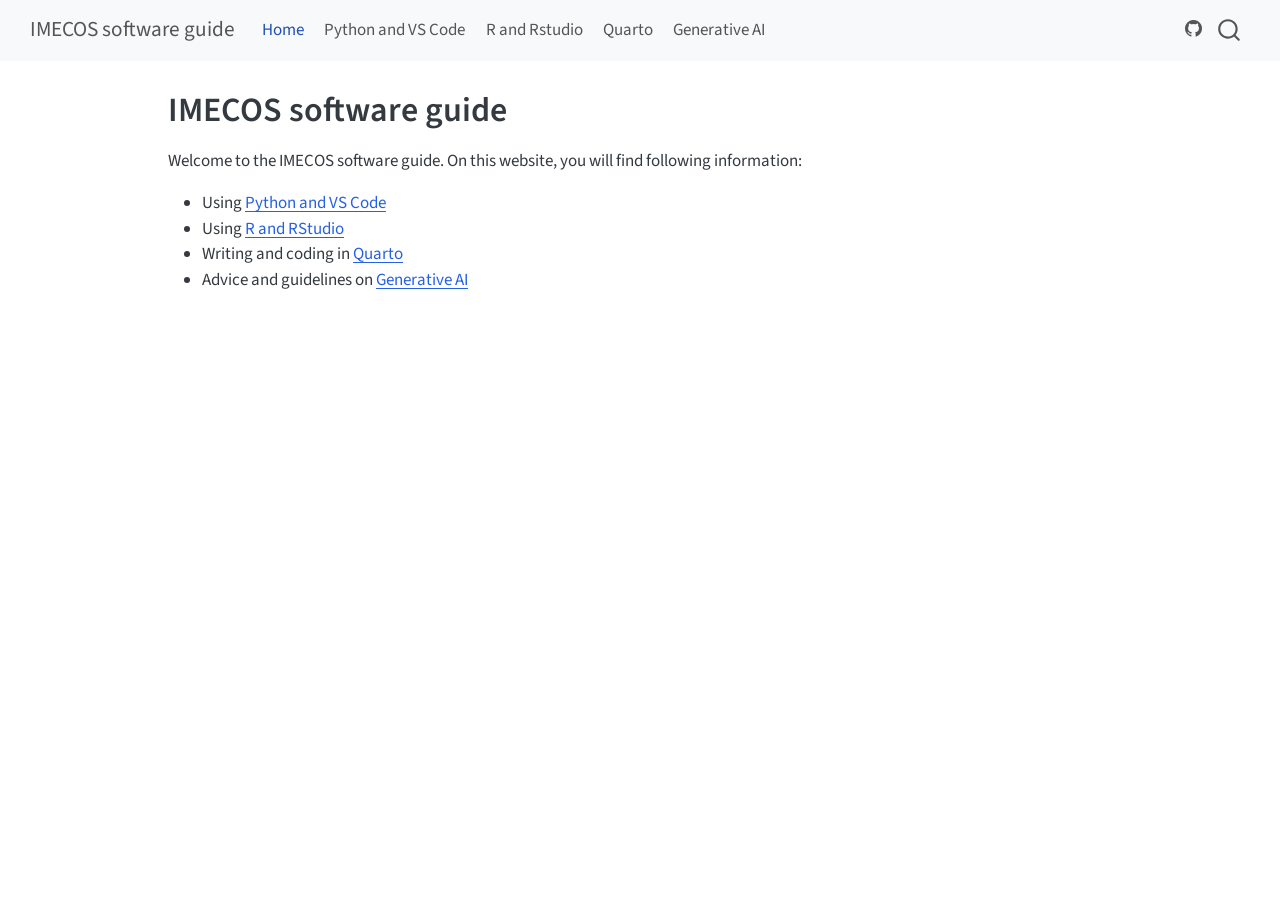
<file: index.html>
<!DOCTYPE html>
<html xmlns="http://www.w3.org/1999/xhtml" lang="en" xml:lang="en"><head>

<meta charset="utf-8">
<meta name="generator" content="quarto-1.10.18">

<meta name="viewport" content="width=device-width, initial-scale=1.0, user-scalable=yes">


<title>IMECOS software guide</title>
<style>
/* Default styles provided by pandoc.
** See https://pandoc.org/MANUAL.html#variables-for-html for config info.
*/
span.smallcaps{font-variant: small-caps;}
div.columns{display: flex; gap: 1.5em;}
div.column{flex: auto;}
@media screen {
div.columns{gap: min(4vw, 1.5em);}
div.column{overflow-x: auto;}
}
div.hanging-indent{margin-left: 1.5em; text-indent: -1.5em;}
ul.task-list{list-style: none;}
ul.task-list li input[type="checkbox"] {
  width: 0.8em;
  margin: 0 0.8em 0.2em -1em; /* quarto-specific, see https://github.com/quarto-dev/quarto-cli/issues/4556 */ 
  vertical-align: middle;
}
</style>


<script src="site_libs/quarto-nav/quarto-nav.js"></script>
<script src="site_libs/quarto-nav/headroom.min.js"></script>
<script src="site_libs/clipboard/clipboard.min.js"></script>
<script src="site_libs/quarto-search/autocomplete.umd.js"></script>
<script src="site_libs/quarto-search/fuse.min.js"></script>
<script src="site_libs/quarto-search/quarto-search.js"></script>
<meta name="quarto:offset" content="./">
<script src="site_libs/quarto-html/quarto.js" type="module"></script>
<script src="site_libs/quarto-html/tabsets/tabsets.js" type="module"></script>
<script src="site_libs/quarto-html/popper.min.js"></script>
<script src="site_libs/quarto-html/tippy.umd.min.js"></script>
<script src="site_libs/quarto-html/anchor.min.js"></script>
<link href="site_libs/quarto-html/tippy.css" rel="stylesheet">
<link href="site_libs/quarto-html/quarto-syntax-highlighting-64a204ab8560d761af7679ceaba22944.css" rel="stylesheet" id="quarto-text-highlighting-styles">
<script src="site_libs/bootstrap/bootstrap.min.js"></script>
<link href="site_libs/bootstrap/bootstrap-icons.css" rel="stylesheet">
<link href="site_libs/bootstrap/bootstrap-7d8f8980687bae4b33d568d349153310.min.css" rel="stylesheet" append-hash="true" id="quarto-bootstrap" data-mode="light">
<script id="quarto-search-options" type="application/json">{
  "location": "navbar",
  "copy-button": false,
  "collapse-after": 3,
  "panel-placement": "end",
  "type": "overlay",
  "limit": 50,
  "keyboard-shortcut": [
    "f",
    "/",
    "s"
  ],
  "show-item-context": false,
  "language": {
    "search-no-results-text": "No results",
    "search-matching-documents-text": "matching documents",
    "search-copy-link-title": "Copy link to search",
    "search-hide-matches-text": "Hide additional matches",
    "search-more-match-text": "more match in this document",
    "search-more-matches-text": "more matches in this document",
    "search-clear-button-title": "Clear",
    "search-text-placeholder": "",
    "search-detached-cancel-button-title": "Cancel",
    "search-submit-button-title": "Submit",
    "search-label": "Search"
  }
}</script>


<link rel="stylesheet" href="styles.css">
</head>

<body class="nav-fixed quarto-light">

<div id="quarto-search-results"></div>
  <header id="quarto-header" class="headroom fixed-top">
    <nav class="navbar navbar-expand-lg " data-bs-theme="dark">
      <div class="navbar-container container-fluid">
      <div class="navbar-brand-container mx-auto">
    <a class="navbar-brand" href="./index.html">
    <span class="navbar-title">IMECOS software guide</span>
    </a>
  </div>
            <div id="quarto-search" class="" title="Search"></div>
          <button class="navbar-toggler" type="button" data-bs-toggle="collapse" data-bs-target="#navbarCollapse" aria-controls="navbarCollapse" role="menu" aria-expanded="false" aria-label="Toggle navigation" onclick="if (window.quartoToggleHeadroom) { window.quartoToggleHeadroom(); }">
  <span class="navbar-toggler-icon"></span>
</button>
          <div class="collapse navbar-collapse" id="navbarCollapse">
            <ul class="navbar-nav navbar-nav-scroll me-auto">
  <li class="nav-item">
    <a class="nav-link active" href="./index.html" aria-current="page"> 
<span class="menu-text">Home</span></a>
  </li>  
  <li class="nav-item">
    <a class="nav-link" href="./python_vs_code.html"> 
<span class="menu-text">Python and VS Code</span></a>
  </li>  
  <li class="nav-item">
    <a class="nav-link" href="./r_rstudio.html"> 
<span class="menu-text">R and Rstudio</span></a>
  </li>  
  <li class="nav-item">
    <a class="nav-link" href="./quarto.html"> 
<span class="menu-text">Quarto</span></a>
  </li>  
  <li class="nav-item">
    <a class="nav-link" href="./genai.html"> 
<span class="menu-text">Generative AI</span></a>
  </li>  
</ul>
          </div> <!-- /navcollapse -->
            <div class="quarto-navbar-tools">
    <a href="https://github.com/olivierbonte/imecos_software_guide" title="" class="quarto-navigation-tool px-1" aria-label=""><i class="bi bi-github"></i></a>
</div>
      </div> <!-- /container-fluid -->
    </nav>
</header>
<!-- content -->
<div id="quarto-content" class="quarto-container page-columns page-rows-contents page-layout-article page-navbar">
<!-- sidebar -->
<!-- margin-sidebar -->
    <div id="quarto-margin-sidebar" class="sidebar margin-sidebar zindex-bottom">
        
    </div>
<!-- main -->
<main class="content" id="quarto-document-content">

<header id="title-block-header" class="quarto-title-block default">
<div class="quarto-title">
<h1 class="title">IMECOS software guide</h1>
</div>



<div class="quarto-title-meta">

    
  
    
  </div>
  


</header>


<p>Welcome to the IMECOS software guide. On this website, you will find following information:</p>
<ul>
<li>Using <a href="./python_vs_code.html">Python and VS Code</a></li>
<li>Using <a href="./r_rstudio.html">R and RStudio</a></li>
<li>Writing and coding in <a href="./quarto.html">Quarto</a></li>
<li>Advice and guidelines on <a href="./genai.html">Generative AI</a></li>
</ul>



</main> <!-- /main -->
<script id="quarto-html-after-body" type="application/javascript">
  window.document.addEventListener("DOMContentLoaded", function (event) {
    const icon = "";
    const anchorJS = new window.AnchorJS();
    anchorJS.options = {
      placement: 'right',
      icon: icon
    };
    anchorJS.add('.anchored');
    const isCodeAnnotation = (el) => {
      for (const clz of el.classList) {
        if (clz.startsWith('code-annotation-')) {                     
          return true;
        }
      }
      return false;
    }
    const onCopySuccess = function(e) {
      // button target
      const button = e.trigger;
      // don't keep focus
      button.blur();
      // flash "checked"
      button.classList.add('code-copy-button-checked');
      var currentTitle = button.getAttribute("title");
      button.setAttribute("title", "Copied!");
      let tooltip;
      if (window.bootstrap) {
        button.setAttribute("data-bs-toggle", "tooltip");
        button.setAttribute("data-bs-placement", "left");
        button.setAttribute("data-bs-title", "Copied!");
        tooltip = new bootstrap.Tooltip(button, 
          { trigger: "manual", 
            customClass: "code-copy-button-tooltip",
            offset: [0, -8]});
        tooltip.show();    
      }
      setTimeout(function() {
        if (tooltip) {
          tooltip.hide();
          button.removeAttribute("data-bs-title");
          button.removeAttribute("data-bs-toggle");
          button.removeAttribute("data-bs-placement");
        }
        button.setAttribute("title", currentTitle);
        button.classList.remove('code-copy-button-checked');
      }, 1000);
      // clear code selection
      e.clearSelection();
    }
    const getTextToCopy = function(trigger) {
      const outerScaffold = trigger.parentElement.cloneNode(true);
      const codeEl = outerScaffold.querySelector('code');
      for (const childEl of codeEl.children) {
        if (isCodeAnnotation(childEl)) {
          childEl.remove();
        }
      }
      return codeEl.innerText;
    }
    const clipboard = new window.ClipboardJS('.code-copy-button:not([data-in-quarto-modal])', {
      text: getTextToCopy
    });
    clipboard.on('success', onCopySuccess);
    if (window.document.getElementById('quarto-embedded-source-code-modal')) {
      const clipboardModal = new window.ClipboardJS('.code-copy-button[data-in-quarto-modal]', {
        text: getTextToCopy,
        container: window.document.getElementById('quarto-embedded-source-code-modal')
      });
      clipboardModal.on('success', onCopySuccess);
    }
      var localhostRegex = new RegExp(/^(?:http|https):\/\/localhost\:?[0-9]*\//);
      var mailtoRegex = new RegExp(/^mailto:/);
        var filterRegex = new RegExp("https:\/\/olivierbonte\.github\.io\/imecos_software_guide\/");
      var isInternal = (href) => {
          return filterRegex.test(href) || localhostRegex.test(href) || mailtoRegex.test(href);
      }
      // Inspect non-navigation links and adorn them if external
     var links = window.document.querySelectorAll('a[href]:not(.nav-link):not(.navbar-brand):not(.toc-action):not(.sidebar-link):not(.sidebar-item-toggle):not(.pagination-link):not(.no-external):not([aria-hidden]):not(.dropdown-item):not(.quarto-navigation-tool):not(.about-link)');
      for (var i=0; i<links.length; i++) {
        const link = links[i];
        if (!isInternal(link.href)) {
          // undo the damage that might have been done by quarto-nav.js in the case of
          // links that we want to consider external
          if (link.dataset.originalHref !== undefined) {
            link.href = link.dataset.originalHref;
          }
        }
      }
    function tippyHover(el, contentFn, onTriggerFn, onUntriggerFn) {
      const config = {
        allowHTML: true,
        maxWidth: 500,
        delay: 100,
        arrow: false,
        appendTo: function(el) {
            return el.parentElement;
        },
        interactive: true,
        interactiveBorder: 10,
        theme: 'quarto',
        placement: 'bottom-start',
      };
      if (contentFn) {
        config.content = contentFn;
      }
      if (onTriggerFn) {
        config.onTrigger = onTriggerFn;
      }
      if (onUntriggerFn) {
        config.onUntrigger = onUntriggerFn;
      }
      window.tippy(el, config); 
    }
    const noterefs = window.document.querySelectorAll('a[role="doc-noteref"]');
    for (var i=0; i<noterefs.length; i++) {
      const ref = noterefs[i];
      tippyHover(ref, function() {
        // use id or data attribute instead here
        let href = ref.getAttribute('data-footnote-href') || ref.getAttribute('href');
        try { href = new URL(href).hash; } catch {}
        const id = href.replace(/^#\/?/, "");
        const note = window.document.getElementById(id);
        if (note) {
          return note.innerHTML;
        } else {
          return "";
        }
      });
    }
    const xrefs = window.document.querySelectorAll('a.quarto-xref');
    const processXRef = (id, note) => {
      // Strip column container classes
      const stripColumnClz = (el) => {
        el.classList.remove("page-full", "page-columns");
        if (el.children) {
          for (const child of el.children) {
            stripColumnClz(child);
          }
        }
      }
      stripColumnClz(note)
      if (id === null || id.startsWith('sec-')) {
        // Special case sections, only their first couple elements
        const container = document.createElement("div");
        if (note.children && note.children.length > 2) {
          container.appendChild(note.children[0].cloneNode(true));
          for (let i = 1; i < note.children.length; i++) {
            const child = note.children[i];
            if (child.tagName === "P" && child.innerText === "") {
              continue;
            } else {
              container.appendChild(child.cloneNode(true));
              break;
            }
          }
          if (window.Quarto?.typesetMath) {
            window.Quarto.typesetMath(container);
          }
          return container.innerHTML
        } else {
          if (window.Quarto?.typesetMath) {
            window.Quarto.typesetMath(note);
          }
          return note.innerHTML;
        }
      } else {
        // Remove any anchor links if they are present
        const anchorLink = note.querySelector('a.anchorjs-link');
        if (anchorLink) {
          anchorLink.remove();
        }
        if (window.Quarto?.typesetMath) {
          window.Quarto.typesetMath(note);
        }
        if (note.classList.contains("callout")) {
          return note.outerHTML;
        } else {
          return note.innerHTML;
        }
      }
    }
    for (var i=0; i<xrefs.length; i++) {
      const xref = xrefs[i];
      tippyHover(xref, undefined, function(instance) {
        instance.disable();
        let url = xref.getAttribute('href');
        let hash = undefined; 
        if (url.startsWith('#')) {
          hash = url;
        } else {
          try { hash = new URL(url).hash; } catch {}
        }
        if (hash) {
          const id = hash.replace(/^#\/?/, "");
          const note = window.document.getElementById(id);
          if (note !== null) {
            try {
              const html = processXRef(id, note.cloneNode(true));
              instance.setContent(html);
            } finally {
              instance.enable();
              instance.show();
            }
          } else {
            // See if we can fetch this
            fetch(url.split('#')[0])
            .then(res => res.text())
            .then(html => {
              const parser = new DOMParser();
              const htmlDoc = parser.parseFromString(html, "text/html");
              const note = htmlDoc.getElementById(id);
              if (note !== null) {
                const html = processXRef(id, note);
                instance.setContent(html);
              } 
            }).finally(() => {
              instance.enable();
              instance.show();
            });
          }
        } else {
          // See if we can fetch a full url (with no hash to target)
          // This is a special case and we should probably do some content thinning / targeting
          fetch(url)
          .then(res => res.text())
          .then(html => {
            const parser = new DOMParser();
            const htmlDoc = parser.parseFromString(html, "text/html");
            const note = htmlDoc.querySelector('main.content');
            if (note !== null) {
              // This should only happen for chapter cross references
              // (since there is no id in the URL)
              // remove the first header
              if (note.children.length > 0 && note.children[0].tagName === "HEADER") {
                note.children[0].remove();
              }
              const html = processXRef(null, note);
              instance.setContent(html);
            } 
          }).finally(() => {
            instance.enable();
            instance.show();
          });
        }
      }, function(instance) {
      });
    }
        let selectedAnnoteEl;
        const selectorForAnnotation = ( cell, annotation) => {
          let cellAttr = 'data-code-cell="' + cell + '"';
          let lineAttr = 'data-code-annotation="' +  annotation + '"';
          const selector = 'span[' + cellAttr + '][' + lineAttr + ']';
          return selector;
        }
        const selectCodeLines = (annoteEl) => {
          const doc = window.document;
          const targetCell = annoteEl.getAttribute("data-target-cell");
          const targetAnnotation = annoteEl.getAttribute("data-target-annotation");
          const annoteSpan = window.document.querySelector(selectorForAnnotation(targetCell, targetAnnotation));
          const lines = annoteSpan.getAttribute("data-code-lines").split(",");
          const lineIds = lines.map((line) => {
            return targetCell + "-" + line;
          })
          let top = null;
          let height = null;
          let parent = null;
          if (lineIds.length > 0) {
              //compute the position of the single el (top and bottom and make a div)
              const el = window.document.getElementById(lineIds[0]);
              top = el.offsetTop;
              height = el.offsetHeight;
              parent = el.parentElement.parentElement;
            if (lineIds.length > 1) {
              const lastEl = window.document.getElementById(lineIds[lineIds.length - 1]);
              const bottom = lastEl.offsetTop + lastEl.offsetHeight;
              height = bottom - top;
            }
            if (top !== null && height !== null && parent !== null) {
              // cook up a div (if necessary) and position it 
              let div = window.document.getElementById("code-annotation-line-highlight");
              if (div === null) {
                div = window.document.createElement("div");
                div.setAttribute("id", "code-annotation-line-highlight");
                div.style.position = 'absolute';
                parent.appendChild(div);
              }
              div.style.top = top - 2 + "px";
              div.style.height = height + 4 + "px";
              div.style.left = 0;
              let gutterDiv = window.document.getElementById("code-annotation-line-highlight-gutter");
              if (gutterDiv === null) {
                gutterDiv = window.document.createElement("div");
                gutterDiv.setAttribute("id", "code-annotation-line-highlight-gutter");
                gutterDiv.style.position = 'absolute';
                const codeCell = window.document.getElementById(targetCell);
                const gutter = codeCell.querySelector('.code-annotation-gutter');
                gutter.appendChild(gutterDiv);
              }
              gutterDiv.style.top = top - 2 + "px";
              gutterDiv.style.height = height + 4 + "px";
            }
            selectedAnnoteEl = annoteEl;
          }
        };
        const unselectCodeLines = () => {
          const elementsIds = ["code-annotation-line-highlight", "code-annotation-line-highlight-gutter"];
          elementsIds.forEach((elId) => {
            const div = window.document.getElementById(elId);
            if (div) {
              div.remove();
            }
          });
          selectedAnnoteEl = undefined;
        };
          // Handle positioning of the toggle
      window.addEventListener(
        "resize",
        throttle(() => {
          elRect = undefined;
          if (selectedAnnoteEl) {
            selectCodeLines(selectedAnnoteEl);
          }
        }, 10)
      );
      function throttle(fn, ms) {
      let throttle = false;
      let timer;
        return (...args) => {
          if(!throttle) { // first call gets through
              fn.apply(this, args);
              throttle = true;
          } else { // all the others get throttled
              if(timer) clearTimeout(timer); // cancel #2
              timer = setTimeout(() => {
                fn.apply(this, args);
                timer = throttle = false;
              }, ms);
          }
        };
      }
        // Attach click handler to the DT
        const annoteDls = window.document.querySelectorAll('dt[data-target-cell]');
        for (const annoteDlNode of annoteDls) {
          annoteDlNode.addEventListener('click', (event) => {
            const clickedEl = event.target;
            if (clickedEl !== selectedAnnoteEl) {
              unselectCodeLines();
              const activeEl = window.document.querySelector('dt[data-target-cell].code-annotation-active');
              if (activeEl) {
                activeEl.classList.remove('code-annotation-active');
              }
              selectCodeLines(clickedEl);
              clickedEl.classList.add('code-annotation-active');
            } else {
              // Unselect the line
              unselectCodeLines();
              clickedEl.classList.remove('code-annotation-active');
            }
          });
        }
    const findCites = (el) => {
      const parentEl = el.parentElement;
      if (parentEl) {
        const cites = parentEl.dataset.cites;
        if (cites) {
          return {
            el,
            cites: cites.split(' ')
          };
        } else {
          return findCites(el.parentElement)
        }
      } else {
        return undefined;
      }
    };
    var bibliorefs = window.document.querySelectorAll('a[role="doc-biblioref"]');
    for (var i=0; i<bibliorefs.length; i++) {
      const ref = bibliorefs[i];
      const citeInfo = findCites(ref);
      if (citeInfo) {
        tippyHover(citeInfo.el, function() {
          var popup = window.document.createElement('div');
          citeInfo.cites.forEach(function(cite) {
            var citeDiv = window.document.createElement('div');
            citeDiv.classList.add('hanging-indent');
            citeDiv.classList.add('csl-entry');
            var biblioDiv = window.document.getElementById('ref-' + cite);
            if (biblioDiv) {
              citeDiv.innerHTML = biblioDiv.innerHTML;
            }
            popup.appendChild(citeDiv);
          });
          return popup.innerHTML;
        });
      }
    }
  });
  </script>
</div> <!-- /content -->




</body></html>
</file>
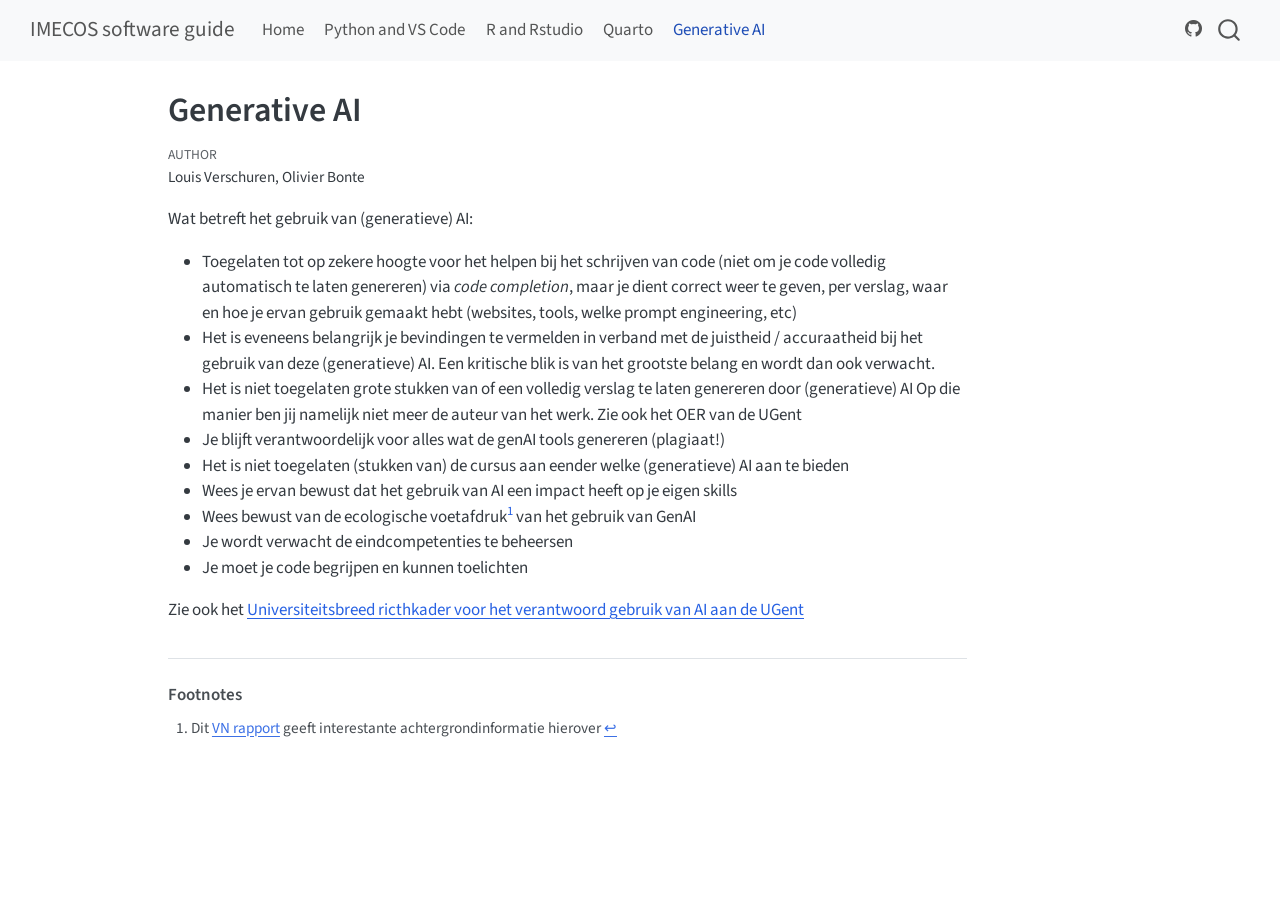
<file: genai.html>
<!DOCTYPE html>
<html xmlns="http://www.w3.org/1999/xhtml" lang="en" xml:lang="en"><head>

<meta charset="utf-8">
<meta name="generator" content="quarto-1.10.18">

<meta name="viewport" content="width=device-width, initial-scale=1.0, user-scalable=yes">

<meta name="author" content="Louis Verschuren, Olivier Bonte">

<title>Generative AI – IMECOS software guide</title>
<style>
/* Default styles provided by pandoc.
** See https://pandoc.org/MANUAL.html#variables-for-html for config info.
*/
span.smallcaps{font-variant: small-caps;}
div.columns{display: flex; gap: 1.5em;}
div.column{flex: auto;}
@media screen {
div.columns{gap: min(4vw, 1.5em);}
div.column{overflow-x: auto;}
}
div.hanging-indent{margin-left: 1.5em; text-indent: -1.5em;}
ul.task-list{list-style: none;}
ul.task-list li input[type="checkbox"] {
  width: 0.8em;
  margin: 0 0.8em 0.2em -1em; /* quarto-specific, see https://github.com/quarto-dev/quarto-cli/issues/4556 */ 
  vertical-align: middle;
}
</style>


<script src="site_libs/quarto-nav/quarto-nav.js"></script>
<script src="site_libs/quarto-nav/headroom.min.js"></script>
<script src="site_libs/clipboard/clipboard.min.js"></script>
<script src="site_libs/quarto-search/autocomplete.umd.js"></script>
<script src="site_libs/quarto-search/fuse.min.js"></script>
<script src="site_libs/quarto-search/quarto-search.js"></script>
<meta name="quarto:offset" content="./">
<script src="site_libs/quarto-html/quarto.js" type="module"></script>
<script src="site_libs/quarto-html/tabsets/tabsets.js" type="module"></script>
<script src="site_libs/quarto-html/popper.min.js"></script>
<script src="site_libs/quarto-html/tippy.umd.min.js"></script>
<script src="site_libs/quarto-html/anchor.min.js"></script>
<link href="site_libs/quarto-html/tippy.css" rel="stylesheet">
<link href="site_libs/quarto-html/quarto-syntax-highlighting-64a204ab8560d761af7679ceaba22944.css" rel="stylesheet" id="quarto-text-highlighting-styles">
<script src="site_libs/bootstrap/bootstrap.min.js"></script>
<link href="site_libs/bootstrap/bootstrap-icons.css" rel="stylesheet">
<link href="site_libs/bootstrap/bootstrap-7d8f8980687bae4b33d568d349153310.min.css" rel="stylesheet" append-hash="true" id="quarto-bootstrap" data-mode="light">
<script id="quarto-search-options" type="application/json">{
  "location": "navbar",
  "copy-button": false,
  "collapse-after": 3,
  "panel-placement": "end",
  "type": "overlay",
  "limit": 50,
  "keyboard-shortcut": [
    "f",
    "/",
    "s"
  ],
  "show-item-context": false,
  "language": {
    "search-no-results-text": "No results",
    "search-matching-documents-text": "matching documents",
    "search-copy-link-title": "Copy link to search",
    "search-hide-matches-text": "Hide additional matches",
    "search-more-match-text": "more match in this document",
    "search-more-matches-text": "more matches in this document",
    "search-clear-button-title": "Clear",
    "search-text-placeholder": "",
    "search-detached-cancel-button-title": "Cancel",
    "search-submit-button-title": "Submit",
    "search-label": "Search"
  }
}</script>


<link rel="stylesheet" href="styles.css">
</head>

<body class="nav-fixed quarto-light">

<div id="quarto-search-results"></div>
  <header id="quarto-header" class="headroom fixed-top">
    <nav class="navbar navbar-expand-lg " data-bs-theme="dark">
      <div class="navbar-container container-fluid">
      <div class="navbar-brand-container mx-auto">
    <a class="navbar-brand" href="./index.html">
    <span class="navbar-title">IMECOS software guide</span>
    </a>
  </div>
            <div id="quarto-search" class="" title="Search"></div>
          <button class="navbar-toggler" type="button" data-bs-toggle="collapse" data-bs-target="#navbarCollapse" aria-controls="navbarCollapse" role="menu" aria-expanded="false" aria-label="Toggle navigation" onclick="if (window.quartoToggleHeadroom) { window.quartoToggleHeadroom(); }">
  <span class="navbar-toggler-icon"></span>
</button>
          <div class="collapse navbar-collapse" id="navbarCollapse">
            <ul class="navbar-nav navbar-nav-scroll me-auto">
  <li class="nav-item">
    <a class="nav-link" href="./index.html"> 
<span class="menu-text">Home</span></a>
  </li>  
  <li class="nav-item">
    <a class="nav-link" href="./python_vs_code.html"> 
<span class="menu-text">Python and VS Code</span></a>
  </li>  
  <li class="nav-item">
    <a class="nav-link" href="./r_rstudio.html"> 
<span class="menu-text">R and Rstudio</span></a>
  </li>  
  <li class="nav-item">
    <a class="nav-link" href="./quarto.html"> 
<span class="menu-text">Quarto</span></a>
  </li>  
  <li class="nav-item">
    <a class="nav-link active" href="./genai.html" aria-current="page"> 
<span class="menu-text">Generative AI</span></a>
  </li>  
</ul>
          </div> <!-- /navcollapse -->
            <div class="quarto-navbar-tools">
    <a href="https://github.com/olivierbonte/imecos_software_guide" title="" class="quarto-navigation-tool px-1" aria-label=""><i class="bi bi-github"></i></a>
</div>
      </div> <!-- /container-fluid -->
    </nav>
</header>
<!-- content -->
<div id="quarto-content" class="quarto-container page-columns page-rows-contents page-layout-article page-navbar">
<!-- sidebar -->
<!-- margin-sidebar -->
    <div id="quarto-margin-sidebar" class="sidebar margin-sidebar zindex-bottom">
        
    </div>
<!-- main -->
<main class="content" id="quarto-document-content">

<header id="title-block-header" class="quarto-title-block default">
<div class="quarto-title">
<h1 class="title">Generative AI</h1>
</div>



<div class="quarto-title-meta">

    <div>
    <div class="quarto-title-meta-heading">Author</div>
    <div class="quarto-title-meta-contents">
             <p>Louis Verschuren, Olivier Bonte </p>
          </div>
  </div>
    
  
    
  </div>
  


</header>


<p>Wat betreft het gebruik van (generatieve) AI:</p>
<ul>
<li>Toegelaten tot op zekere hoogte voor het helpen bij het schrijven van code (niet om je code volledig automatisch te laten genereren) via <em>code completion</em>, maar je dient correct weer te geven, per verslag, waar en hoe je ervan gebruik gemaakt hebt (websites, tools, welke prompt engineering, etc)</li>
<li>Het is eveneens belangrijk je bevindingen te vermelden in verband met de juistheid / accuraatheid bij het gebruik van deze (generatieve) AI. Een kritische blik is van het grootste belang en wordt dan ook verwacht.</li>
<li>Het is niet toegelaten grote stukken van of een volledig verslag te laten genereren door (generatieve) AI Op die manier ben jij namelijk niet meer de auteur van het werk. Zie ook het OER van de UGent</li>
<li>Je blijft verantwoordelijk voor alles wat de genAI tools genereren (plagiaat!)</li>
<li>Het is niet toegelaten (stukken van) de cursus aan eender welke (generatieve) AI aan te bieden</li>
<li>Wees je ervan bewust dat het gebruik van AI een impact heeft op je eigen skills</li>
<li>Wees bewust van de ecologische voetafdruk<a href="#fn1" class="footnote-ref" id="fnref1" role="doc-noteref"><sup>1</sup></a> van het gebruik van GenAI</li>
<li>Je wordt verwacht de eindcompetenties te beheersen</li>
<li>Je moet je code begrijpen en kunnen toelichten</li>
</ul>
<p>Zie ook het <a href="https://www.ugent.be/nl/univgent/missie/genai/richtkader-verantwoord-ai-gebruik">Universiteitsbreed ricthkader voor het verantwoord gebruik van AI aan de UGent</a></p>




<div id="quarto-appendix" class="default"><section id="footnotes" class="footnotes footnotes-end-of-document" role="doc-endnotes"><h2 class="anchored quarto-appendix-heading">Footnotes</h2>

<ol>
<li id="fn1"><p>Dit <a href="https://doi.org/10.53328/INR26RMA002">VN rapport</a> geeft interestante achtergrondinformatie hierover<a href="#fnref1" class="footnote-back" role="doc-backlink">↩︎</a></p></li>
</ol>
</section></div></main> <!-- /main -->
<script id="quarto-html-after-body" type="application/javascript">
  window.document.addEventListener("DOMContentLoaded", function (event) {
    const icon = "";
    const anchorJS = new window.AnchorJS();
    anchorJS.options = {
      placement: 'right',
      icon: icon
    };
    anchorJS.add('.anchored');
    const isCodeAnnotation = (el) => {
      for (const clz of el.classList) {
        if (clz.startsWith('code-annotation-')) {                     
          return true;
        }
      }
      return false;
    }
    const onCopySuccess = function(e) {
      // button target
      const button = e.trigger;
      // don't keep focus
      button.blur();
      // flash "checked"
      button.classList.add('code-copy-button-checked');
      var currentTitle = button.getAttribute("title");
      button.setAttribute("title", "Copied!");
      let tooltip;
      if (window.bootstrap) {
        button.setAttribute("data-bs-toggle", "tooltip");
        button.setAttribute("data-bs-placement", "left");
        button.setAttribute("data-bs-title", "Copied!");
        tooltip = new bootstrap.Tooltip(button, 
          { trigger: "manual", 
            customClass: "code-copy-button-tooltip",
            offset: [0, -8]});
        tooltip.show();    
      }
      setTimeout(function() {
        if (tooltip) {
          tooltip.hide();
          button.removeAttribute("data-bs-title");
          button.removeAttribute("data-bs-toggle");
          button.removeAttribute("data-bs-placement");
        }
        button.setAttribute("title", currentTitle);
        button.classList.remove('code-copy-button-checked');
      }, 1000);
      // clear code selection
      e.clearSelection();
    }
    const getTextToCopy = function(trigger) {
      const outerScaffold = trigger.parentElement.cloneNode(true);
      const codeEl = outerScaffold.querySelector('code');
      for (const childEl of codeEl.children) {
        if (isCodeAnnotation(childEl)) {
          childEl.remove();
        }
      }
      return codeEl.innerText;
    }
    const clipboard = new window.ClipboardJS('.code-copy-button:not([data-in-quarto-modal])', {
      text: getTextToCopy
    });
    clipboard.on('success', onCopySuccess);
    if (window.document.getElementById('quarto-embedded-source-code-modal')) {
      const clipboardModal = new window.ClipboardJS('.code-copy-button[data-in-quarto-modal]', {
        text: getTextToCopy,
        container: window.document.getElementById('quarto-embedded-source-code-modal')
      });
      clipboardModal.on('success', onCopySuccess);
    }
      var localhostRegex = new RegExp(/^(?:http|https):\/\/localhost\:?[0-9]*\//);
      var mailtoRegex = new RegExp(/^mailto:/);
        var filterRegex = new RegExp("https:\/\/olivierbonte\.github\.io\/imecos_software_guide\/");
      var isInternal = (href) => {
          return filterRegex.test(href) || localhostRegex.test(href) || mailtoRegex.test(href);
      }
      // Inspect non-navigation links and adorn them if external
     var links = window.document.querySelectorAll('a[href]:not(.nav-link):not(.navbar-brand):not(.toc-action):not(.sidebar-link):not(.sidebar-item-toggle):not(.pagination-link):not(.no-external):not([aria-hidden]):not(.dropdown-item):not(.quarto-navigation-tool):not(.about-link)');
      for (var i=0; i<links.length; i++) {
        const link = links[i];
        if (!isInternal(link.href)) {
          // undo the damage that might have been done by quarto-nav.js in the case of
          // links that we want to consider external
          if (link.dataset.originalHref !== undefined) {
            link.href = link.dataset.originalHref;
          }
        }
      }
    function tippyHover(el, contentFn, onTriggerFn, onUntriggerFn) {
      const config = {
        allowHTML: true,
        maxWidth: 500,
        delay: 100,
        arrow: false,
        appendTo: function(el) {
            return el.parentElement;
        },
        interactive: true,
        interactiveBorder: 10,
        theme: 'quarto',
        placement: 'bottom-start',
      };
      if (contentFn) {
        config.content = contentFn;
      }
      if (onTriggerFn) {
        config.onTrigger = onTriggerFn;
      }
      if (onUntriggerFn) {
        config.onUntrigger = onUntriggerFn;
      }
      window.tippy(el, config); 
    }
    const noterefs = window.document.querySelectorAll('a[role="doc-noteref"]');
    for (var i=0; i<noterefs.length; i++) {
      const ref = noterefs[i];
      tippyHover(ref, function() {
        // use id or data attribute instead here
        let href = ref.getAttribute('data-footnote-href') || ref.getAttribute('href');
        try { href = new URL(href).hash; } catch {}
        const id = href.replace(/^#\/?/, "");
        const note = window.document.getElementById(id);
        if (note) {
          return note.innerHTML;
        } else {
          return "";
        }
      });
    }
    const xrefs = window.document.querySelectorAll('a.quarto-xref');
    const processXRef = (id, note) => {
      // Strip column container classes
      const stripColumnClz = (el) => {
        el.classList.remove("page-full", "page-columns");
        if (el.children) {
          for (const child of el.children) {
            stripColumnClz(child);
          }
        }
      }
      stripColumnClz(note)
      if (id === null || id.startsWith('sec-')) {
        // Special case sections, only their first couple elements
        const container = document.createElement("div");
        if (note.children && note.children.length > 2) {
          container.appendChild(note.children[0].cloneNode(true));
          for (let i = 1; i < note.children.length; i++) {
            const child = note.children[i];
            if (child.tagName === "P" && child.innerText === "") {
              continue;
            } else {
              container.appendChild(child.cloneNode(true));
              break;
            }
          }
          if (window.Quarto?.typesetMath) {
            window.Quarto.typesetMath(container);
          }
          return container.innerHTML
        } else {
          if (window.Quarto?.typesetMath) {
            window.Quarto.typesetMath(note);
          }
          return note.innerHTML;
        }
      } else {
        // Remove any anchor links if they are present
        const anchorLink = note.querySelector('a.anchorjs-link');
        if (anchorLink) {
          anchorLink.remove();
        }
        if (window.Quarto?.typesetMath) {
          window.Quarto.typesetMath(note);
        }
        if (note.classList.contains("callout")) {
          return note.outerHTML;
        } else {
          return note.innerHTML;
        }
      }
    }
    for (var i=0; i<xrefs.length; i++) {
      const xref = xrefs[i];
      tippyHover(xref, undefined, function(instance) {
        instance.disable();
        let url = xref.getAttribute('href');
        let hash = undefined; 
        if (url.startsWith('#')) {
          hash = url;
        } else {
          try { hash = new URL(url).hash; } catch {}
        }
        if (hash) {
          const id = hash.replace(/^#\/?/, "");
          const note = window.document.getElementById(id);
          if (note !== null) {
            try {
              const html = processXRef(id, note.cloneNode(true));
              instance.setContent(html);
            } finally {
              instance.enable();
              instance.show();
            }
          } else {
            // See if we can fetch this
            fetch(url.split('#')[0])
            .then(res => res.text())
            .then(html => {
              const parser = new DOMParser();
              const htmlDoc = parser.parseFromString(html, "text/html");
              const note = htmlDoc.getElementById(id);
              if (note !== null) {
                const html = processXRef(id, note);
                instance.setContent(html);
              } 
            }).finally(() => {
              instance.enable();
              instance.show();
            });
          }
        } else {
          // See if we can fetch a full url (with no hash to target)
          // This is a special case and we should probably do some content thinning / targeting
          fetch(url)
          .then(res => res.text())
          .then(html => {
            const parser = new DOMParser();
            const htmlDoc = parser.parseFromString(html, "text/html");
            const note = htmlDoc.querySelector('main.content');
            if (note !== null) {
              // This should only happen for chapter cross references
              // (since there is no id in the URL)
              // remove the first header
              if (note.children.length > 0 && note.children[0].tagName === "HEADER") {
                note.children[0].remove();
              }
              const html = processXRef(null, note);
              instance.setContent(html);
            } 
          }).finally(() => {
            instance.enable();
            instance.show();
          });
        }
      }, function(instance) {
      });
    }
        let selectedAnnoteEl;
        const selectorForAnnotation = ( cell, annotation) => {
          let cellAttr = 'data-code-cell="' + cell + '"';
          let lineAttr = 'data-code-annotation="' +  annotation + '"';
          const selector = 'span[' + cellAttr + '][' + lineAttr + ']';
          return selector;
        }
        const selectCodeLines = (annoteEl) => {
          const doc = window.document;
          const targetCell = annoteEl.getAttribute("data-target-cell");
          const targetAnnotation = annoteEl.getAttribute("data-target-annotation");
          const annoteSpan = window.document.querySelector(selectorForAnnotation(targetCell, targetAnnotation));
          const lines = annoteSpan.getAttribute("data-code-lines").split(",");
          const lineIds = lines.map((line) => {
            return targetCell + "-" + line;
          })
          let top = null;
          let height = null;
          let parent = null;
          if (lineIds.length > 0) {
              //compute the position of the single el (top and bottom and make a div)
              const el = window.document.getElementById(lineIds[0]);
              top = el.offsetTop;
              height = el.offsetHeight;
              parent = el.parentElement.parentElement;
            if (lineIds.length > 1) {
              const lastEl = window.document.getElementById(lineIds[lineIds.length - 1]);
              const bottom = lastEl.offsetTop + lastEl.offsetHeight;
              height = bottom - top;
            }
            if (top !== null && height !== null && parent !== null) {
              // cook up a div (if necessary) and position it 
              let div = window.document.getElementById("code-annotation-line-highlight");
              if (div === null) {
                div = window.document.createElement("div");
                div.setAttribute("id", "code-annotation-line-highlight");
                div.style.position = 'absolute';
                parent.appendChild(div);
              }
              div.style.top = top - 2 + "px";
              div.style.height = height + 4 + "px";
              div.style.left = 0;
              let gutterDiv = window.document.getElementById("code-annotation-line-highlight-gutter");
              if (gutterDiv === null) {
                gutterDiv = window.document.createElement("div");
                gutterDiv.setAttribute("id", "code-annotation-line-highlight-gutter");
                gutterDiv.style.position = 'absolute';
                const codeCell = window.document.getElementById(targetCell);
                const gutter = codeCell.querySelector('.code-annotation-gutter');
                gutter.appendChild(gutterDiv);
              }
              gutterDiv.style.top = top - 2 + "px";
              gutterDiv.style.height = height + 4 + "px";
            }
            selectedAnnoteEl = annoteEl;
          }
        };
        const unselectCodeLines = () => {
          const elementsIds = ["code-annotation-line-highlight", "code-annotation-line-highlight-gutter"];
          elementsIds.forEach((elId) => {
            const div = window.document.getElementById(elId);
            if (div) {
              div.remove();
            }
          });
          selectedAnnoteEl = undefined;
        };
          // Handle positioning of the toggle
      window.addEventListener(
        "resize",
        throttle(() => {
          elRect = undefined;
          if (selectedAnnoteEl) {
            selectCodeLines(selectedAnnoteEl);
          }
        }, 10)
      );
      function throttle(fn, ms) {
      let throttle = false;
      let timer;
        return (...args) => {
          if(!throttle) { // first call gets through
              fn.apply(this, args);
              throttle = true;
          } else { // all the others get throttled
              if(timer) clearTimeout(timer); // cancel #2
              timer = setTimeout(() => {
                fn.apply(this, args);
                timer = throttle = false;
              }, ms);
          }
        };
      }
        // Attach click handler to the DT
        const annoteDls = window.document.querySelectorAll('dt[data-target-cell]');
        for (const annoteDlNode of annoteDls) {
          annoteDlNode.addEventListener('click', (event) => {
            const clickedEl = event.target;
            if (clickedEl !== selectedAnnoteEl) {
              unselectCodeLines();
              const activeEl = window.document.querySelector('dt[data-target-cell].code-annotation-active');
              if (activeEl) {
                activeEl.classList.remove('code-annotation-active');
              }
              selectCodeLines(clickedEl);
              clickedEl.classList.add('code-annotation-active');
            } else {
              // Unselect the line
              unselectCodeLines();
              clickedEl.classList.remove('code-annotation-active');
            }
          });
        }
    const findCites = (el) => {
      const parentEl = el.parentElement;
      if (parentEl) {
        const cites = parentEl.dataset.cites;
        if (cites) {
          return {
            el,
            cites: cites.split(' ')
          };
        } else {
          return findCites(el.parentElement)
        }
      } else {
        return undefined;
      }
    };
    var bibliorefs = window.document.querySelectorAll('a[role="doc-biblioref"]');
    for (var i=0; i<bibliorefs.length; i++) {
      const ref = bibliorefs[i];
      const citeInfo = findCites(ref);
      if (citeInfo) {
        tippyHover(citeInfo.el, function() {
          var popup = window.document.createElement('div');
          citeInfo.cites.forEach(function(cite) {
            var citeDiv = window.document.createElement('div');
            citeDiv.classList.add('hanging-indent');
            citeDiv.classList.add('csl-entry');
            var biblioDiv = window.document.getElementById('ref-' + cite);
            if (biblioDiv) {
              citeDiv.innerHTML = biblioDiv.innerHTML;
            }
            popup.appendChild(citeDiv);
          });
          return popup.innerHTML;
        });
      }
    }
  });
  </script>
</div> <!-- /content -->




</body></html>
</file>
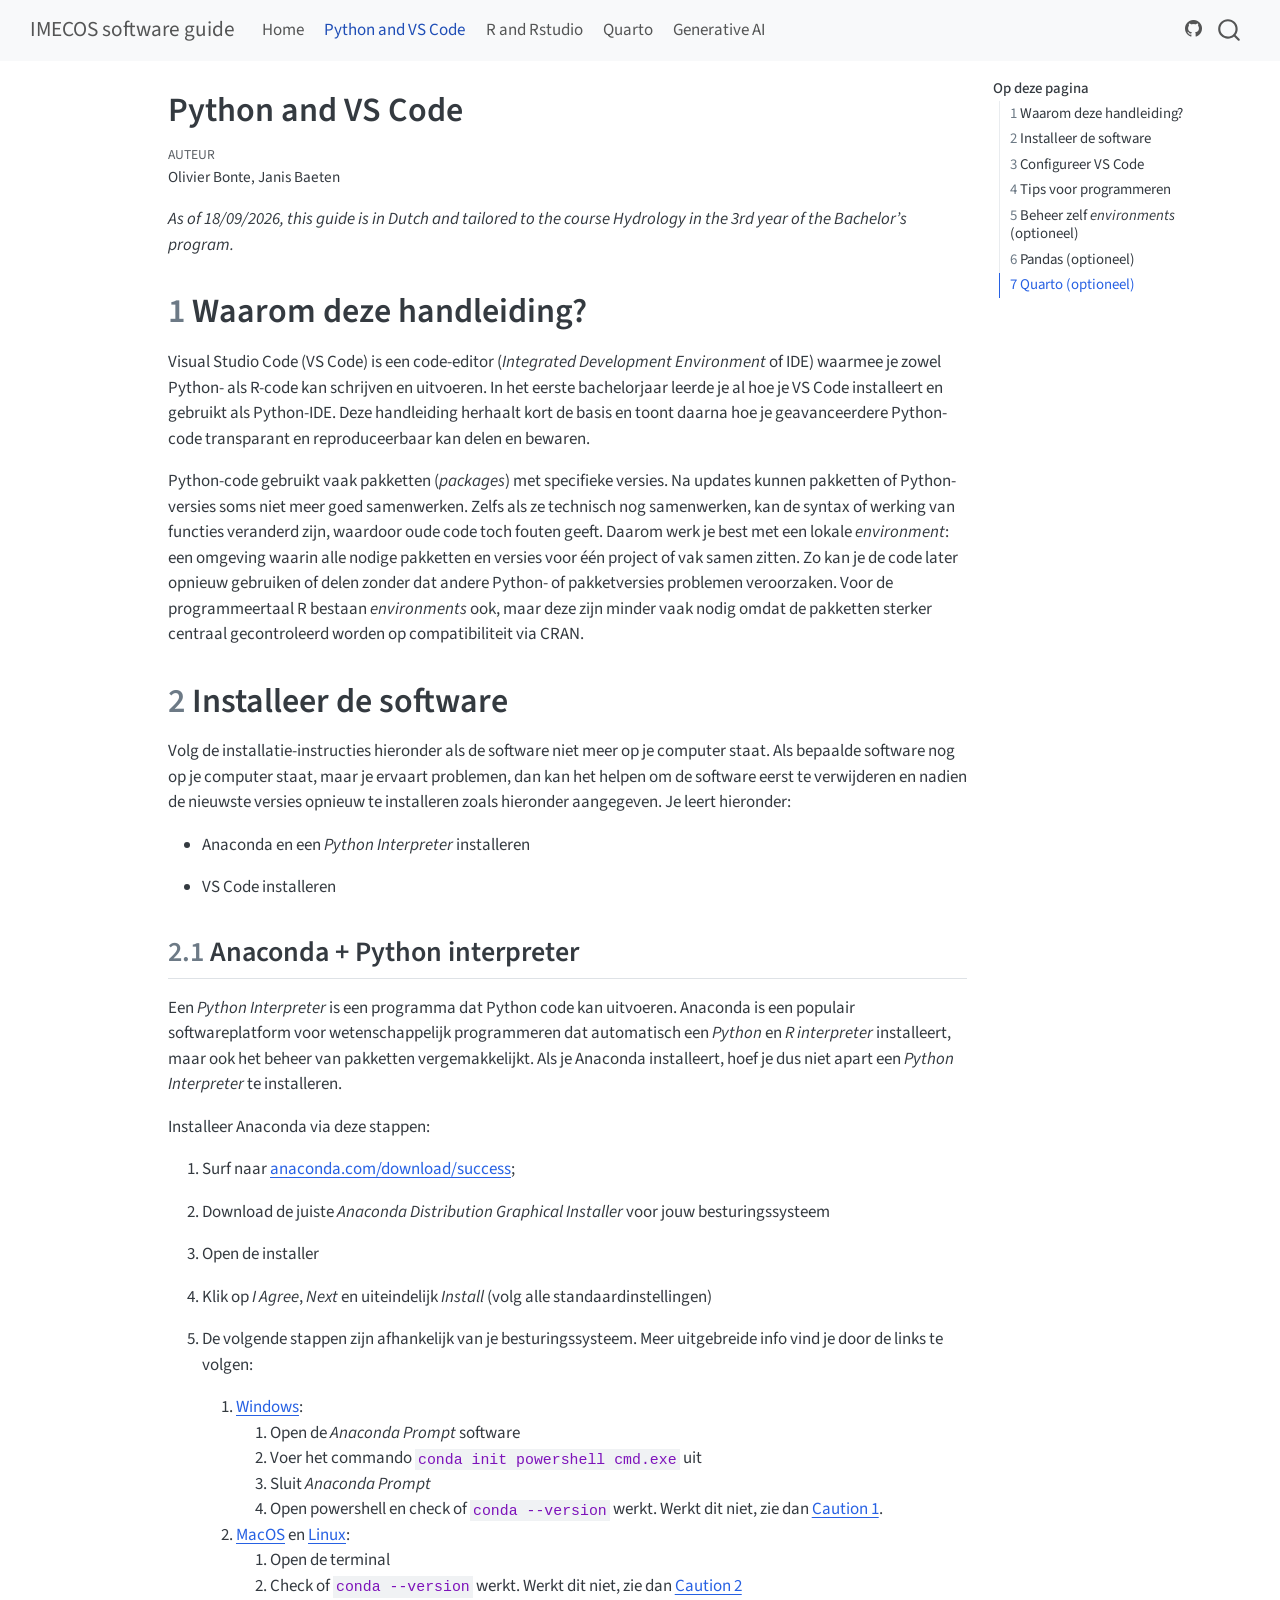
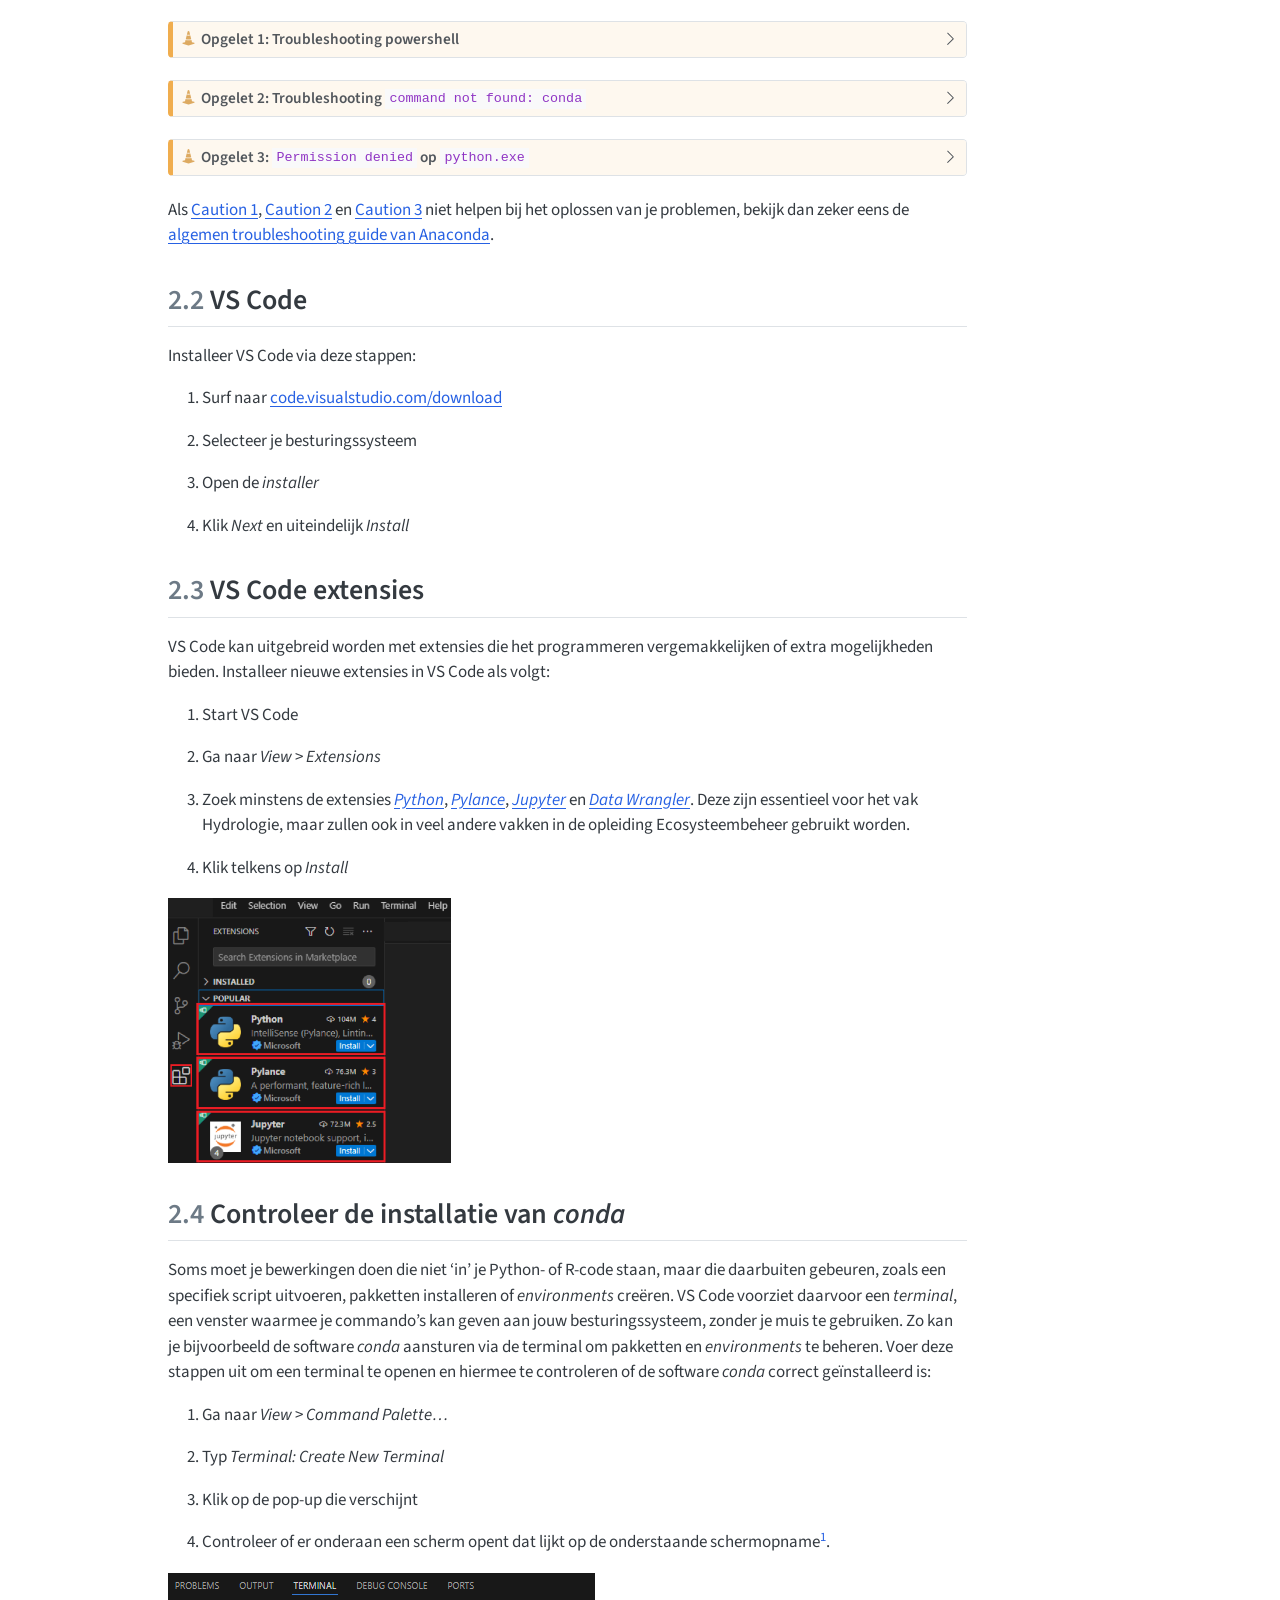
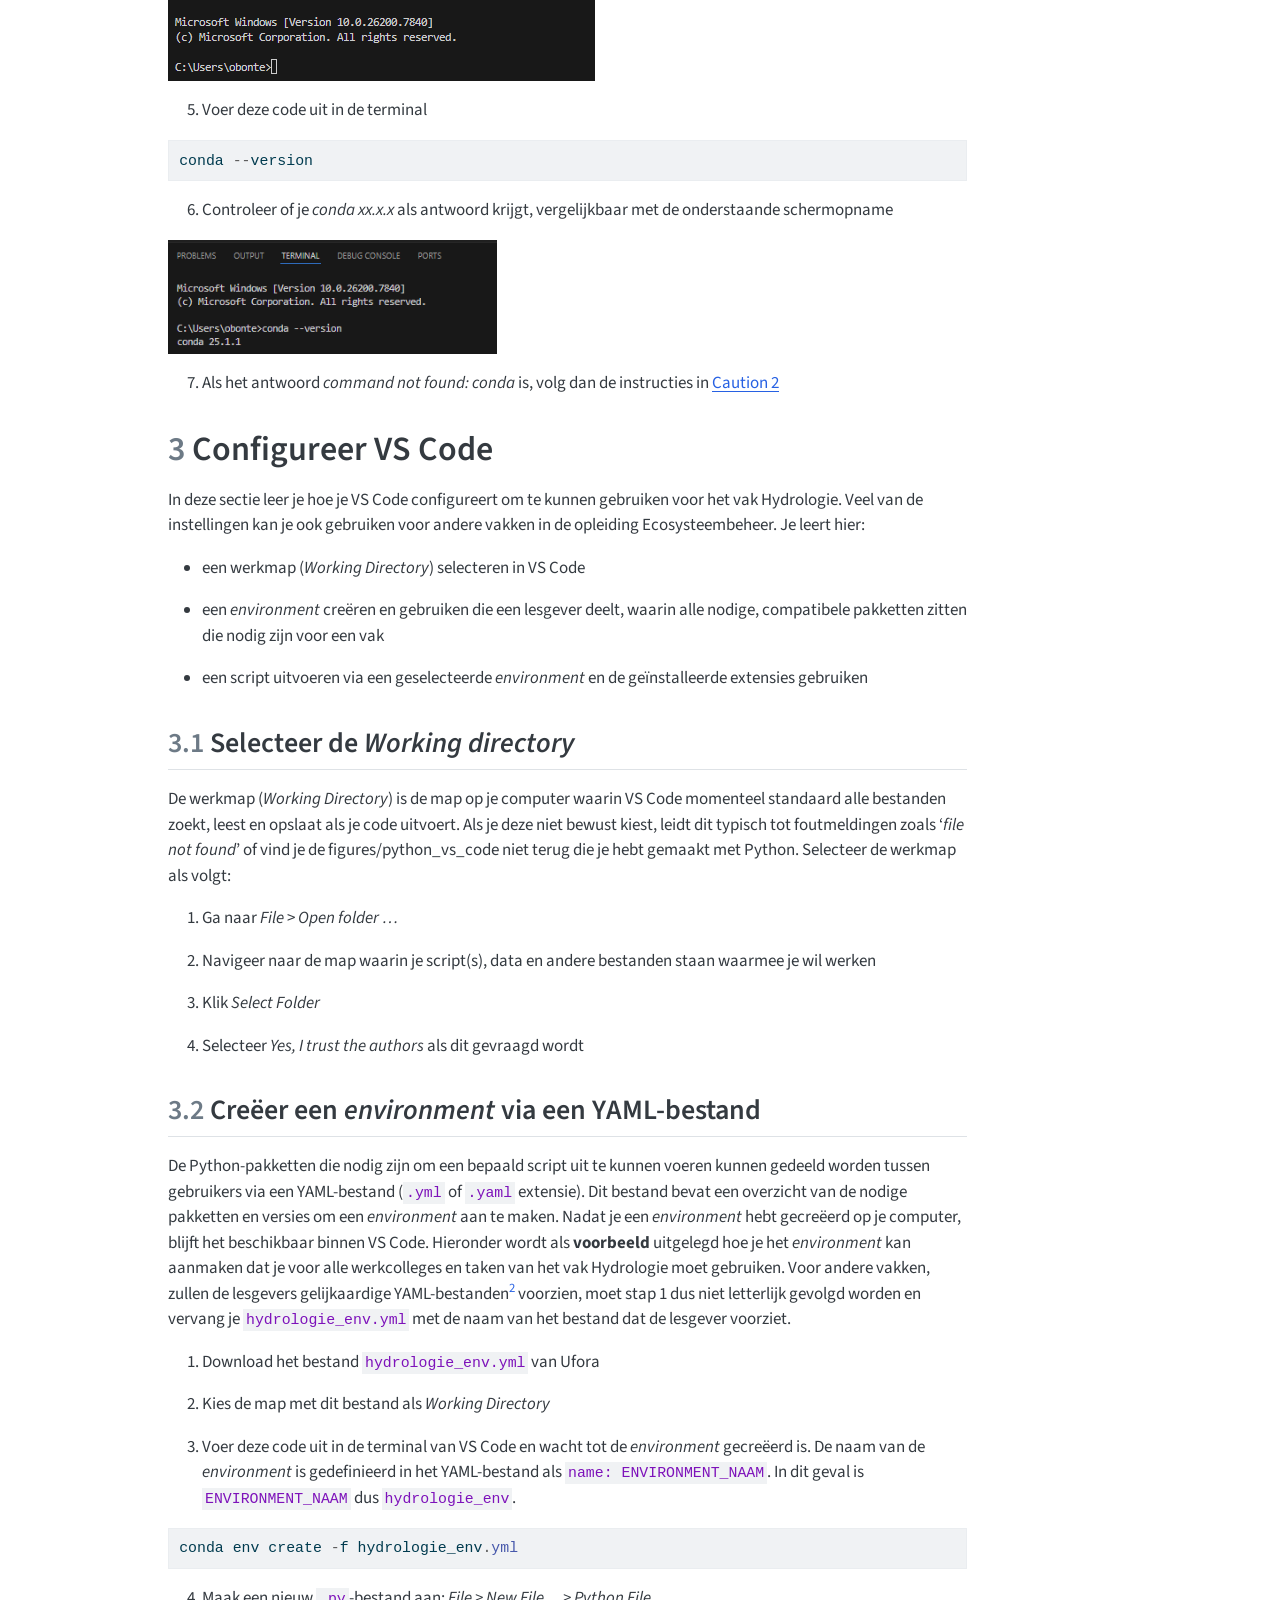
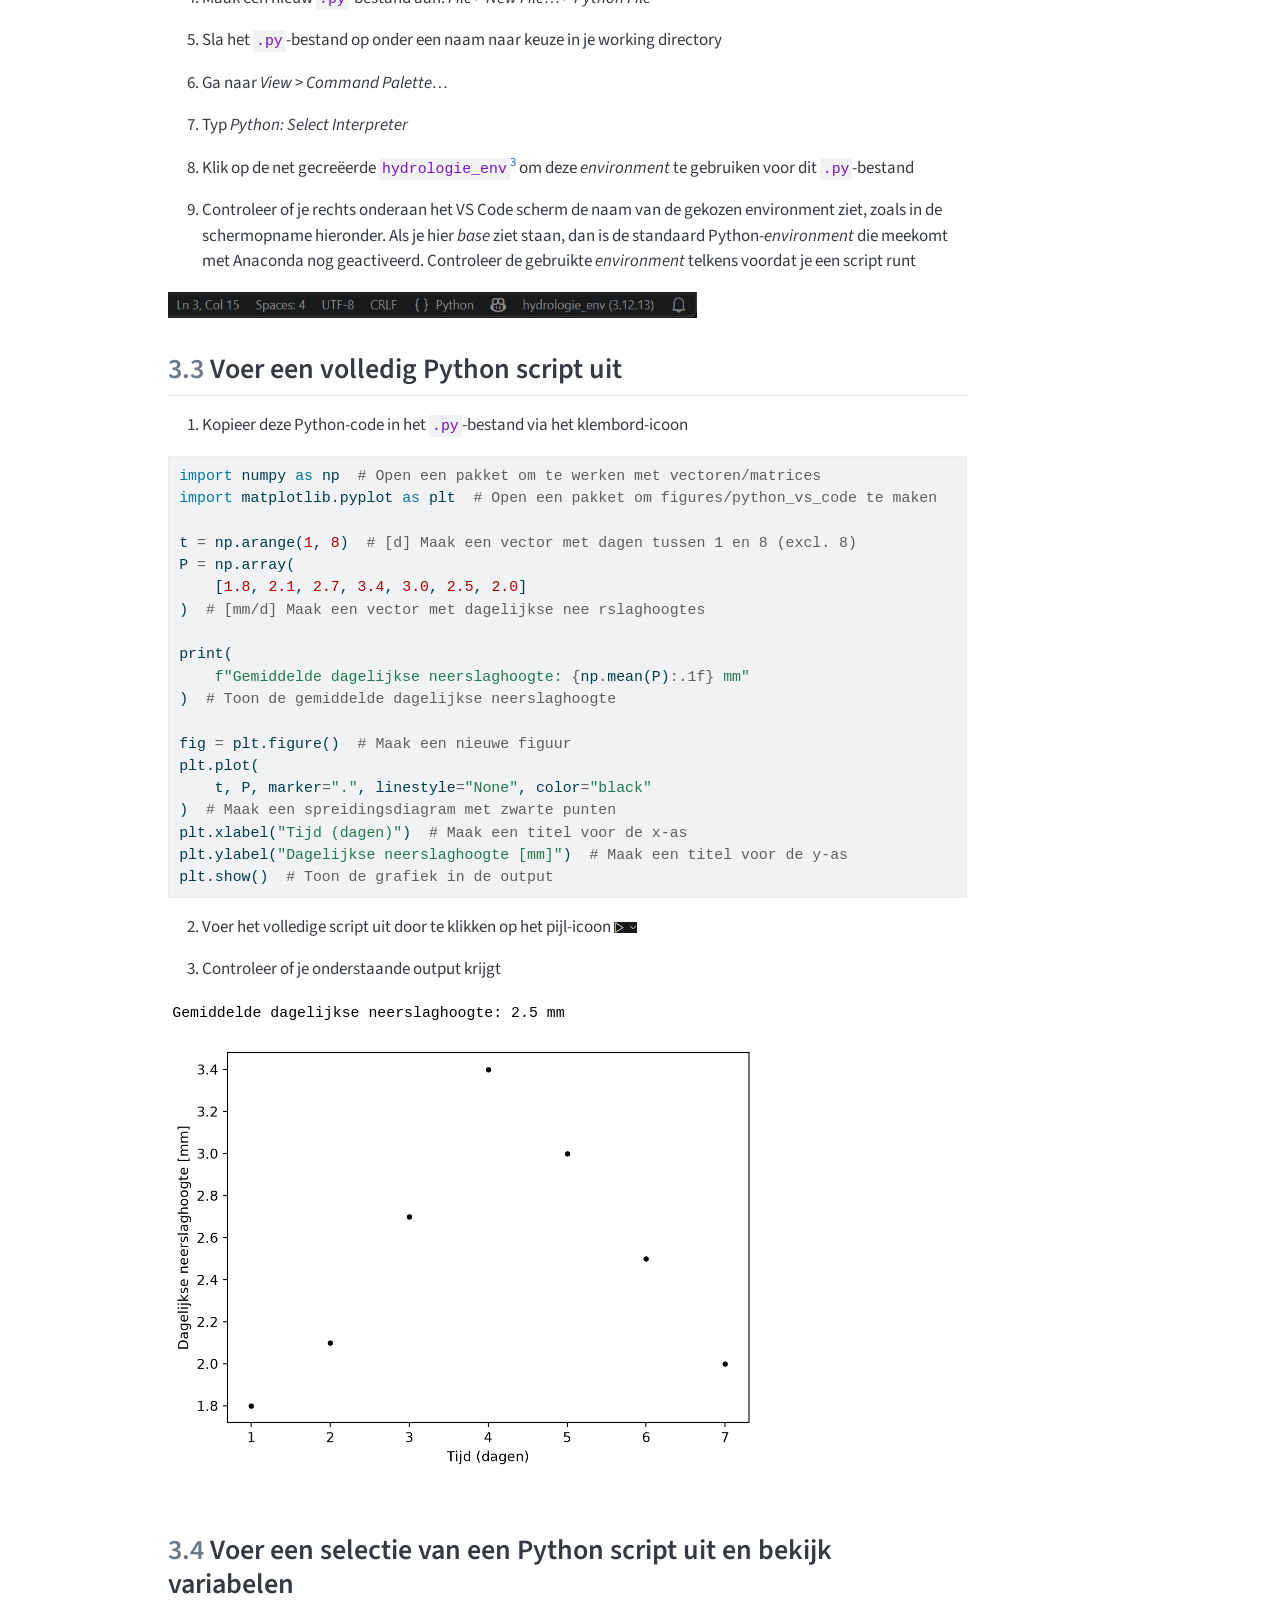
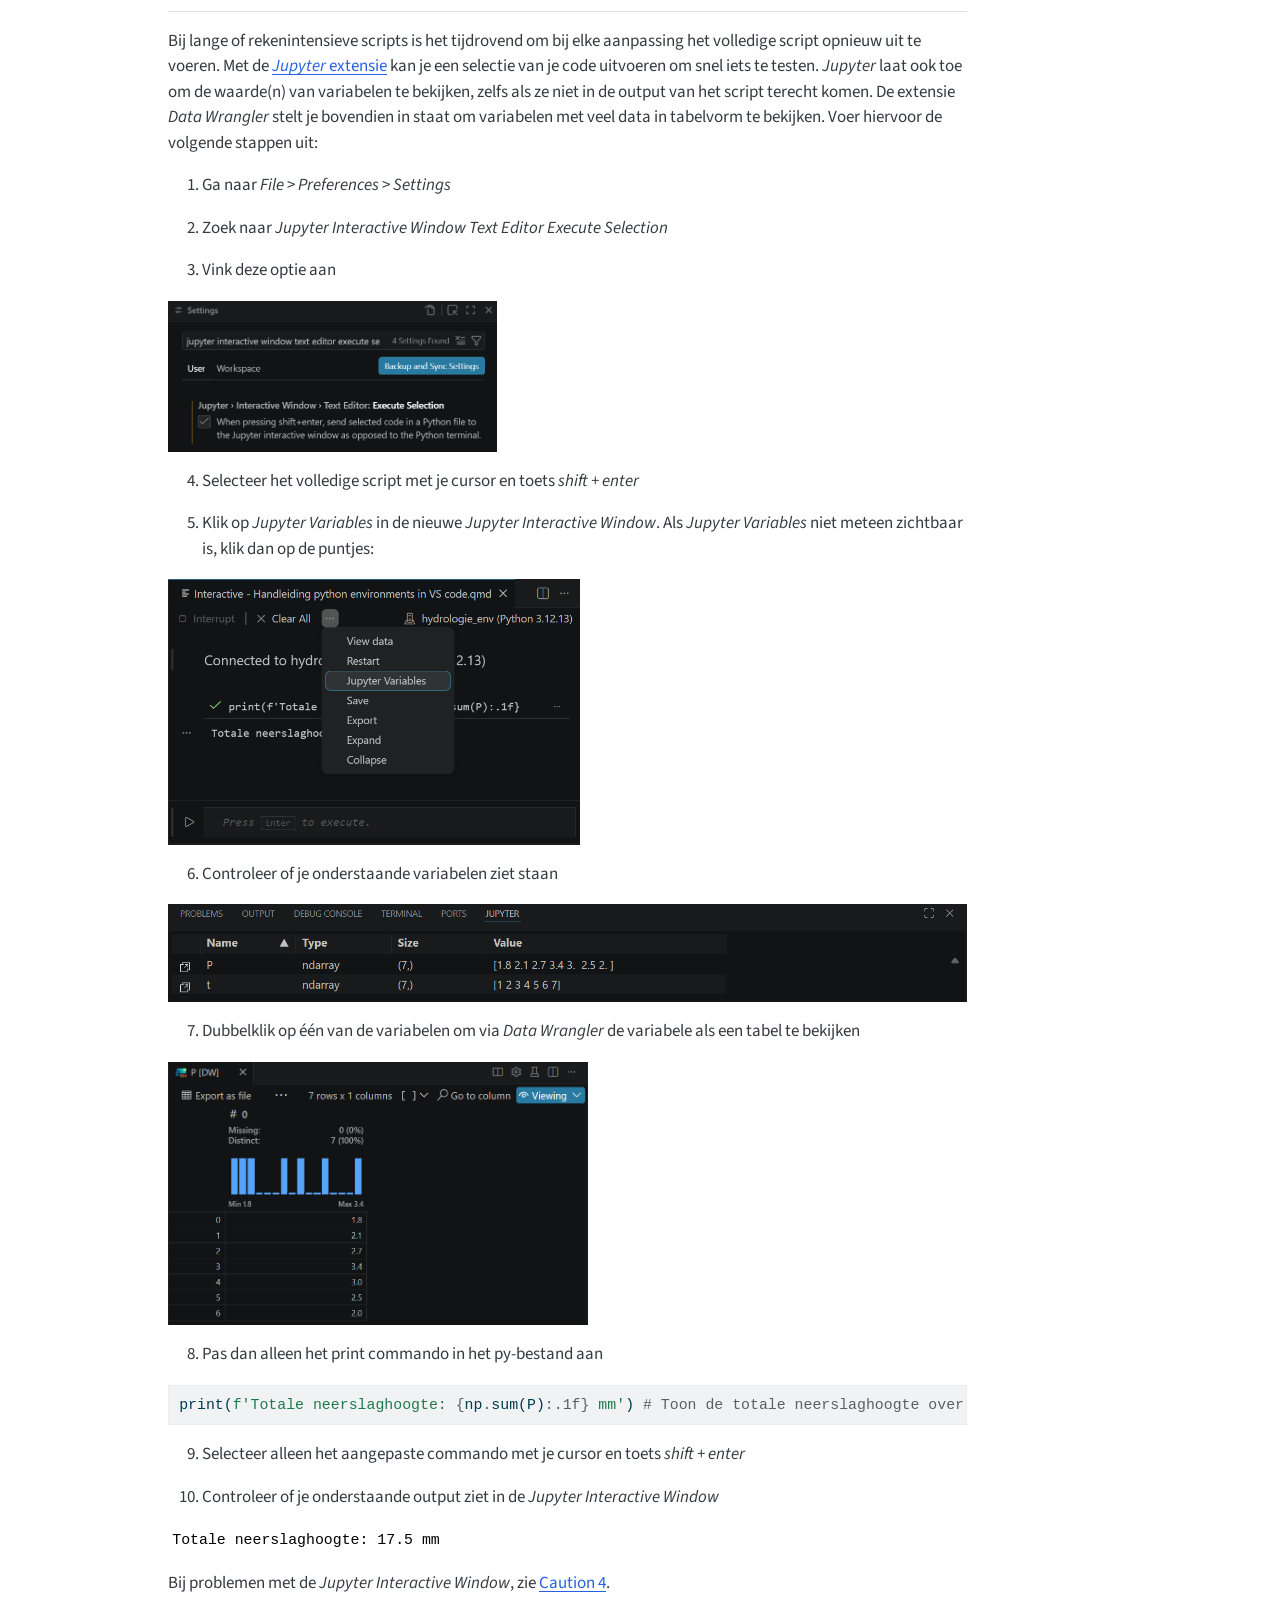
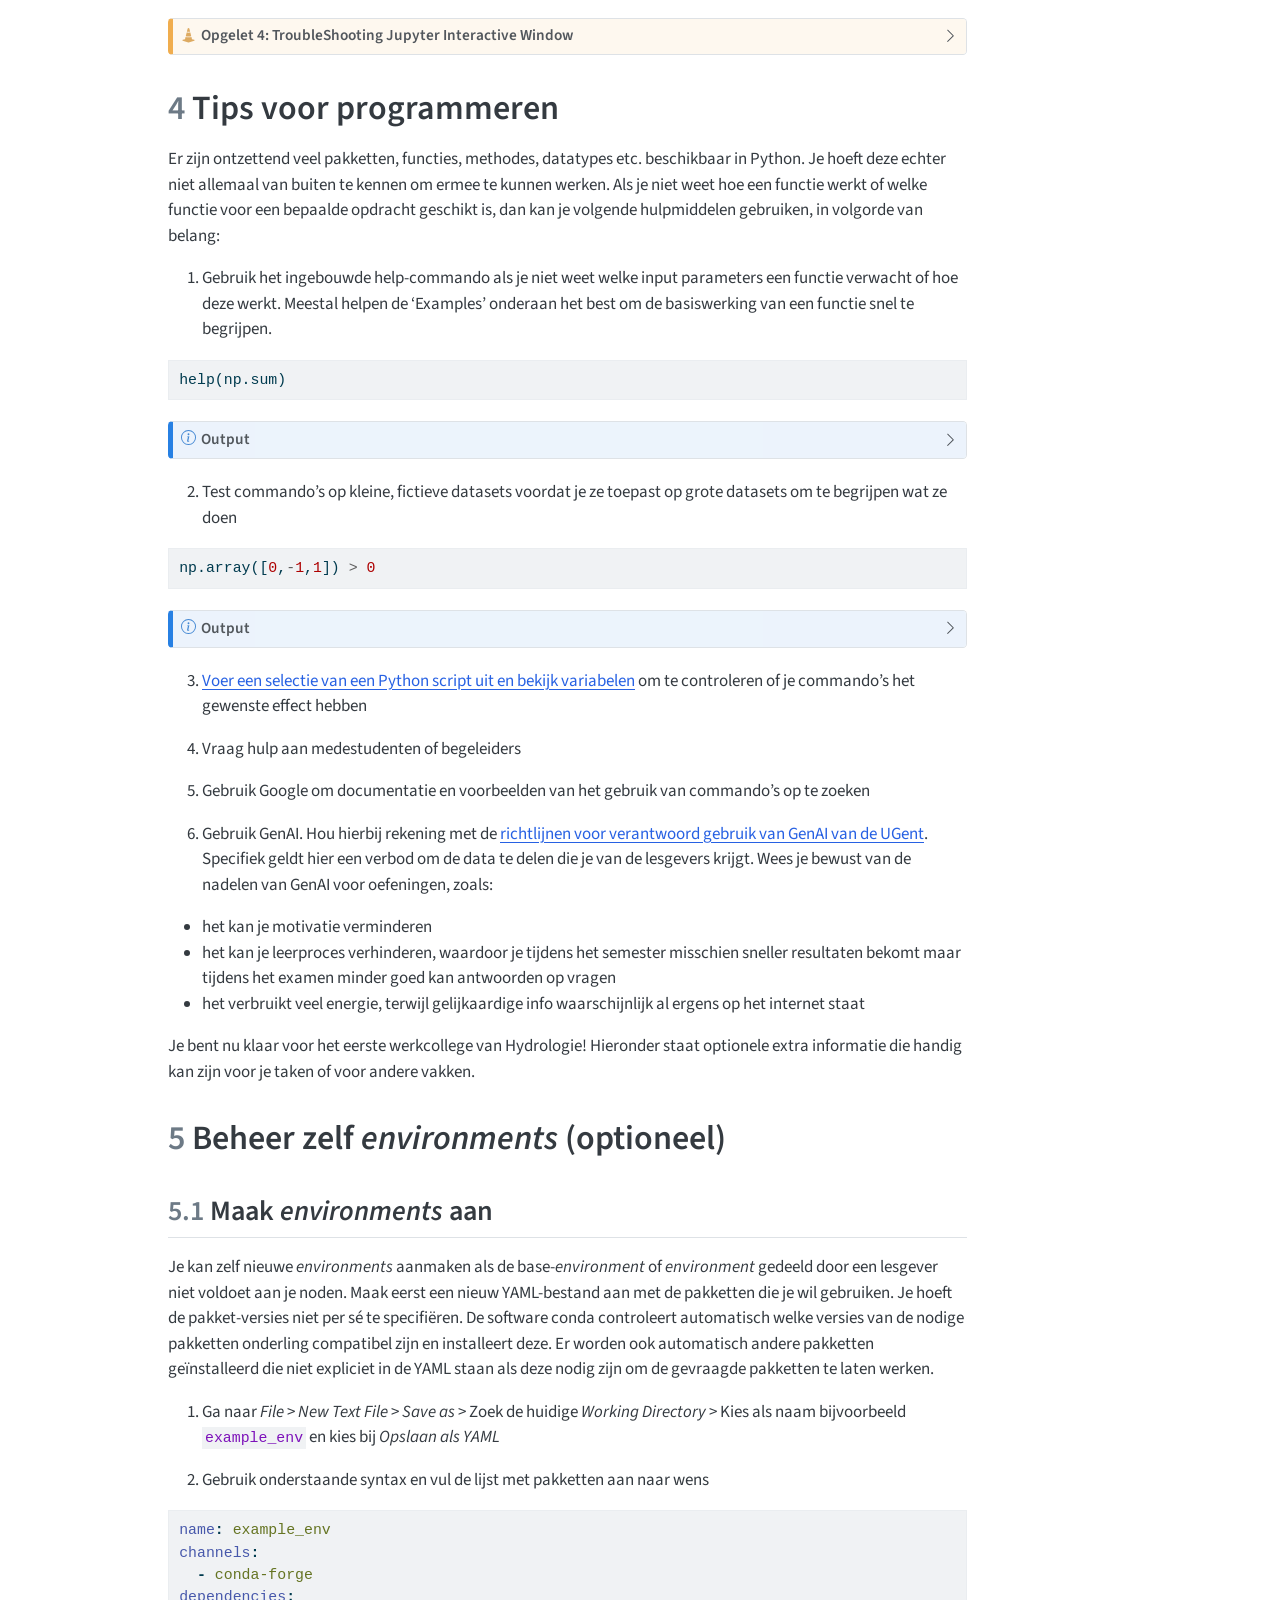
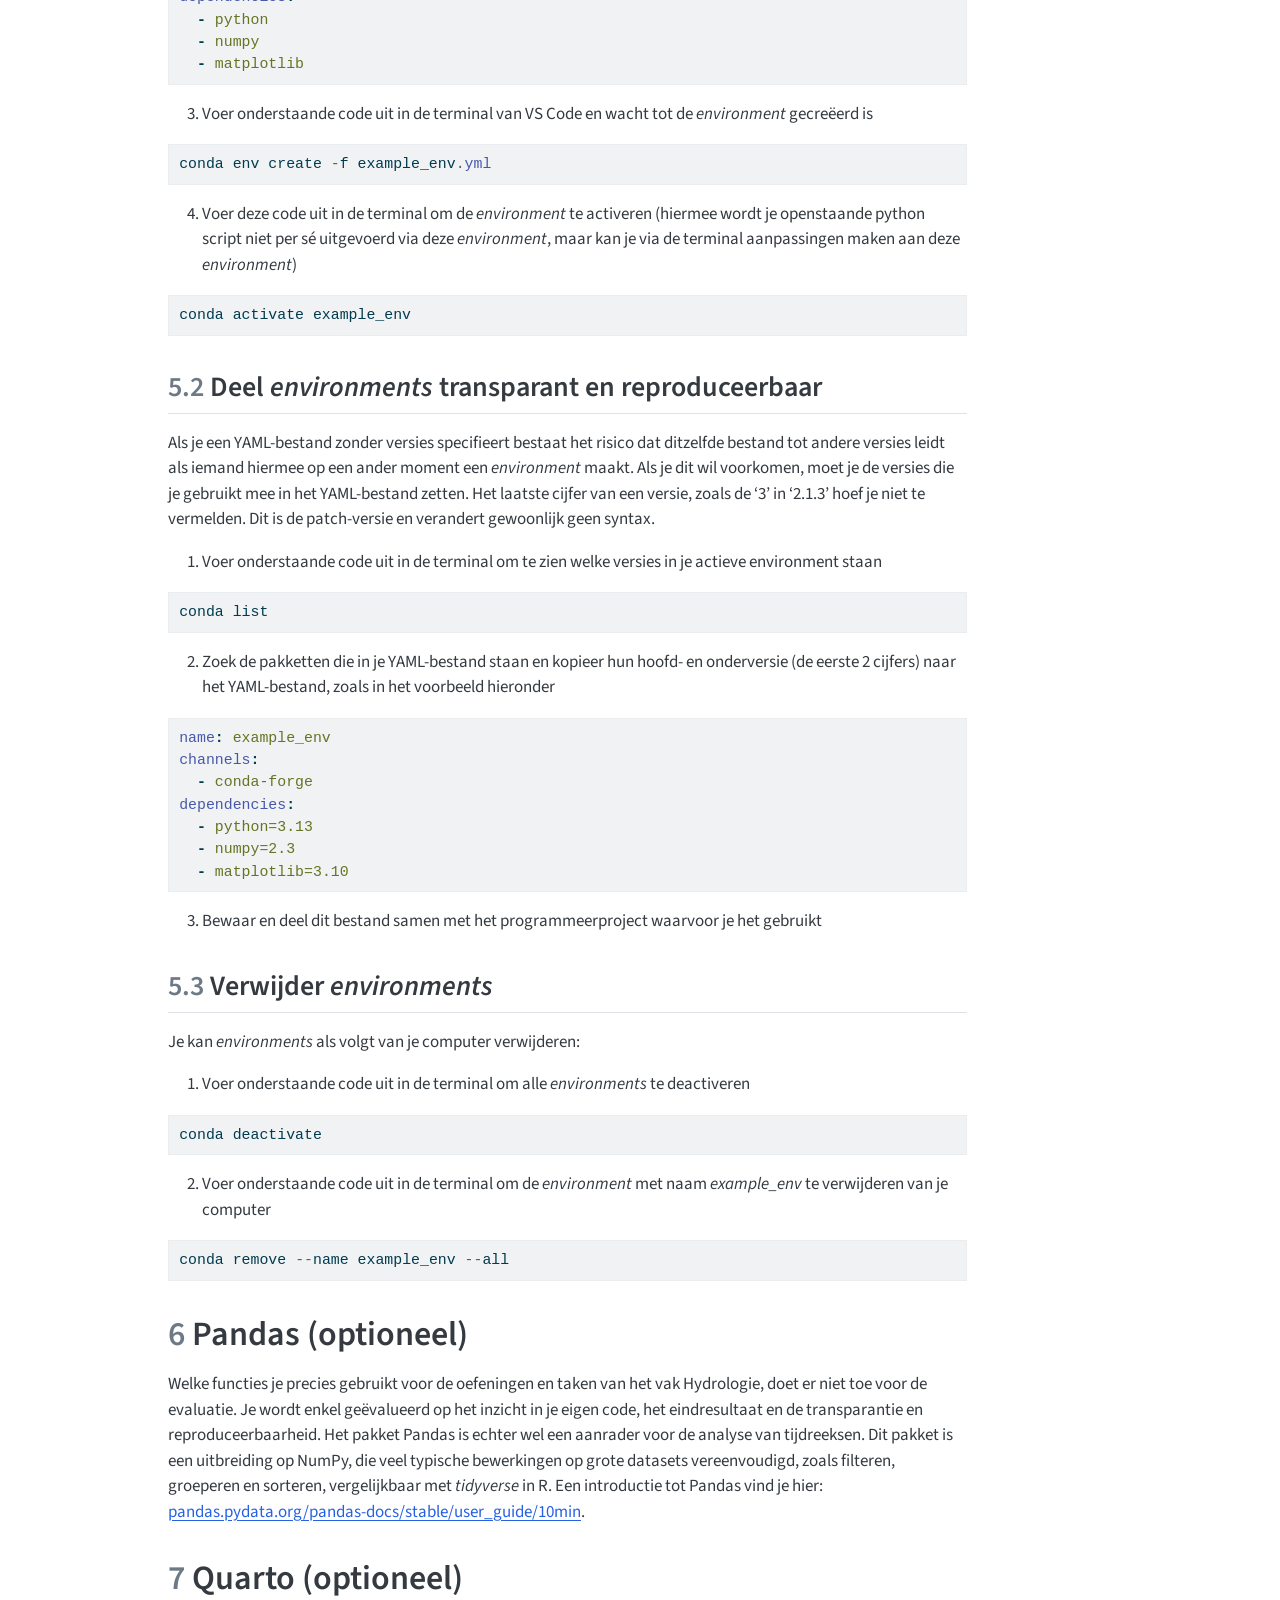
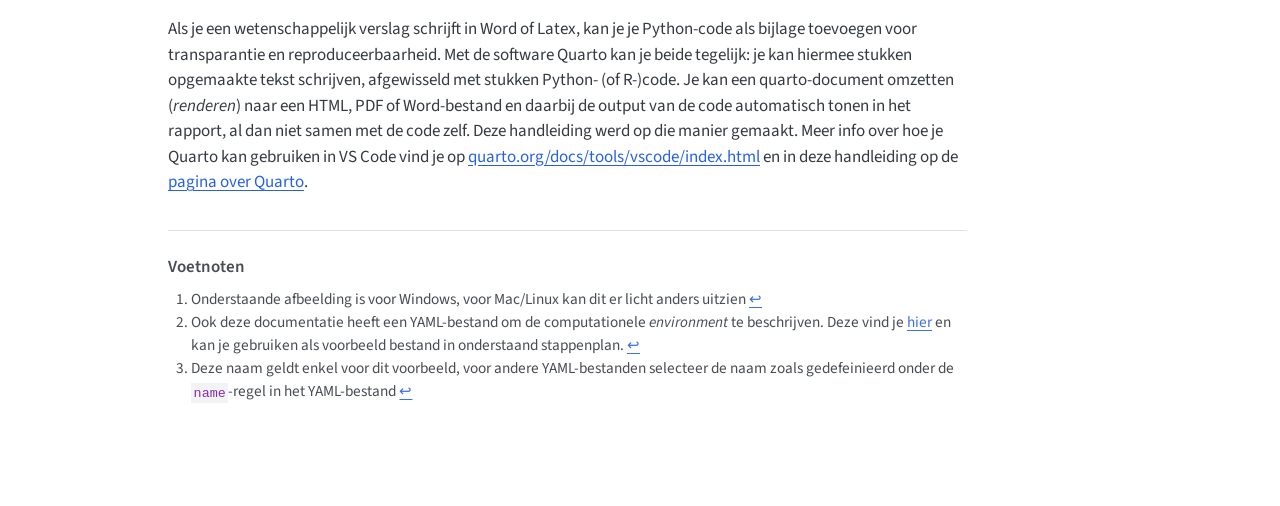
<file: python_vs_code.html>
<!DOCTYPE html>
<html xmlns="http://www.w3.org/1999/xhtml" lang="nl" xml:lang="nl"><head>

<meta charset="utf-8">
<meta name="generator" content="quarto-1.10.18">

<meta name="viewport" content="width=device-width, initial-scale=1.0, user-scalable=yes">

<meta name="author" content="Olivier Bonte, Janis Baeten">

<title>Python and VS Code – IMECOS software guide</title>
<style>
/* Default styles provided by pandoc.
** See https://pandoc.org/MANUAL.html#variables-for-html for config info.
*/
span.smallcaps{font-variant: small-caps;}
div.columns{display: flex; gap: 1.5em;}
div.column{flex: auto;}
@media screen {
div.columns{gap: min(4vw, 1.5em);}
div.column{overflow-x: auto;}
}
div.hanging-indent{margin-left: 1.5em; text-indent: -1.5em;}
ul.task-list{list-style: none;}
ul.task-list li input[type="checkbox"] {
  width: 0.8em;
  margin: 0 0.8em 0.2em -1em; /* quarto-specific, see https://github.com/quarto-dev/quarto-cli/issues/4556 */ 
  vertical-align: middle;
}
/* CSS for syntax highlighting */
html { -webkit-text-size-adjust: 100%; }
pre > code.sourceCode { white-space: pre; position: relative; }
pre > code.sourceCode > span { display: inline-block; line-height: 1.25; }
pre > code.sourceCode > span:empty { height: 1.2em; }
.sourceCode { overflow: visible; }
code.sourceCode > span { color: inherit; text-decoration: inherit; }
div.sourceCode { margin: 1em 0; }
pre.sourceCode { margin: 0; }
@media screen {
div.sourceCode { overflow: auto; }
}
@media print {
pre > code.sourceCode { white-space: pre-wrap; }
pre > code.sourceCode > span { text-indent: -5em; padding-left: 5em; }
}
pre.numberSource code
  { counter-reset: source-line 0; }
pre.numberSource code > span
  { position: relative; left: -4em; counter-increment: source-line; }
pre.numberSource code > span > a:first-child::before
  { content: counter(source-line);
    position: relative; left: -1em; text-align: right; vertical-align: baseline;
    border: none; display: inline-block;
    -webkit-touch-callout: none; -webkit-user-select: none;
    -khtml-user-select: none; -moz-user-select: none;
    -ms-user-select: none; user-select: none;
    padding: 0 4px; width: 4em;
  }
pre.numberSource { margin-left: 3em;  padding-left: 4px; }
div.sourceCode
  {   }
@media screen {
pre > code.sourceCode > span > a:first-child::before { text-decoration: underline; }
}
</style>


<script src="site_libs/quarto-nav/quarto-nav.js"></script>
<script src="site_libs/quarto-nav/headroom.min.js"></script>
<script src="site_libs/clipboard/clipboard.min.js"></script>
<script src="site_libs/quarto-search/autocomplete.umd.js"></script>
<script src="site_libs/quarto-search/fuse.min.js"></script>
<script src="site_libs/quarto-search/quarto-search.js"></script>
<meta name="quarto:offset" content="./">
<script src="site_libs/quarto-html/quarto.js" type="module"></script>
<script src="site_libs/quarto-html/tabsets/tabsets.js" type="module"></script>
<script src="site_libs/quarto-html/popper.min.js"></script>
<script src="site_libs/quarto-html/tippy.umd.min.js"></script>
<script src="site_libs/quarto-html/anchor.min.js"></script>
<link href="site_libs/quarto-html/tippy.css" rel="stylesheet">
<link href="site_libs/quarto-html/quarto-syntax-highlighting-64a204ab8560d761af7679ceaba22944.css" rel="stylesheet" id="quarto-text-highlighting-styles">
<script src="site_libs/bootstrap/bootstrap.min.js"></script>
<link href="site_libs/bootstrap/bootstrap-icons.css" rel="stylesheet">
<link href="site_libs/bootstrap/bootstrap-7d8f8980687bae4b33d568d349153310.min.css" rel="stylesheet" append-hash="true" id="quarto-bootstrap" data-mode="light">
<script id="quarto-search-options" type="application/json">{
  "location": "navbar",
  "copy-button": false,
  "collapse-after": 3,
  "panel-placement": "end",
  "type": "overlay",
  "limit": 50,
  "keyboard-shortcut": [
    "f",
    "/",
    "s"
  ],
  "show-item-context": false,
  "language": {
    "search-no-results-text": "Geen resultaten",
    "search-matching-documents-text": "Gevonden documenten",
    "search-copy-link-title": "Kopieer link om te zoeken",
    "search-hide-matches-text": "Extra overeenkomsten verbergen",
    "search-more-match-text": "meer overeenkomst in dit document",
    "search-more-matches-text": "meer overeenkomsten in dit document",
    "search-clear-button-title": "Wissen",
    "search-text-placeholder": "",
    "search-detached-cancel-button-title": "Annuleren",
    "search-submit-button-title": "Verzenden",
    "search-label": "Zoeken"
  }
}</script>


<link rel="stylesheet" href="styles.css">
</head>

<body class="nav-fixed quarto-light">

<div id="quarto-search-results"></div>
  <header id="quarto-header" class="headroom fixed-top">
    <nav class="navbar navbar-expand-lg " data-bs-theme="dark">
      <div class="navbar-container container-fluid">
      <div class="navbar-brand-container mx-auto">
    <a class="navbar-brand" href="./index.html">
    <span class="navbar-title">IMECOS software guide</span>
    </a>
  </div>
            <div id="quarto-search" class="" title="Zoeken"></div>
          <button class="navbar-toggler" type="button" data-bs-toggle="collapse" data-bs-target="#navbarCollapse" aria-controls="navbarCollapse" role="menu" aria-expanded="false" aria-label="Schakel navigatie" onclick="if (window.quartoToggleHeadroom) { window.quartoToggleHeadroom(); }">
  <span class="navbar-toggler-icon"></span>
</button>
          <div class="collapse navbar-collapse" id="navbarCollapse">
            <ul class="navbar-nav navbar-nav-scroll me-auto">
  <li class="nav-item">
    <a class="nav-link" href="./index.html"> 
<span class="menu-text">Home</span></a>
  </li>  
  <li class="nav-item">
    <a class="nav-link active" href="./python_vs_code.html" aria-current="page"> 
<span class="menu-text">Python and VS Code</span></a>
  </li>  
  <li class="nav-item">
    <a class="nav-link" href="./r_rstudio.html"> 
<span class="menu-text">R and Rstudio</span></a>
  </li>  
  <li class="nav-item">
    <a class="nav-link" href="./quarto.html"> 
<span class="menu-text">Quarto</span></a>
  </li>  
  <li class="nav-item">
    <a class="nav-link" href="./genai.html"> 
<span class="menu-text">Generative AI</span></a>
  </li>  
</ul>
          </div> <!-- /navcollapse -->
            <div class="quarto-navbar-tools">
    <a href="https://github.com/olivierbonte/imecos_software_guide" title="" class="quarto-navigation-tool px-1" aria-label=""><i class="bi bi-github"></i></a>
</div>
      </div> <!-- /container-fluid -->
    </nav>
</header>
<!-- content -->
<div id="quarto-content" class="quarto-container page-columns page-rows-contents page-layout-article page-navbar">
<!-- sidebar -->
<!-- margin-sidebar -->
    <div id="quarto-margin-sidebar" class="sidebar margin-sidebar">
        <nav id="TOC" role="doc-toc" class="toc-active">
    <h2 id="toc-title">Op deze pagina</h2>
   
  <ul class="collapse">
  <li><a href="#waarom-deze-handleiding" id="toc-waarom-deze-handleiding" class="nav-link active" data-scroll-target="#waarom-deze-handleiding"><span class="header-section-number">1</span> Waarom deze handleiding?</a></li>
  <li><a href="#installeer-de-software" id="toc-installeer-de-software" class="nav-link" data-scroll-target="#installeer-de-software"><span class="header-section-number">2</span> Installeer de software</a>
  <ul class="collapse">
  <li><a href="#anaconda-python-interpreter" id="toc-anaconda-python-interpreter" class="nav-link" data-scroll-target="#anaconda-python-interpreter"><span class="header-section-number">2.1</span> Anaconda + Python interpreter</a></li>
  <li><a href="#vs-code" id="toc-vs-code" class="nav-link" data-scroll-target="#vs-code"><span class="header-section-number">2.2</span> VS Code</a></li>
  <li><a href="#vs-code-extensies" id="toc-vs-code-extensies" class="nav-link" data-scroll-target="#vs-code-extensies"><span class="header-section-number">2.3</span> VS Code extensies</a></li>
  <li><a href="#controleer-de-installatie-van-conda" id="toc-controleer-de-installatie-van-conda" class="nav-link" data-scroll-target="#controleer-de-installatie-van-conda"><span class="header-section-number">2.4</span> Controleer de installatie van <em>conda</em></a></li>
  </ul></li>
  <li><a href="#configureer-vs-code" id="toc-configureer-vs-code" class="nav-link" data-scroll-target="#configureer-vs-code"><span class="header-section-number">3</span> Configureer VS Code</a>
  <ul class="collapse">
  <li><a href="#selecteer-de-working-directory" id="toc-selecteer-de-working-directory" class="nav-link" data-scroll-target="#selecteer-de-working-directory"><span class="header-section-number">3.1</span> Selecteer de <em>Working directory</em></a></li>
  <li><a href="#creëer-een-environment-via-een-yaml-bestand" id="toc-creëer-een-environment-via-een-yaml-bestand" class="nav-link" data-scroll-target="#creëer-een-environment-via-een-yaml-bestand"><span class="header-section-number">3.2</span> Creëer een <em>environment</em> via een YAML-bestand</a></li>
  <li><a href="#voer-een-volledig-python-script-uit" id="toc-voer-een-volledig-python-script-uit" class="nav-link" data-scroll-target="#voer-een-volledig-python-script-uit"><span class="header-section-number">3.3</span> Voer een volledig Python script uit</a></li>
  <li><a href="#voer-een-selectie-van-een-python-script-uit-en-bekijk-variabelen" id="toc-voer-een-selectie-van-een-python-script-uit-en-bekijk-variabelen" class="nav-link" data-scroll-target="#voer-een-selectie-van-een-python-script-uit-en-bekijk-variabelen"><span class="header-section-number">3.4</span> Voer een selectie van een Python script uit en bekijk variabelen</a></li>
  </ul></li>
  <li><a href="#tips-voor-programmeren" id="toc-tips-voor-programmeren" class="nav-link" data-scroll-target="#tips-voor-programmeren"><span class="header-section-number">4</span> Tips voor programmeren</a></li>
  <li><a href="#beheer-zelf-environments-optioneel" id="toc-beheer-zelf-environments-optioneel" class="nav-link" data-scroll-target="#beheer-zelf-environments-optioneel"><span class="header-section-number">5</span> Beheer zelf <em>environments</em> (optioneel)</a>
  <ul class="collapse">
  <li><a href="#maak-environments-aan" id="toc-maak-environments-aan" class="nav-link" data-scroll-target="#maak-environments-aan"><span class="header-section-number">5.1</span> Maak <em>environments</em> aan</a></li>
  <li><a href="#deel-environments-transparant-en-reproduceerbaar" id="toc-deel-environments-transparant-en-reproduceerbaar" class="nav-link" data-scroll-target="#deel-environments-transparant-en-reproduceerbaar"><span class="header-section-number">5.2</span> Deel <em>environments</em> transparant en reproduceerbaar</a></li>
  <li><a href="#verwijder-environments" id="toc-verwijder-environments" class="nav-link" data-scroll-target="#verwijder-environments"><span class="header-section-number">5.3</span> Verwijder <em>environments</em></a></li>
  </ul></li>
  <li><a href="#pandas-optioneel" id="toc-pandas-optioneel" class="nav-link" data-scroll-target="#pandas-optioneel"><span class="header-section-number">6</span> Pandas (optioneel)</a></li>
  <li><a href="#quarto-optioneel" id="toc-quarto-optioneel" class="nav-link" data-scroll-target="#quarto-optioneel"><span class="header-section-number">7</span> Quarto (optioneel)</a></li>
  </ul>
</nav>
    </div>
<!-- main -->
<main class="content" id="quarto-document-content">

<header id="title-block-header" class="quarto-title-block default">
<div class="quarto-title">
<h1 class="title">Python and VS Code</h1>
</div>



<div class="quarto-title-meta">

    <div>
    <div class="quarto-title-meta-heading">Auteur</div>
    <div class="quarto-title-meta-contents">
             <p>Olivier Bonte, Janis Baeten </p>
          </div>
  </div>
    
  
    
  </div>
  


</header>


<p><em>As of 18/09/2026, this guide is in Dutch and tailored to the course Hydrology in the 3rd year of the Bachelor’s program.</em></p>
<section id="waarom-deze-handleiding" class="level1" data-number="1">
<h1 data-number="1"><span class="header-section-number">1</span> Waarom deze handleiding?</h1>
<p>Visual Studio Code (VS Code) is een code-editor (<em>Integrated Development Environment</em> of IDE) waarmee je zowel Python- als R-code kan schrijven en uitvoeren. In het eerste bachelorjaar leerde je al hoe je VS Code installeert en gebruikt als Python-IDE. Deze handleiding herhaalt kort de basis en toont daarna hoe je geavanceerdere Python-code transparant en reproduceerbaar kan delen en bewaren.</p>
<p>Python-code gebruikt vaak pakketten (<em>packages</em>) met specifieke versies. Na updates kunnen pakketten of Python-versies soms niet meer goed samenwerken. Zelfs als ze technisch nog samenwerken, kan de syntax of werking van functies veranderd zijn, waardoor oude code toch fouten geeft. Daarom werk je best met een lokale <em>environment</em>: een omgeving waarin alle nodige pakketten en versies voor één project of vak samen zitten. Zo kan je de code later opnieuw gebruiken of delen zonder dat andere Python- of pakketversies problemen veroorzaken. Voor de programmeertaal R bestaan <em>environments</em> ook, maar deze zijn minder vaak nodig omdat de pakketten sterker centraal gecontroleerd worden op compatibiliteit via CRAN.</p>
</section>
<section id="installeer-de-software" class="level1" data-number="2">
<h1 data-number="2"><span class="header-section-number">2</span> Installeer de software</h1>
<p>Volg de installatie-instructies hieronder als de software niet meer op je computer staat. Als bepaalde software nog op je computer staat, maar je ervaart problemen, dan kan het helpen om de software eerst te verwijderen en nadien de nieuwste versies opnieuw te installeren zoals hieronder aangegeven. Je leert hieronder:</p>
<ul>
<li><p>Anaconda en een <em>Python Interpreter</em> installeren</p></li>
<li><p>VS Code installeren</p></li>
</ul>
<section id="anaconda-python-interpreter" class="level2" data-number="2.1">
<h2 data-number="2.1" class="anchored" data-anchor-id="anaconda-python-interpreter"><span class="header-section-number">2.1</span> Anaconda + Python interpreter</h2>
<p>Een <em>Python Interpreter</em> is een programma dat Python code kan uitvoeren. Anaconda is een populair softwareplatform voor wetenschappelijk programmeren dat automatisch een <em>Python</em> en <em>R</em> <em>interpreter</em> installeert, maar ook het beheer van pakketten vergemakkelijkt. Als je Anaconda installeert, hoef je dus niet apart een <em>Python Interpreter</em> te installeren.</p>
<p>Installeer Anaconda via deze stappen:</p>
<ol type="1">
<li><p>Surf naar <a href="https://www.anaconda.com/download/success">anaconda.com/download/success</a>;</p></li>
<li><p>Download de juiste <em>Anaconda Distribution Graphical Installer</em> voor jouw besturingssysteem</p></li>
<li><p>Open de installer</p></li>
<li><p>Klik op <em>I Agree</em>, <em>Next</em> en uiteindelijk <em>Install</em> (volg alle standaardinstellingen)</p></li>
<li><p>De volgende stappen zijn afhankelijk van je besturingssysteem. Meer uitgebreide info vind je door de links te volgen:</p>
<ol type="1">
<li><a href="https://www.anaconda.com/docs/getting-started/anaconda/install/windows-gui-install">Windows</a>:
<ol type="1">
<li>Open de <em>Anaconda Prompt</em> software</li>
<li>Voer het commando <code>conda init powershell cmd.exe</code> uit</li>
<li>Sluit <em>Anaconda Prompt</em></li>
<li>Open powershell en check of <code>conda --version</code> werkt. Werkt dit niet, zie dan <a href="#cau-conda-powershell" class="quarto-xref">Caution&nbsp;1</a>.</li>
</ol></li>
<li><a href="https://www.anaconda.com/docs/getting-started/anaconda/install/mac-gui-install">MacOS</a> en <a href="https://www.anaconda.com/docs/getting-started/anaconda/install/linux-install">Linux</a>:
<ol type="1">
<li>Open de terminal</li>
<li>Check of <code>conda --version</code> werkt. Werkt dit niet, zie dan <a href="#cau-conda" class="quarto-xref">Caution&nbsp;2</a></li>
</ol></li>
</ol></li>
</ol>
<div id="cau-conda-powershell" class="callout callout-style-default callout-caution callout-titled" title="Troubleshooting powershell">
<div class="callout-header d-flex align-content-center collapsed" data-bs-toggle="collapse" data-bs-target=".callout-1-contents" aria-controls="callout-1" aria-expanded="false" aria-label="Toggle callout">
<div class="callout-icon-container">
<i class="callout-icon"></i>
</div>
<div class="callout-title-container flex-fill">
Opgelet&nbsp;1: Troubleshooting powershell
</div>
<div class="callout-btn-toggle d-inline-block border-0 py-1 ps-1 pe-0 float-end"><i class="callout-toggle"></i></div>
</div>
<div id="callout-1" class="callout-1-contents callout-collapse collapse">
<div class="callout-body-container callout-body">
<p>Een veelverkomende foutmelding bij het openen van powershell en/of proberen activeren van de conda <em>environment</em>, is:</p>
<pre><code>ps1 cannot be loaded because running scripts is disabled on this system</code></pre>
<p>Dit kan opgelost worden door in powershell</p>
<pre><code>Set-ExecutionPolicy -ExecutionPolicy RemoteSigned -Scope CurrentUser</code></pre>
<p>in te geven. Zie [hier] voor meer achtergrondinformatie.</p>
</div>
</div>
</div>
<div id="cau-conda" class="callout callout-style-default callout-caution callout-titled" title="Troubleshooting `command not found: conda`">
<div class="callout-header d-flex align-content-center collapsed" data-bs-toggle="collapse" data-bs-target=".callout-2-contents" aria-controls="callout-2" aria-expanded="false" aria-label="Toggle callout">
<div class="callout-icon-container">
<i class="callout-icon"></i>
</div>
<div class="callout-title-container flex-fill">
Opgelet&nbsp;2: Troubleshooting <code>command not found: conda</code>
</div>
<div class="callout-btn-toggle d-inline-block border-0 py-1 ps-1 pe-0 float-end"><i class="callout-toggle"></i></div>
</div>
<div id="callout-2" class="callout-2-contents callout-collapse collapse">
<div class="callout-body-container callout-body">
<p>De officiële Anaconda-documentatie hierover (gefocust op Linux en MacOS) vind je <a href="https://www.anaconda.com/docs/reference/troubleshooting#command-not-found-conda">hier</a>. De fix bestaat uit</p>
<ol type="1">
<li>Vind het pad waar Anaconda geïnstalleerd is</li>
<li>Voer het commando <code>&lt;PATH_to_anaconda&gt;/bin/conda init</code> uit in de terminal, waarbij je <code>&lt;PATH_to_anaconda&gt;</code> vervangt door het pad dat je in stap 1 vond.</li>
<li>Sluit de terminal, open een nieuwe terminal en check of <code>conda --version</code> werkt.</li>
</ol>
<p>De meeste voorkomende paden (op MacOS en Linux) waar Anaconda geïnstalleerd staat:</p>
<ul>
<li><code>~/anaconda3</code></li>
<li><code>/opt/anaconda3</code></li>
</ul>
<p>Voor Windows, zou de workflow via <em>Anaconda Prompt</em> die hierboven beschreven staat, moeten volstaan.</p>
</div>
</div>
</div>
<div id="cau-conda-permission" class="callout callout-style-default callout-caution callout-titled" title="`Permission denied` op `python.exe`">
<div class="callout-header d-flex align-content-center collapsed" data-bs-toggle="collapse" data-bs-target=".callout-3-contents" aria-controls="callout-3" aria-expanded="false" aria-label="Toggle callout">
<div class="callout-icon-container">
<i class="callout-icon"></i>
</div>
<div class="callout-title-container flex-fill">
Opgelet&nbsp;3: <code>Permission denied</code> op <code>python.exe</code>
</div>
<div class="callout-btn-toggle d-inline-block border-0 py-1 ps-1 pe-0 float-end"><i class="callout-toggle"></i></div>
</div>
<div id="callout-3" class="callout-3-contents callout-collapse collapse">
<div class="callout-body-container callout-body">
<p>Soms kan het antivirus programma op je computer de installatie van conda environment blokkeren, waardoor je <code>Permission denied</code> krijgt op <code>python.exe</code>. Als dit gebeurt, probeer dan het antivirus programma tijdelijk uit te schakelen en de installatie opnieuw te doen.</p>
</div>
</div>
</div>
<p>Als <a href="#cau-conda-powershell" class="quarto-xref">Caution&nbsp;1</a>, <a href="#cau-conda" class="quarto-xref">Caution&nbsp;2</a> en <a href="#cau-conda-permission" class="quarto-xref">Caution&nbsp;3</a> niet helpen bij het oplossen van je problemen, bekijk dan zeker eens de <a href="https://www.anaconda.com/docs/reference/troubleshooting">algemen troubleshooting guide van Anaconda</a>.</p>
</section>
<section id="vs-code" class="level2" data-number="2.2">
<h2 data-number="2.2" class="anchored" data-anchor-id="vs-code"><span class="header-section-number">2.2</span> VS Code</h2>
<p>Installeer VS Code via deze stappen:</p>
<ol type="1">
<li><p>Surf naar <a href="https://code.visualstudio.com/download">code.visualstudio.com/download</a></p></li>
<li><p>Selecteer je besturingssysteem</p></li>
<li><p>Open de <em>installer</em></p></li>
<li><p>Klik <em>Next</em> en uiteindelijk <em>Install</em></p></li>
</ol>
</section>
<section id="vs-code-extensies" class="level2" data-number="2.3">
<h2 data-number="2.3" class="anchored" data-anchor-id="vs-code-extensies"><span class="header-section-number">2.3</span> VS Code extensies</h2>
<p>VS Code kan uitgebreid worden met extensies die het programmeren vergemakkelijken of extra mogelijkheden bieden. Installeer nieuwe extensies in VS Code als volgt:</p>
<ol type="1">
<li><p>Start VS Code</p></li>
<li><p>Ga naar <em>View</em> &gt; <em>Extensions</em></p></li>
<li><p>Zoek minstens de extensies <a href="https://marketplace.visualstudio.com/items?itemName=ms-python.python"><em>Python</em></a>, <a href="https://marketplace.visualstudio.com/items?itemName=ms-python.vscode-pylance"><em>Pylance</em></a>, <a href="https://marketplace.visualstudio.com/items?itemName=ms-toolsai.jupyter"><em>Jupyter</em></a> en <a href="https://marketplace.visualstudio.com/items?itemName=ms-toolsai.datawrangler"><em>Data Wrangler</em></a>. Deze zijn essentieel voor het vak Hydrologie, maar zullen ook in veel andere vakken in de opleiding Ecosysteembeheer gebruikt worden.</p></li>
<li><p>Klik telkens op <em>Install</em></p></li>
</ol>
<p><img src="figures/python_vs_code/VSCode_extensions.png" class="img-fluid" style="width:7.5cm"></p>
</section>
<section id="controleer-de-installatie-van-conda" class="level2" data-number="2.4">
<h2 data-number="2.4" class="anchored" data-anchor-id="controleer-de-installatie-van-conda"><span class="header-section-number">2.4</span> Controleer de installatie van <em>conda</em></h2>
<p>Soms moet je bewerkingen doen die niet ‘in’ je Python- of R-code staan, maar die daarbuiten gebeuren, zoals een specifiek script uitvoeren, pakketten installeren of <em>environments</em> creëren. VS Code voorziet daarvoor een <em>terminal</em>, een venster waarmee je commando’s kan geven aan jouw besturingssysteem, zonder je muis te gebruiken. Zo kan je bijvoorbeeld de software <em>conda</em> aansturen via de terminal om pakketten en <em>environments</em> te beheren. Voer deze stappen uit om een terminal te openen en hiermee te controleren of de software <em>conda</em> correct geïnstalleerd is:</p>
<ol type="1">
<li><p>Ga naar <em>View</em> &gt; <em>Command Palette…</em></p></li>
<li><p>Typ <em>Terminal: Create New Terminal</em></p></li>
<li><p>Klik op de pop-up die verschijnt</p></li>
<li><p>Controleer of er onderaan een scherm opent dat lijkt op de onderstaande schermopname<a href="#fn1" class="footnote-ref" id="fnref1" role="doc-noteref"><sup>1</sup></a>.</p></li>
</ol>
<p><img src="figures/python_vs_code/VSCode_terminal.png" class="img-fluid"></p>
<ol start="5" type="1">
<li>Voer deze code uit in de terminal</li>
</ol>
<div class="code-copy-outer-scaffold"><div class="sourceCode" id="cb3"><pre class="sourceCode powershell code-with-copy"><code class="sourceCode powershell"><span id="cb3-1"><a href="#cb3-1" aria-hidden="true" tabindex="-1"></a>conda <span class="op">--</span>version</span></code></pre></div><button title="Kopieer naar klembord" class="code-copy-button"><i class="bi"></i></button></div>
<ol start="6" type="1">
<li>Controleer of je <em>conda xx.x.x</em> als antwoord krijgt, vergelijkbaar met de onderstaande schermopname</li>
</ol>
<p><img src="figures/python_vs_code/Conda_version.png" class="img-fluid" style="width:8.7cm"></p>
<ol start="7" type="1">
<li>Als het antwoord <em>command not found: conda</em> is, volg dan de instructies in <a href="#cau-conda" class="quarto-xref">Caution&nbsp;2</a></li>
</ol>
</section>
</section>
<section id="configureer-vs-code" class="level1" data-number="3">
<h1 data-number="3"><span class="header-section-number">3</span> Configureer VS Code</h1>
<p>In deze sectie leer je hoe je VS Code configureert om te kunnen gebruiken voor het vak Hydrologie. Veel van de instellingen kan je ook gebruiken voor andere vakken in de opleiding Ecosysteembeheer. Je leert hier:</p>
<ul>
<li><p>een werkmap (<em>Working Directory</em>) selecteren in VS Code</p></li>
<li><p>een <em>environment</em> creëren en gebruiken die een lesgever deelt, waarin alle nodige, compatibele pakketten zitten die nodig zijn voor een vak</p></li>
<li><p>een script uitvoeren via een geselecteerde <em>environment</em> en de geïnstalleerde extensies gebruiken</p></li>
</ul>
<section id="selecteer-de-working-directory" class="level2" data-number="3.1">
<h2 data-number="3.1" class="anchored" data-anchor-id="selecteer-de-working-directory"><span class="header-section-number">3.1</span> Selecteer de <em>Working directory</em></h2>
<p>De werkmap (<em>Working Directory</em>) is de map op je computer waarin VS Code momenteel standaard alle bestanden zoekt, leest en opslaat als je code uitvoert. Als je deze niet bewust kiest, leidt dit typisch tot foutmeldingen zoals ‘<em>file not found</em>’ of vind je de figures/python_vs_code niet terug die je hebt gemaakt met Python. Selecteer de werkmap als volgt:</p>
<ol type="1">
<li><p>Ga naar <em>File</em> &gt; <em>Open folder …</em></p></li>
<li><p>Navigeer naar de map waarin je script(s), data en andere bestanden staan waarmee je wil werken</p></li>
<li><p>Klik <em>Select Folder</em></p></li>
<li><p>Selecteer <em>Yes, I trust the authors</em> als dit gevraagd wordt</p></li>
</ol>
</section>
<section id="creëer-een-environment-via-een-yaml-bestand" class="level2" data-number="3.2">
<h2 data-number="3.2" class="anchored" data-anchor-id="creëer-een-environment-via-een-yaml-bestand"><span class="header-section-number">3.2</span> Creëer een <em>environment</em> via een YAML-bestand</h2>
<p>De Python-pakketten die nodig zijn om een bepaald script uit te kunnen voeren kunnen gedeeld worden tussen gebruikers via een YAML-bestand (<code>.yml</code> of <code>.yaml</code> extensie). Dit bestand bevat een overzicht van de nodige pakketten en versies om een <em>environment</em> aan te maken. Nadat je een <em>environment</em> hebt gecreëerd op je computer, blijft het beschikbaar binnen VS Code. Hieronder wordt als <strong>voorbeeld</strong> uitgelegd hoe je het <em>environment</em> kan aanmaken dat je voor alle werkcolleges en taken van het vak Hydrologie moet gebruiken. Voor andere vakken, zullen de lesgevers gelijkaardige YAML-bestanden<a href="#fn2" class="footnote-ref" id="fnref2" role="doc-noteref"><sup>2</sup></a> voorzien, moet stap 1 dus niet letterlijk gevolgd worden en vervang je <code>hydrologie_env.yml</code> met de naam van het bestand dat de lesgever voorziet.</p>
<ol type="1">
<li><p>Download het bestand <code>hydrologie_env.yml</code> van Ufora</p></li>
<li><p>Kies de map met dit bestand als <em>Working Directory</em></p></li>
<li><p>Voer deze code uit in de terminal van VS Code en wacht tot de <em>environment</em> gecreëerd is. De naam van de <em>environment</em> is gedefinieerd in het YAML-bestand als <code>name: ENVIRONMENT_NAAM</code>. In dit geval is <code>ENVIRONMENT_NAAM</code> dus <code>hydrologie_env</code>.</p></li>
</ol>
<div class="code-copy-outer-scaffold"><div class="sourceCode" id="cb4"><pre class="sourceCode powershell code-with-copy"><code class="sourceCode powershell"><span id="cb4-1"><a href="#cb4-1" aria-hidden="true" tabindex="-1"></a>conda env create <span class="op">-</span>f hydrologie_env<span class="op">.</span><span class="fu">yml</span></span></code></pre></div><button title="Kopieer naar klembord" class="code-copy-button"><i class="bi"></i></button></div>
<ol start="4" type="1">
<li><p>Maak een nieuw <code>.py</code>-bestand aan: <em>File &gt; New File… &gt; Python File</em></p></li>
<li><p>Sla het <code>.py</code>-bestand op onder een naam naar keuze in je working directory</p></li>
<li><p>Ga naar <em>View</em> &gt; <em>Command Palette…</em></p></li>
<li><p>Typ <em>Python: Select Interpreter</em></p></li>
<li><p>Klik op de net gecreëerde <code>hydrologie_env</code><a href="#fn3" class="footnote-ref" id="fnref3" role="doc-noteref"><sup>3</sup></a>&nbsp;om deze <em>environment</em> te gebruiken voor dit <code>.py</code>-bestand</p></li>
<li><p>Controleer of je rechts onderaan het VS Code scherm de naam van de gekozen environment ziet, zoals in de schermopname hieronder. Als je hier <em>base</em> ziet staan, dan is de standaard Python-<em>environment</em> die meekomt met Anaconda nog geactiveerd. Controleer de gebruikte <em>environment</em> telkens voordat je een script runt</p></li>
</ol>
<p><img src="figures/python_vs_code/VSCode_bottom_right.png" style="width:14cm;height:0.7cm"></p>
</section>
<section id="voer-een-volledig-python-script-uit" class="level2" data-number="3.3">
<h2 data-number="3.3" class="anchored" data-anchor-id="voer-een-volledig-python-script-uit"><span class="header-section-number">3.3</span> Voer een volledig Python script uit</h2>
<ol type="1">
<li>Kopieer deze Python-code in het <code>.py</code>-bestand via het klembord-icoon</li>
</ol>
<div id="60219b13" class="cell" data-execution_count="1">
<div class="code-copy-outer-scaffold"><div class="sourceCode cell-code" id="cb5"><pre class="sourceCode python code-with-copy"><code class="sourceCode python"><span id="cb5-1"><a href="#cb5-1" aria-hidden="true" tabindex="-1"></a><span class="im">import</span> numpy <span class="im">as</span> np  <span class="co"># Open een pakket om te werken met vectoren/matrices</span></span>
<span id="cb5-2"><a href="#cb5-2" aria-hidden="true" tabindex="-1"></a><span class="im">import</span> matplotlib.pyplot <span class="im">as</span> plt  <span class="co"># Open een pakket om figures/python_vs_code te maken</span></span>
<span id="cb5-3"><a href="#cb5-3" aria-hidden="true" tabindex="-1"></a></span>
<span id="cb5-4"><a href="#cb5-4" aria-hidden="true" tabindex="-1"></a>t <span class="op">=</span> np.arange(<span class="dv">1</span>, <span class="dv">8</span>)  <span class="co"># [d] Maak een vector met dagen tussen 1 en 8 (excl. 8)</span></span>
<span id="cb5-5"><a href="#cb5-5" aria-hidden="true" tabindex="-1"></a>P <span class="op">=</span> np.array(</span>
<span id="cb5-6"><a href="#cb5-6" aria-hidden="true" tabindex="-1"></a>    [<span class="fl">1.8</span>, <span class="fl">2.1</span>, <span class="fl">2.7</span>, <span class="fl">3.4</span>, <span class="fl">3.0</span>, <span class="fl">2.5</span>, <span class="fl">2.0</span>]</span>
<span id="cb5-7"><a href="#cb5-7" aria-hidden="true" tabindex="-1"></a>)  <span class="co"># [mm/d] Maak een vector met dagelijkse nee rslaghoogtes</span></span>
<span id="cb5-8"><a href="#cb5-8" aria-hidden="true" tabindex="-1"></a></span>
<span id="cb5-9"><a href="#cb5-9" aria-hidden="true" tabindex="-1"></a><span class="bu">print</span>(</span>
<span id="cb5-10"><a href="#cb5-10" aria-hidden="true" tabindex="-1"></a>    <span class="ss">f"Gemiddelde dagelijkse neerslaghoogte: </span><span class="sc">{</span>np<span class="sc">.</span>mean(P)<span class="sc">:.1f}</span><span class="ss"> mm"</span></span>
<span id="cb5-11"><a href="#cb5-11" aria-hidden="true" tabindex="-1"></a>)  <span class="co"># Toon de gemiddelde dagelijkse neerslaghoogte</span></span>
<span id="cb5-12"><a href="#cb5-12" aria-hidden="true" tabindex="-1"></a></span>
<span id="cb5-13"><a href="#cb5-13" aria-hidden="true" tabindex="-1"></a>fig <span class="op">=</span> plt.figure()  <span class="co"># Maak een nieuwe figuur</span></span>
<span id="cb5-14"><a href="#cb5-14" aria-hidden="true" tabindex="-1"></a>plt.plot(</span>
<span id="cb5-15"><a href="#cb5-15" aria-hidden="true" tabindex="-1"></a>    t, P, marker<span class="op">=</span><span class="st">"."</span>, linestyle<span class="op">=</span><span class="st">"None"</span>, color<span class="op">=</span><span class="st">"black"</span></span>
<span id="cb5-16"><a href="#cb5-16" aria-hidden="true" tabindex="-1"></a>)  <span class="co"># Maak een spreidingsdiagram met zwarte punten</span></span>
<span id="cb5-17"><a href="#cb5-17" aria-hidden="true" tabindex="-1"></a>plt.xlabel(<span class="st">"Tijd (dagen)"</span>)  <span class="co"># Maak een titel voor de x-as</span></span>
<span id="cb5-18"><a href="#cb5-18" aria-hidden="true" tabindex="-1"></a>plt.ylabel(<span class="st">"Dagelijkse neerslaghoogte [mm]"</span>)  <span class="co"># Maak een titel voor de y-as</span></span>
<span id="cb5-19"><a href="#cb5-19" aria-hidden="true" tabindex="-1"></a>plt.show()  <span class="co"># Toon de grafiek in de output</span></span></code></pre></div><button title="Kopieer naar klembord" class="code-copy-button"><i class="bi"></i></button></div>
</div>
<ol start="2" type="1">
<li><p>Voer het volledige script uit door te klikken op het pijl-icoon <img src="figures/python_vs_code/Run_button.png" style="width:0.6cm;height:0.3cm"></p></li>
<li><p>Controleer of je onderstaande output krijgt</p></li>
</ol>
<div id="7e299bf8" class="cell" data-execution_count="2">
<div class="cell-output cell-output-stdout">
<pre><code>Gemiddelde dagelijkse neerslaghoogte: 2.5 mm</code></pre>
</div>
<div class="cell-output cell-output-display" data-execution_count="2">
<div>
<figure class="figure">
<p><img src="python_vs_code_files/figure-html/cell-3-output-2.png" width="590" height="431" class="figure-img"></p>
</figure>
</div>
</div>
</div>
</section>
<section id="voer-een-selectie-van-een-python-script-uit-en-bekijk-variabelen" class="level2" data-number="3.4">
<h2 data-number="3.4" class="anchored" data-anchor-id="voer-een-selectie-van-een-python-script-uit-en-bekijk-variabelen"><span class="header-section-number">3.4</span> Voer een selectie van een Python script uit en bekijk variabelen</h2>
<p>Bij lange of rekenintensieve scripts is het tijdrovend om bij elke aanpassing het volledige script opnieuw uit te voeren. Met de <a href="https://marketplace.visualstudio.com/items?itemName=ms-toolsai.jupyter"><em>Jupyter</em> extensie</a> kan je een selectie van je code uitvoeren om snel iets te testen. <em>Jupyter</em> laat ook toe om de waarde(n) van variabelen te bekijken, zelfs als ze niet in de output van het script terecht komen. De extensie <em>Data Wrangler</em> stelt je bovendien in staat om variabelen met veel data in tabelvorm te bekijken. Voer hiervoor de volgende stappen uit:</p>
<ol type="1">
<li><p>Ga naar <em>File</em> &gt; <em>Preferences</em> &gt; <em>Settings</em></p></li>
<li><p>Zoek naar <em>Jupyter Interactive Window Text Editor Execute Selection</em></p></li>
<li><p>Vink deze optie aan</p></li>
</ol>
<p><img src="figures/python_vs_code/VSCode_shift_enter.png" style="width:8.7cm;height:4cm"></p>
<ol start="4" type="1">
<li><p>Selecteer het volledige script met je cursor en toets <em>shift + enter</em></p></li>
<li><p>Klik op <em>Jupyter Variables</em> in de nieuwe <em>Jupyter Interactive Window</em>. Als <em>Jupyter Variables</em> niet meteen zichtbaar is, klik dan op de puntjes:</p></li>
</ol>
<p><img src="figures/python_vs_code/Jupyter_interactive _window.png" class="img-fluid" style="width:10.9cm"></p>
<ol start="6" type="1">
<li>Controleer of je onderstaande variabelen ziet staan</li>
</ol>
<p><img src="figures/python_vs_code/Jupyter variable space.png" class="img-fluid"></p>
<ol start="7" type="1">
<li>Dubbelklik op één van de variabelen om via <em>Data Wrangler</em> de variabele als een tabel te bekijken</li>
</ol>
<p><img src="figures/python_vs_code/Data_Wrangler.png" class="img-fluid" style="width:11.1cm"></p>
<ol start="8" type="1">
<li>Pas dan alleen het print commando in het py-bestand aan</li>
</ol>
<div id="af805a69" class="cell" data-execution_count="3">
<div class="code-copy-outer-scaffold"><div class="sourceCode cell-code" id="cb7"><pre class="sourceCode python code-with-copy"><code class="sourceCode python"><span id="cb7-1"><a href="#cb7-1" aria-hidden="true" tabindex="-1"></a><span class="bu">print</span>(<span class="ss">f'Totale neerslaghoogte: </span><span class="sc">{</span>np<span class="sc">.</span><span class="bu">sum</span>(P)<span class="sc">:.1f}</span><span class="ss"> mm'</span>) <span class="co"># Toon de totale neerslaghoogte over de meetperiode</span></span></code></pre></div><button title="Kopieer naar klembord" class="code-copy-button"><i class="bi"></i></button></div>
</div>
<ol start="9" type="1">
<li><p>Selecteer alleen het aangepaste commando met je cursor en toets <em>shift + enter</em></p></li>
<li><p>Controleer of je onderstaande output ziet in de <em>Jupyter Interactive Window</em></p></li>
</ol>
<div id="b2f997ba" class="cell" data-execution_count="4">
<div class="cell-output cell-output-stdout">
<pre><code>Totale neerslaghoogte: 17.5 mm</code></pre>
</div>
</div>
<p>Bij problemen met de <em>Jupyter Interactive Window</em>, zie <a href="#cau-jupyter" class="quarto-xref">Caution&nbsp;4</a>.</p>
<div id="cau-jupyter" class="callout callout-style-default callout-caution callout-titled" title="TroubleShooting Jupyter Interactive Window">
<div class="callout-header d-flex align-content-center collapsed" data-bs-toggle="collapse" data-bs-target=".callout-4-contents" aria-controls="callout-4" aria-expanded="false" aria-label="Toggle callout">
<div class="callout-icon-container">
<i class="callout-icon"></i>
</div>
<div class="callout-title-container flex-fill">
Opgelet&nbsp;4: TroubleShooting Jupyter Interactive Window
</div>
<div class="callout-btn-toggle d-inline-block border-0 py-1 ps-1 pe-0 float-end"><i class="callout-toggle"></i></div>
</div>
<div id="callout-4" class="callout-4-contents callout-collapse collapse">
<div class="callout-body-container callout-body">
<p>Hoewel de <em>Jupyter Interactive Window</em> een handige tool is, kan het soms problemen geven bij het uitvoeren van code. Typische probelmen zijn <code>Kernel died</code> en <code>matplotlib</code> dat niet werkt. Mogelijke oplossingen zijn:</p>
<ol type="1">
<li>In extensies, ga naar <a href="https://marketplace.visualstudio.com/items?itemName=ms-python.vscode-python-envs"><em>Python Environments</em></a> en klik op <em>Disable</em>. Sluit VS Code af, open het opnieuw en probeer de <em>Jupyter Interactive Window</em> opnieuw te gebruiken.</li>
<li>Er is een alternatief voor de <em>Jupyter Interactive Window</em> extensie, genaamd de <a href="https://code.visualstudio.com/docs/python/run#_native-repl">interacitve Python REPL (Read-Evaluate-Print Loop)</a>. Om deze te gebruiken, start met <em>Jupyter Interactive Window Text Editor Execute Selection</em> uit stap 3 te ontvinken. Zoek in <em>Settings</em> naar <em>Python.REPL: Send To Native REPL</em> en vink deze optie aan. Om een selectie code uit te voeren, kan je opnieuw <em>shift + enter</em> gebruiken. De output verschijnt dan in de <em>Python REPL</em> terminal, waarvan hieronder een voorbeeld wordt gegeven:</li>
</ol>
<p><img src="figures/python_vs_code/repl_screenshot.png" class="img-fluid"></p>
</div>
</div>
</div>
</section>
</section>
<section id="tips-voor-programmeren" class="level1" data-number="4">
<h1 data-number="4"><span class="header-section-number">4</span> Tips voor programmeren</h1>
<p>Er zijn ontzettend veel pakketten, functies, methodes, datatypes etc. beschikbaar in Python. Je hoeft deze echter niet allemaal van buiten te kennen om ermee te kunnen werken. Als je niet weet hoe een functie werkt of welke functie voor een bepaalde opdracht geschikt is, dan kan je volgende hulpmiddelen gebruiken, in volgorde van belang:</p>
<ol type="1">
<li>Gebruik het ingebouwde help-commando als je niet weet welke input parameters een functie verwacht of hoe deze werkt. Meestal helpen de ‘Examples’ onderaan het best om de basiswerking van een functie snel te begrijpen.</li>
</ol>
<div id="7e0c2ff5" class="cell" data-execution_count="5">
<div class="code-copy-outer-scaffold"><div class="sourceCode cell-code" id="cb9"><pre class="sourceCode python code-with-copy"><code class="sourceCode python"><span id="cb9-1"><a href="#cb9-1" aria-hidden="true" tabindex="-1"></a><span class="bu">help</span>(np.<span class="bu">sum</span>)</span></code></pre></div><button title="Kopieer naar klembord" class="code-copy-button"><i class="bi"></i></button></div>
</div>
<div class="callout callout-style-default callout-note callout-titled" title="Output">
<div class="callout-header d-flex align-content-center collapsed" data-bs-toggle="collapse" data-bs-target=".callout-5-contents" aria-controls="callout-5" aria-expanded="false" aria-label="Toggle callout">
<div class="callout-icon-container">
<i class="callout-icon"></i>
</div>
<div class="callout-title-container flex-fill">
<span class="screen-reader-only">Opmerking</span>Output
</div>
<div class="callout-btn-toggle d-inline-block border-0 py-1 ps-1 pe-0 float-end"><i class="callout-toggle"></i></div>
</div>
<div id="callout-5" class="callout-5-contents callout-collapse collapse">
<div class="callout-body-container callout-body">
<div id="8b88211d" class="cell" data-execution_count="6">
<div class="cell-output cell-output-stdout">
<pre><code>Help on method descriptor sum in module numpy:

sum(
    a,
    axis=None,
    dtype=None,
    out=None,
    keepdims=&lt;no value&gt;,
    initial=&lt;no value&gt;,
    where=&lt;no value&gt;
)
    Sum of array elements over a given axis.

    Parameters
    ----------
    a : array_like
        Elements to sum.
    axis : None or int or tuple of ints, optional
        Axis or axes along which a sum is performed.  The default,
        axis=None, will sum all of the elements of the input array.  If
        axis is negative it counts from the last to the first axis. If
        axis is a tuple of ints, a sum is performed on all of the axes
        specified in the tuple instead of a single axis or all the axes as
        before.
    dtype : dtype, optional
        The type of the returned array and of the accumulator in which the
        elements are summed.  The dtype of `a` is used by default unless `a`
        has an integer dtype of less precision than the default platform
        integer.  In that case, if `a` is signed then the platform integer
        is used while if `a` is unsigned then an unsigned integer of the
        same precision as the platform integer is used.
    out : ndarray, optional
        Alternative output array in which to place the result. It must have
        the same shape as the expected output, but the type of the output
        values will be cast if necessary.
    keepdims : bool, optional
        If this is set to True, the axes which are reduced are left
        in the result as dimensions with size one. With this option,
        the result will broadcast correctly against the input array.

        If the default value is passed, then `keepdims` will not be
        passed through to the `sum` method of sub-classes of
        `ndarray`, however any non-default value will be.  If the
        sub-class' method does not implement `keepdims` any
        exceptions will be raised.
    initial : scalar, optional
        Starting value for the sum. See `~numpy.ufunc.reduce` for details.
    where : array_like of bool, optional
        Elements to include in the sum. See `~numpy.ufunc.reduce` for details.

    Returns
    -------
    sum_along_axis : ndarray
        An array with the same shape as `a`, with the specified
        axis removed.   If `a` is a 0-d array, or if `axis` is None, a scalar
        is returned.  If an output array is specified, a reference to
        `out` is returned.

    See Also
    --------
    ndarray.sum : Equivalent method.
    add: ``numpy.add.reduce`` equivalent function.
    cumsum : Cumulative sum of array elements.
    trapezoid : Integration of array values using composite trapezoidal rule.

    mean, average

    Notes
    -----
    Arithmetic is modular when using integer types, and no error is
    raised on overflow.

    The sum of an empty array is the neutral element 0:

    &gt;&gt;&gt; np.sum([])
    0.0

    For floating point numbers the numerical precision of sum (and
    ``np.add.reduce``) is in general limited by directly adding each number
    individually to the result causing rounding errors in every step.
    However, often numpy will use a  numerically better approach (partial
    pairwise summation) leading to improved precision in many use-cases.
    This improved precision is always provided when no ``axis`` is given.
    When ``axis`` is given, it will depend on which axis is summed.
    Technically, to provide the best speed possible, the improved precision
    is only used when the summation is along the fast axis in memory.
    Note that the exact precision may vary depending on other parameters.
    In contrast to NumPy, Python's ``math.fsum`` function uses a slower but
    more precise approach to summation.
    Especially when summing a large number of lower precision floating point
    numbers, such as ``float32``, numerical errors can become significant.
    In such cases it can be advisable to use `dtype=np.float64` to use a higher
    precision for the output.

    Examples
    --------
    &gt;&gt;&gt; import numpy as np
    &gt;&gt;&gt; np.sum([0.5, 1.5])
    2.0
    &gt;&gt;&gt; np.sum([0.5, 0.7, 0.2, 1.5], dtype=np.int32)
    np.int32(1)
    &gt;&gt;&gt; np.sum([[0, 1], [0, 5]])
    6
    &gt;&gt;&gt; np.sum([[0, 1], [0, 5]], axis=0)
    array([0, 6])
    &gt;&gt;&gt; np.sum([[0, 1], [0, 5]], axis=1)
    array([1, 5])
    &gt;&gt;&gt; np.sum([[0, 1], [np.nan, 5]], where=[False, True], axis=1)
    array([1., 5.])

    If the accumulator is too small, overflow occurs:

    &gt;&gt;&gt; np.ones(128, dtype=np.int8).sum(dtype=np.int8)
    np.int8(-128)

    You can also start the sum with a value other than zero:

    &gt;&gt;&gt; np.sum([10], initial=5)
    15
</code></pre>
</div>
</div>
</div>
</div>
</div>
<ol start="2" type="1">
<li>Test commando’s op kleine, fictieve datasets voordat je ze toepast op grote datasets om te begrijpen wat ze doen</li>
</ol>
<div id="39fad443" class="cell" data-execution_count="7">
<div class="code-copy-outer-scaffold"><div class="sourceCode cell-code" id="cb11"><pre class="sourceCode python code-with-copy"><code class="sourceCode python"><span id="cb11-1"><a href="#cb11-1" aria-hidden="true" tabindex="-1"></a>np.array([<span class="dv">0</span>,<span class="op">-</span><span class="dv">1</span>,<span class="dv">1</span>]) <span class="op">&gt;</span> <span class="dv">0</span></span></code></pre></div><button title="Kopieer naar klembord" class="code-copy-button"><i class="bi"></i></button></div>
</div>
<div class="callout callout-style-default callout-note callout-titled" title="Output">
<div class="callout-header d-flex align-content-center collapsed" data-bs-toggle="collapse" data-bs-target=".callout-6-contents" aria-controls="callout-6" aria-expanded="false" aria-label="Toggle callout">
<div class="callout-icon-container">
<i class="callout-icon"></i>
</div>
<div class="callout-title-container flex-fill">
<span class="screen-reader-only">Opmerking</span>Output
</div>
<div class="callout-btn-toggle d-inline-block border-0 py-1 ps-1 pe-0 float-end"><i class="callout-toggle"></i></div>
</div>
<div id="callout-6" class="callout-6-contents callout-collapse collapse">
<div class="callout-body-container callout-body">
<div id="41957ef8" class="cell" data-execution_count="8">
<div class="cell-output cell-output-display" data-execution_count="5">
<pre><code>array([False, False,  True])</code></pre>
</div>
</div>
</div>
</div>
</div>
<ol start="3" type="1">
<li><p><a href="#voer-een-selectie-van-een-python-script-uit-en-bekijk-variabelen">Voer een selectie van een Python script uit en bekijk variabelen</a> om te controleren of je commando’s het gewenste effect hebben</p></li>
<li><p>Vraag hulp aan medestudenten of begeleiders</p></li>
<li><p>Gebruik Google om documentatie en voorbeelden van het gebruik van commando’s op te zoeken</p></li>
<li><p>Gebruik GenAI. Hou hierbij rekening met de <a href="https://www.ugent.be/nl/univgent/missie/genai">richtlijnen voor verantwoord gebruik van GenAI van de UGent</a>. Specifiek geldt hier een verbod om de data te delen die je van de lesgevers krijgt. Wees je bewust van de nadelen van GenAI voor oefeningen, zoals:</p></li>
</ol>
<ul>
<li>het kan je motivatie verminderen</li>
<li>het kan je leerproces verhinderen, waardoor je tijdens het semester misschien sneller resultaten bekomt maar tijdens het examen minder goed kan antwoorden op vragen</li>
<li>het verbruikt veel energie, terwijl gelijkaardige info waarschijnlijk al ergens op het internet staat</li>
</ul>
<p>Je bent nu klaar voor het eerste werkcollege van Hydrologie! Hieronder staat optionele extra informatie die handig kan zijn voor je taken of voor andere vakken.</p>
</section>
<section id="beheer-zelf-environments-optioneel" class="level1" data-number="5">
<h1 data-number="5"><span class="header-section-number">5</span> Beheer zelf <em>environments</em> (optioneel)</h1>
<section id="maak-environments-aan" class="level2" data-number="5.1">
<h2 data-number="5.1" class="anchored" data-anchor-id="maak-environments-aan"><span class="header-section-number">5.1</span> Maak <em>environments</em> aan</h2>
<p>Je kan zelf nieuwe <em>environments</em> aanmaken als de base-<em>environment</em> of <em>environment</em> gedeeld door een lesgever niet voldoet aan je noden. Maak eerst een nieuw YAML-bestand aan met de pakketten die je wil gebruiken. Je hoeft de pakket-versies niet per sé te specifiëren. De software conda controleert automatisch welke versies van de nodige pakketten onderling compatibel zijn en installeert deze. Er worden ook automatisch andere pakketten geïnstalleerd die niet expliciet in de YAML staan als deze nodig zijn om de gevraagde pakketten te laten werken.</p>
<ol type="1">
<li><p>Ga naar <em>File</em> &gt; <em>New Text File</em> &gt; <em>Save as</em> &gt; Zoek de huidige <em>Working Directory</em> &gt; Kies als naam bijvoorbeeld <code>example_env</code> en kies bij <em>Opslaan als YAML</em></p></li>
<li><p>Gebruik onderstaande syntax en vul de lijst met pakketten aan naar wens</p></li>
</ol>
<div class="code-copy-outer-scaffold"><div class="sourceCode" id="cb13"><pre class="sourceCode yaml code-with-copy"><code class="sourceCode yaml"><span id="cb13-1"><a href="#cb13-1" aria-hidden="true" tabindex="-1"></a><span class="fu">name</span><span class="kw">:</span><span class="at"> example_env</span></span>
<span id="cb13-2"><a href="#cb13-2" aria-hidden="true" tabindex="-1"></a><span class="fu">channels</span><span class="kw">:</span></span>
<span id="cb13-3"><a href="#cb13-3" aria-hidden="true" tabindex="-1"></a><span class="at">  </span><span class="kw">-</span><span class="at"> conda-forge</span></span>
<span id="cb13-4"><a href="#cb13-4" aria-hidden="true" tabindex="-1"></a><span class="fu">dependencies</span><span class="kw">:</span></span>
<span id="cb13-5"><a href="#cb13-5" aria-hidden="true" tabindex="-1"></a><span class="at">  </span><span class="kw">-</span><span class="at"> python</span></span>
<span id="cb13-6"><a href="#cb13-6" aria-hidden="true" tabindex="-1"></a><span class="at">  </span><span class="kw">-</span><span class="at"> numpy</span></span>
<span id="cb13-7"><a href="#cb13-7" aria-hidden="true" tabindex="-1"></a><span class="at">  </span><span class="kw">-</span><span class="at"> matplotlib</span></span></code></pre></div><button title="Kopieer naar klembord" class="code-copy-button"><i class="bi"></i></button></div>
<ol start="3" type="1">
<li>Voer onderstaande code uit in de terminal van VS Code en wacht tot de <em>environment</em> gecreëerd is</li>
</ol>
<div class="code-copy-outer-scaffold"><div class="sourceCode" id="cb14"><pre class="sourceCode powershell code-with-copy"><code class="sourceCode powershell"><span id="cb14-1"><a href="#cb14-1" aria-hidden="true" tabindex="-1"></a>conda env create <span class="op">-</span>f example_env<span class="op">.</span><span class="fu">yml</span></span></code></pre></div><button title="Kopieer naar klembord" class="code-copy-button"><i class="bi"></i></button></div>
<ol start="4" type="1">
<li>Voer deze code uit in de terminal om de <em>environment</em> te activeren (hiermee wordt je openstaande python script niet per sé uitgevoerd via deze <em>environment</em>, maar kan je via de terminal aanpassingen maken aan deze <em>environment</em>)</li>
</ol>
<div class="code-copy-outer-scaffold"><div class="sourceCode" id="cb15"><pre class="sourceCode powershell code-with-copy"><code class="sourceCode powershell"><span id="cb15-1"><a href="#cb15-1" aria-hidden="true" tabindex="-1"></a>conda activate example_env</span></code></pre></div><button title="Kopieer naar klembord" class="code-copy-button"><i class="bi"></i></button></div>
</section>
<section id="deel-environments-transparant-en-reproduceerbaar" class="level2" data-number="5.2">
<h2 data-number="5.2" class="anchored" data-anchor-id="deel-environments-transparant-en-reproduceerbaar"><span class="header-section-number">5.2</span> Deel <em>environments</em> transparant en reproduceerbaar</h2>
<p>Als je een YAML-bestand zonder versies specifieert bestaat het risico dat ditzelfde bestand tot andere versies leidt als iemand hiermee op een ander moment een <em>environment</em> maakt. Als je dit wil voorkomen, moet je de versies die je gebruikt mee in het YAML-bestand zetten. Het laatste cijfer van een versie, zoals de ‘3’ in ‘2.1.3’ hoef je niet te vermelden. Dit is de patch-versie en verandert gewoonlijk geen syntax.</p>
<ol type="1">
<li>Voer onderstaande code uit in de terminal om te zien welke versies in je actieve environment staan</li>
</ol>
<div class="code-copy-outer-scaffold"><div class="sourceCode" id="cb16"><pre class="sourceCode powershell code-with-copy"><code class="sourceCode powershell"><span id="cb16-1"><a href="#cb16-1" aria-hidden="true" tabindex="-1"></a>conda list</span></code></pre></div><button title="Kopieer naar klembord" class="code-copy-button"><i class="bi"></i></button></div>
<ol start="2" type="1">
<li>Zoek de pakketten die in je YAML-bestand staan en kopieer hun hoofd- en onderversie (de eerste 2 cijfers) naar het YAML-bestand, zoals in het voorbeeld hieronder</li>
</ol>
<div class="code-copy-outer-scaffold"><div class="sourceCode" id="cb17"><pre class="sourceCode yaml code-with-copy"><code class="sourceCode yaml"><span id="cb17-1"><a href="#cb17-1" aria-hidden="true" tabindex="-1"></a><span class="fu">name</span><span class="kw">:</span><span class="at"> example_env</span></span>
<span id="cb17-2"><a href="#cb17-2" aria-hidden="true" tabindex="-1"></a><span class="fu">channels</span><span class="kw">:</span></span>
<span id="cb17-3"><a href="#cb17-3" aria-hidden="true" tabindex="-1"></a><span class="at">  </span><span class="kw">-</span><span class="at"> conda-forge</span></span>
<span id="cb17-4"><a href="#cb17-4" aria-hidden="true" tabindex="-1"></a><span class="fu">dependencies</span><span class="kw">:</span></span>
<span id="cb17-5"><a href="#cb17-5" aria-hidden="true" tabindex="-1"></a><span class="at">  </span><span class="kw">-</span><span class="at"> python=3.13</span></span>
<span id="cb17-6"><a href="#cb17-6" aria-hidden="true" tabindex="-1"></a><span class="at">  </span><span class="kw">-</span><span class="at"> numpy=2.3</span></span>
<span id="cb17-7"><a href="#cb17-7" aria-hidden="true" tabindex="-1"></a><span class="at">  </span><span class="kw">-</span><span class="at"> matplotlib=3.10</span></span></code></pre></div><button title="Kopieer naar klembord" class="code-copy-button"><i class="bi"></i></button></div>
<ol start="3" type="1">
<li>Bewaar en deel dit bestand samen met het programmeerproject waarvoor je het gebruikt</li>
</ol>
</section>
<section id="verwijder-environments" class="level2" data-number="5.3">
<h2 data-number="5.3" class="anchored" data-anchor-id="verwijder-environments"><span class="header-section-number">5.3</span> Verwijder <em>environments</em></h2>
<p>Je kan <em>environments</em> als volgt van je computer verwijderen:</p>
<ol type="1">
<li>Voer onderstaande code uit in de terminal om alle <em>environments</em> te deactiveren</li>
</ol>
<div class="code-copy-outer-scaffold"><div class="sourceCode" id="cb18"><pre class="sourceCode powershell code-with-copy"><code class="sourceCode powershell"><span id="cb18-1"><a href="#cb18-1" aria-hidden="true" tabindex="-1"></a>conda deactivate</span></code></pre></div><button title="Kopieer naar klembord" class="code-copy-button"><i class="bi"></i></button></div>
<ol start="2" type="1">
<li>Voer onderstaande code uit in de terminal om de <em>environment</em> met naam <em>example_env</em> te verwijderen van je computer</li>
</ol>
<div class="code-copy-outer-scaffold"><div class="sourceCode" id="cb19"><pre class="sourceCode powershell code-with-copy"><code class="sourceCode powershell"><span id="cb19-1"><a href="#cb19-1" aria-hidden="true" tabindex="-1"></a>conda remove <span class="op">--</span>name example_env <span class="op">--</span>all</span></code></pre></div><button title="Kopieer naar klembord" class="code-copy-button"><i class="bi"></i></button></div>
</section>
</section>
<section id="pandas-optioneel" class="level1" data-number="6">
<h1 data-number="6"><span class="header-section-number">6</span> Pandas (optioneel)</h1>
<p>Welke functies je precies gebruikt voor de oefeningen en taken van het vak Hydrologie, doet er niet toe voor de evaluatie. Je wordt enkel geëvalueerd op het inzicht in je eigen code, het eindresultaat en de transparantie en reproduceerbaarheid. Het pakket Pandas is echter wel een aanrader voor de analyse van tijdreeksen. Dit pakket is een uitbreiding op NumPy, die veel typische bewerkingen op grote datasets vereenvoudigd, zoals filteren, groeperen en sorteren, vergelijkbaar met <em>tidyverse</em> in R. Een introductie tot Pandas vind je hier: <a href="https://pandas.pydata.org/pandas-docs/stable/user_guide/10min">pandas.pydata.org/pandas-docs/stable/user_guide/10min</a>.</p>
</section>
<section id="quarto-optioneel" class="level1" data-number="7">
<h1 data-number="7"><span class="header-section-number">7</span> Quarto (optioneel)</h1>
<p>Als je een wetenschappelijk verslag schrijft in Word of Latex, kan je je Python-code als bijlage toevoegen voor transparantie en reproduceerbaarheid. Met de software Quarto kan je beide tegelijk: je kan hiermee stukken opgemaakte tekst schrijven, afgewisseld met stukken Python- (of R-)code. Je kan een quarto-document omzetten (<em>renderen</em>) naar een HTML, PDF of Word-bestand en daarbij de output van de code automatisch tonen in het rapport, al dan niet samen met de code zelf. Deze handleiding werd op die manier gemaakt. Meer info over hoe je Quarto kan gebruiken in VS Code vind je op <a href="https://quarto.org/docs/tools/vscode/index.html">quarto.org/docs/tools/vscode/index.html</a> en in deze handleiding op de <a href="./quarto.html">pagina over Quarto</a>.</p>


</section>


<div id="quarto-appendix" class="default"><section id="footnotes" class="footnotes footnotes-end-of-document" role="doc-endnotes"><h2 class="anchored quarto-appendix-heading">Voetnoten</h2>

<ol>
<li id="fn1"><p>Onderstaande afbeelding is voor Windows, voor Mac/Linux kan dit er licht anders uitzien<a href="#fnref1" class="footnote-back" role="doc-backlink">↩︎</a></p></li>
<li id="fn2"><p>Ook deze documentatie heeft een YAML-bestand om de computationele <em>environment</em> te beschrijven. Deze vind je <a href="https://github.com/olivierbonte/imecos_software_guide/blob/main/hydrologie_env.yml">hier</a> en kan je gebruiken als voorbeeld bestand in onderstaand stappenplan.<a href="#fnref2" class="footnote-back" role="doc-backlink">↩︎</a></p></li>
<li id="fn3"><p>Deze naam geldt enkel voor dit voorbeeld, voor andere YAML-bestanden selecteer de naam zoals gedefeinieerd onder de <code>name</code>-regel in het YAML-bestand<a href="#fnref3" class="footnote-back" role="doc-backlink">↩︎</a></p></li>
</ol>
</section></div></main> <!-- /main -->
<script id="quarto-html-after-body" type="application/javascript">
  window.document.addEventListener("DOMContentLoaded", function (event) {
    const icon = "";
    const anchorJS = new window.AnchorJS();
    anchorJS.options = {
      placement: 'right',
      icon: icon
    };
    anchorJS.add('.anchored');
    const isCodeAnnotation = (el) => {
      for (const clz of el.classList) {
        if (clz.startsWith('code-annotation-')) {                     
          return true;
        }
      }
      return false;
    }
    const onCopySuccess = function(e) {
      // button target
      const button = e.trigger;
      // don't keep focus
      button.blur();
      // flash "checked"
      button.classList.add('code-copy-button-checked');
      var currentTitle = button.getAttribute("title");
      button.setAttribute("title", "Gekopieerd!");
      let tooltip;
      if (window.bootstrap) {
        button.setAttribute("data-bs-toggle", "tooltip");
        button.setAttribute("data-bs-placement", "left");
        button.setAttribute("data-bs-title", "Gekopieerd!");
        tooltip = new bootstrap.Tooltip(button, 
          { trigger: "manual", 
            customClass: "code-copy-button-tooltip",
            offset: [0, -8]});
        tooltip.show();    
      }
      setTimeout(function() {
        if (tooltip) {
          tooltip.hide();
          button.removeAttribute("data-bs-title");
          button.removeAttribute("data-bs-toggle");
          button.removeAttribute("data-bs-placement");
        }
        button.setAttribute("title", currentTitle);
        button.classList.remove('code-copy-button-checked');
      }, 1000);
      // clear code selection
      e.clearSelection();
    }
    const getTextToCopy = function(trigger) {
      const outerScaffold = trigger.parentElement.cloneNode(true);
      const codeEl = outerScaffold.querySelector('code');
      for (const childEl of codeEl.children) {
        if (isCodeAnnotation(childEl)) {
          childEl.remove();
        }
      }
      return codeEl.innerText;
    }
    const clipboard = new window.ClipboardJS('.code-copy-button:not([data-in-quarto-modal])', {
      text: getTextToCopy
    });
    clipboard.on('success', onCopySuccess);
    if (window.document.getElementById('quarto-embedded-source-code-modal')) {
      const clipboardModal = new window.ClipboardJS('.code-copy-button[data-in-quarto-modal]', {
        text: getTextToCopy,
        container: window.document.getElementById('quarto-embedded-source-code-modal')
      });
      clipboardModal.on('success', onCopySuccess);
    }
      var localhostRegex = new RegExp(/^(?:http|https):\/\/localhost\:?[0-9]*\//);
      var mailtoRegex = new RegExp(/^mailto:/);
        var filterRegex = new RegExp("https:\/\/olivierbonte\.github\.io\/imecos_software_guide\/");
      var isInternal = (href) => {
          return filterRegex.test(href) || localhostRegex.test(href) || mailtoRegex.test(href);
      }
      // Inspect non-navigation links and adorn them if external
     var links = window.document.querySelectorAll('a[href]:not(.nav-link):not(.navbar-brand):not(.toc-action):not(.sidebar-link):not(.sidebar-item-toggle):not(.pagination-link):not(.no-external):not([aria-hidden]):not(.dropdown-item):not(.quarto-navigation-tool):not(.about-link)');
      for (var i=0; i<links.length; i++) {
        const link = links[i];
        if (!isInternal(link.href)) {
          // undo the damage that might have been done by quarto-nav.js in the case of
          // links that we want to consider external
          if (link.dataset.originalHref !== undefined) {
            link.href = link.dataset.originalHref;
          }
        }
      }
    function tippyHover(el, contentFn, onTriggerFn, onUntriggerFn) {
      const config = {
        allowHTML: true,
        maxWidth: 500,
        delay: 100,
        arrow: false,
        appendTo: function(el) {
            return el.parentElement;
        },
        interactive: true,
        interactiveBorder: 10,
        theme: 'quarto',
        placement: 'bottom-start',
      };
      if (contentFn) {
        config.content = contentFn;
      }
      if (onTriggerFn) {
        config.onTrigger = onTriggerFn;
      }
      if (onUntriggerFn) {
        config.onUntrigger = onUntriggerFn;
      }
      window.tippy(el, config); 
    }
    const noterefs = window.document.querySelectorAll('a[role="doc-noteref"]');
    for (var i=0; i<noterefs.length; i++) {
      const ref = noterefs[i];
      tippyHover(ref, function() {
        // use id or data attribute instead here
        let href = ref.getAttribute('data-footnote-href') || ref.getAttribute('href');
        try { href = new URL(href).hash; } catch {}
        const id = href.replace(/^#\/?/, "");
        const note = window.document.getElementById(id);
        if (note) {
          return note.innerHTML;
        } else {
          return "";
        }
      });
    }
    const xrefs = window.document.querySelectorAll('a.quarto-xref');
    const processXRef = (id, note) => {
      // Strip column container classes
      const stripColumnClz = (el) => {
        el.classList.remove("page-full", "page-columns");
        if (el.children) {
          for (const child of el.children) {
            stripColumnClz(child);
          }
        }
      }
      stripColumnClz(note)
      if (id === null || id.startsWith('sec-')) {
        // Special case sections, only their first couple elements
        const container = document.createElement("div");
        if (note.children && note.children.length > 2) {
          container.appendChild(note.children[0].cloneNode(true));
          for (let i = 1; i < note.children.length; i++) {
            const child = note.children[i];
            if (child.tagName === "P" && child.innerText === "") {
              continue;
            } else {
              container.appendChild(child.cloneNode(true));
              break;
            }
          }
          if (window.Quarto?.typesetMath) {
            window.Quarto.typesetMath(container);
          }
          return container.innerHTML
        } else {
          if (window.Quarto?.typesetMath) {
            window.Quarto.typesetMath(note);
          }
          return note.innerHTML;
        }
      } else {
        // Remove any anchor links if they are present
        const anchorLink = note.querySelector('a.anchorjs-link');
        if (anchorLink) {
          anchorLink.remove();
        }
        if (window.Quarto?.typesetMath) {
          window.Quarto.typesetMath(note);
        }
        if (note.classList.contains("callout")) {
          return note.outerHTML;
        } else {
          return note.innerHTML;
        }
      }
    }
    for (var i=0; i<xrefs.length; i++) {
      const xref = xrefs[i];
      tippyHover(xref, undefined, function(instance) {
        instance.disable();
        let url = xref.getAttribute('href');
        let hash = undefined; 
        if (url.startsWith('#')) {
          hash = url;
        } else {
          try { hash = new URL(url).hash; } catch {}
        }
        if (hash) {
          const id = hash.replace(/^#\/?/, "");
          const note = window.document.getElementById(id);
          if (note !== null) {
            try {
              const html = processXRef(id, note.cloneNode(true));
              instance.setContent(html);
            } finally {
              instance.enable();
              instance.show();
            }
          } else {
            // See if we can fetch this
            fetch(url.split('#')[0])
            .then(res => res.text())
            .then(html => {
              const parser = new DOMParser();
              const htmlDoc = parser.parseFromString(html, "text/html");
              const note = htmlDoc.getElementById(id);
              if (note !== null) {
                const html = processXRef(id, note);
                instance.setContent(html);
              } 
            }).finally(() => {
              instance.enable();
              instance.show();
            });
          }
        } else {
          // See if we can fetch a full url (with no hash to target)
          // This is a special case and we should probably do some content thinning / targeting
          fetch(url)
          .then(res => res.text())
          .then(html => {
            const parser = new DOMParser();
            const htmlDoc = parser.parseFromString(html, "text/html");
            const note = htmlDoc.querySelector('main.content');
            if (note !== null) {
              // This should only happen for chapter cross references
              // (since there is no id in the URL)
              // remove the first header
              if (note.children.length > 0 && note.children[0].tagName === "HEADER") {
                note.children[0].remove();
              }
              const html = processXRef(null, note);
              instance.setContent(html);
            } 
          }).finally(() => {
            instance.enable();
            instance.show();
          });
        }
      }, function(instance) {
      });
    }
        let selectedAnnoteEl;
        const selectorForAnnotation = ( cell, annotation) => {
          let cellAttr = 'data-code-cell="' + cell + '"';
          let lineAttr = 'data-code-annotation="' +  annotation + '"';
          const selector = 'span[' + cellAttr + '][' + lineAttr + ']';
          return selector;
        }
        const selectCodeLines = (annoteEl) => {
          const doc = window.document;
          const targetCell = annoteEl.getAttribute("data-target-cell");
          const targetAnnotation = annoteEl.getAttribute("data-target-annotation");
          const annoteSpan = window.document.querySelector(selectorForAnnotation(targetCell, targetAnnotation));
          const lines = annoteSpan.getAttribute("data-code-lines").split(",");
          const lineIds = lines.map((line) => {
            return targetCell + "-" + line;
          })
          let top = null;
          let height = null;
          let parent = null;
          if (lineIds.length > 0) {
              //compute the position of the single el (top and bottom and make a div)
              const el = window.document.getElementById(lineIds[0]);
              top = el.offsetTop;
              height = el.offsetHeight;
              parent = el.parentElement.parentElement;
            if (lineIds.length > 1) {
              const lastEl = window.document.getElementById(lineIds[lineIds.length - 1]);
              const bottom = lastEl.offsetTop + lastEl.offsetHeight;
              height = bottom - top;
            }
            if (top !== null && height !== null && parent !== null) {
              // cook up a div (if necessary) and position it 
              let div = window.document.getElementById("code-annotation-line-highlight");
              if (div === null) {
                div = window.document.createElement("div");
                div.setAttribute("id", "code-annotation-line-highlight");
                div.style.position = 'absolute';
                parent.appendChild(div);
              }
              div.style.top = top - 2 + "px";
              div.style.height = height + 4 + "px";
              div.style.left = 0;
              let gutterDiv = window.document.getElementById("code-annotation-line-highlight-gutter");
              if (gutterDiv === null) {
                gutterDiv = window.document.createElement("div");
                gutterDiv.setAttribute("id", "code-annotation-line-highlight-gutter");
                gutterDiv.style.position = 'absolute';
                const codeCell = window.document.getElementById(targetCell);
                const gutter = codeCell.querySelector('.code-annotation-gutter');
                gutter.appendChild(gutterDiv);
              }
              gutterDiv.style.top = top - 2 + "px";
              gutterDiv.style.height = height + 4 + "px";
            }
            selectedAnnoteEl = annoteEl;
          }
        };
        const unselectCodeLines = () => {
          const elementsIds = ["code-annotation-line-highlight", "code-annotation-line-highlight-gutter"];
          elementsIds.forEach((elId) => {
            const div = window.document.getElementById(elId);
            if (div) {
              div.remove();
            }
          });
          selectedAnnoteEl = undefined;
        };
          // Handle positioning of the toggle
      window.addEventListener(
        "resize",
        throttle(() => {
          elRect = undefined;
          if (selectedAnnoteEl) {
            selectCodeLines(selectedAnnoteEl);
          }
        }, 10)
      );
      function throttle(fn, ms) {
      let throttle = false;
      let timer;
        return (...args) => {
          if(!throttle) { // first call gets through
              fn.apply(this, args);
              throttle = true;
          } else { // all the others get throttled
              if(timer) clearTimeout(timer); // cancel #2
              timer = setTimeout(() => {
                fn.apply(this, args);
                timer = throttle = false;
              }, ms);
          }
        };
      }
        // Attach click handler to the DT
        const annoteDls = window.document.querySelectorAll('dt[data-target-cell]');
        for (const annoteDlNode of annoteDls) {
          annoteDlNode.addEventListener('click', (event) => {
            const clickedEl = event.target;
            if (clickedEl !== selectedAnnoteEl) {
              unselectCodeLines();
              const activeEl = window.document.querySelector('dt[data-target-cell].code-annotation-active');
              if (activeEl) {
                activeEl.classList.remove('code-annotation-active');
              }
              selectCodeLines(clickedEl);
              clickedEl.classList.add('code-annotation-active');
            } else {
              // Unselect the line
              unselectCodeLines();
              clickedEl.classList.remove('code-annotation-active');
            }
          });
        }
    const findCites = (el) => {
      const parentEl = el.parentElement;
      if (parentEl) {
        const cites = parentEl.dataset.cites;
        if (cites) {
          return {
            el,
            cites: cites.split(' ')
          };
        } else {
          return findCites(el.parentElement)
        }
      } else {
        return undefined;
      }
    };
    var bibliorefs = window.document.querySelectorAll('a[role="doc-biblioref"]');
    for (var i=0; i<bibliorefs.length; i++) {
      const ref = bibliorefs[i];
      const citeInfo = findCites(ref);
      if (citeInfo) {
        tippyHover(citeInfo.el, function() {
          var popup = window.document.createElement('div');
          citeInfo.cites.forEach(function(cite) {
            var citeDiv = window.document.createElement('div');
            citeDiv.classList.add('hanging-indent');
            citeDiv.classList.add('csl-entry');
            var biblioDiv = window.document.getElementById('ref-' + cite);
            if (biblioDiv) {
              citeDiv.innerHTML = biblioDiv.innerHTML;
            }
            popup.appendChild(citeDiv);
          });
          return popup.innerHTML;
        });
      }
    }
  });
  </script>
</div> <!-- /content -->




</body></html>
</file>
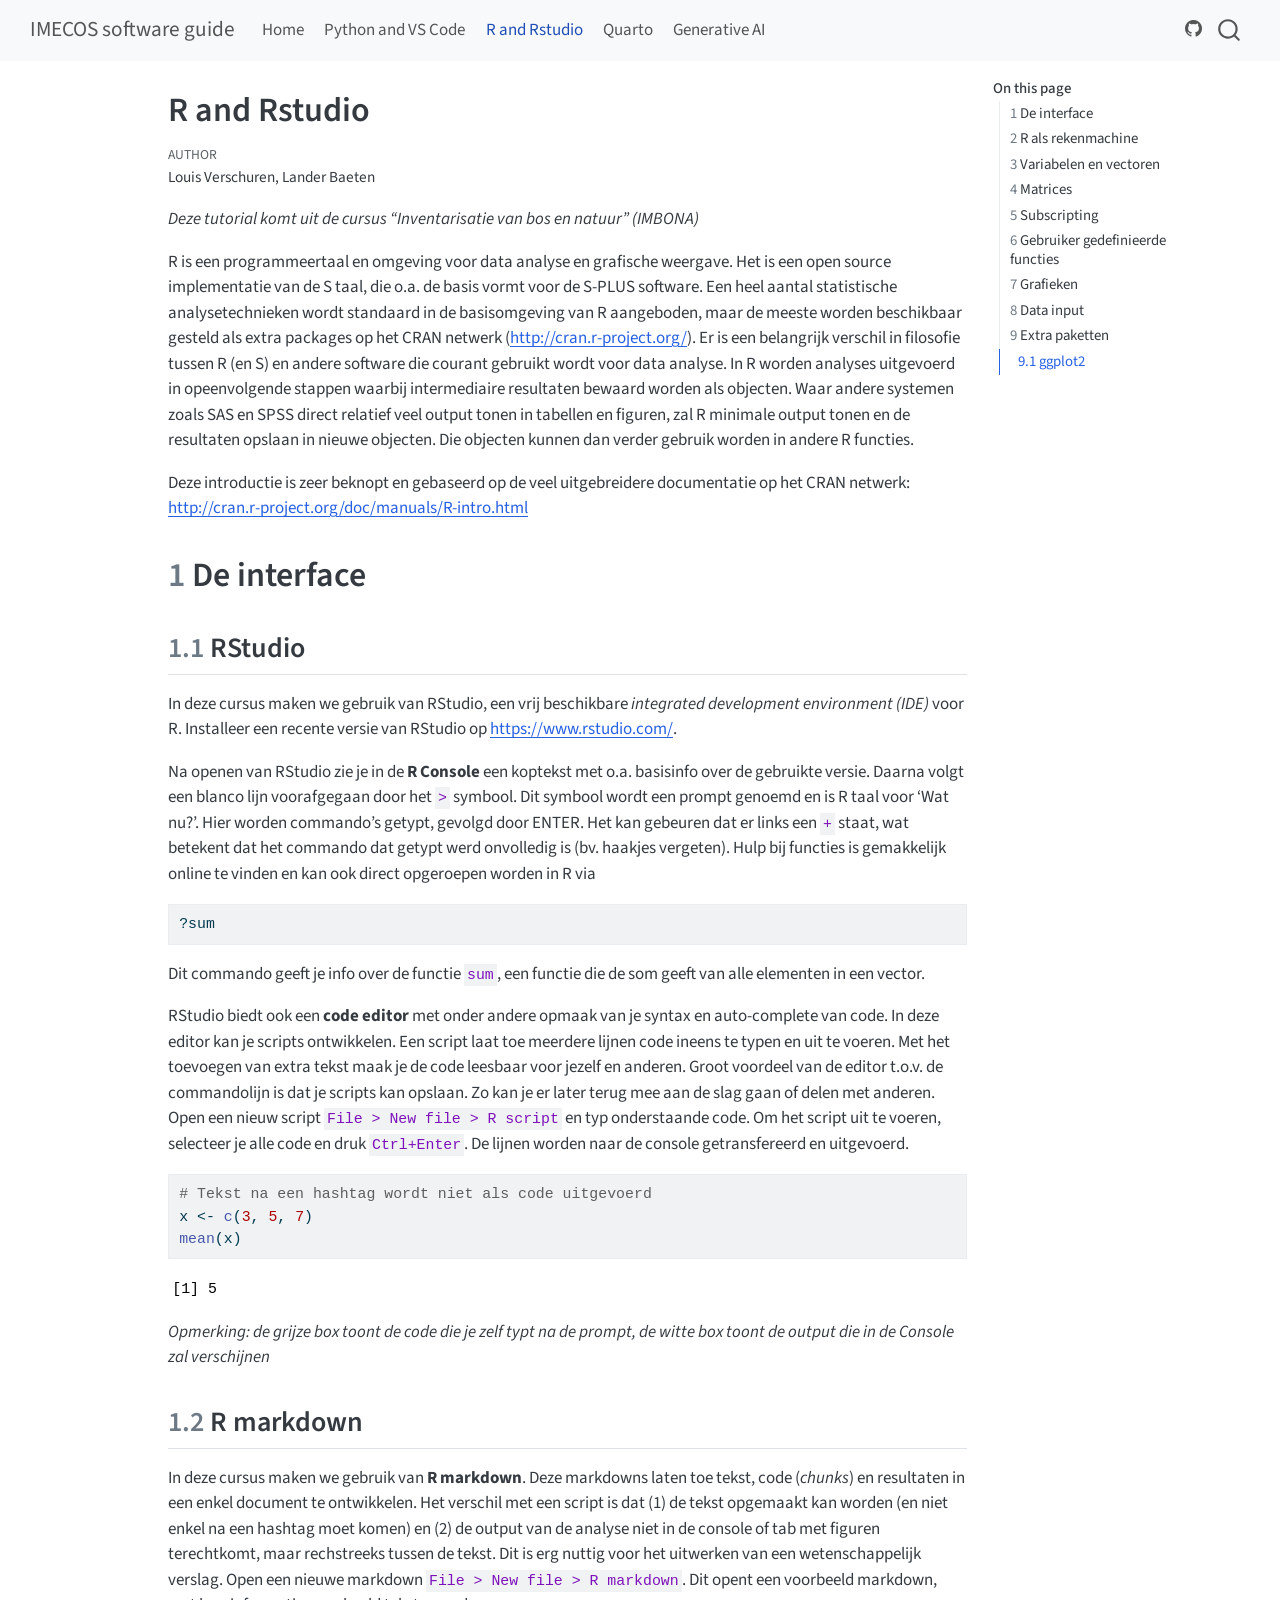
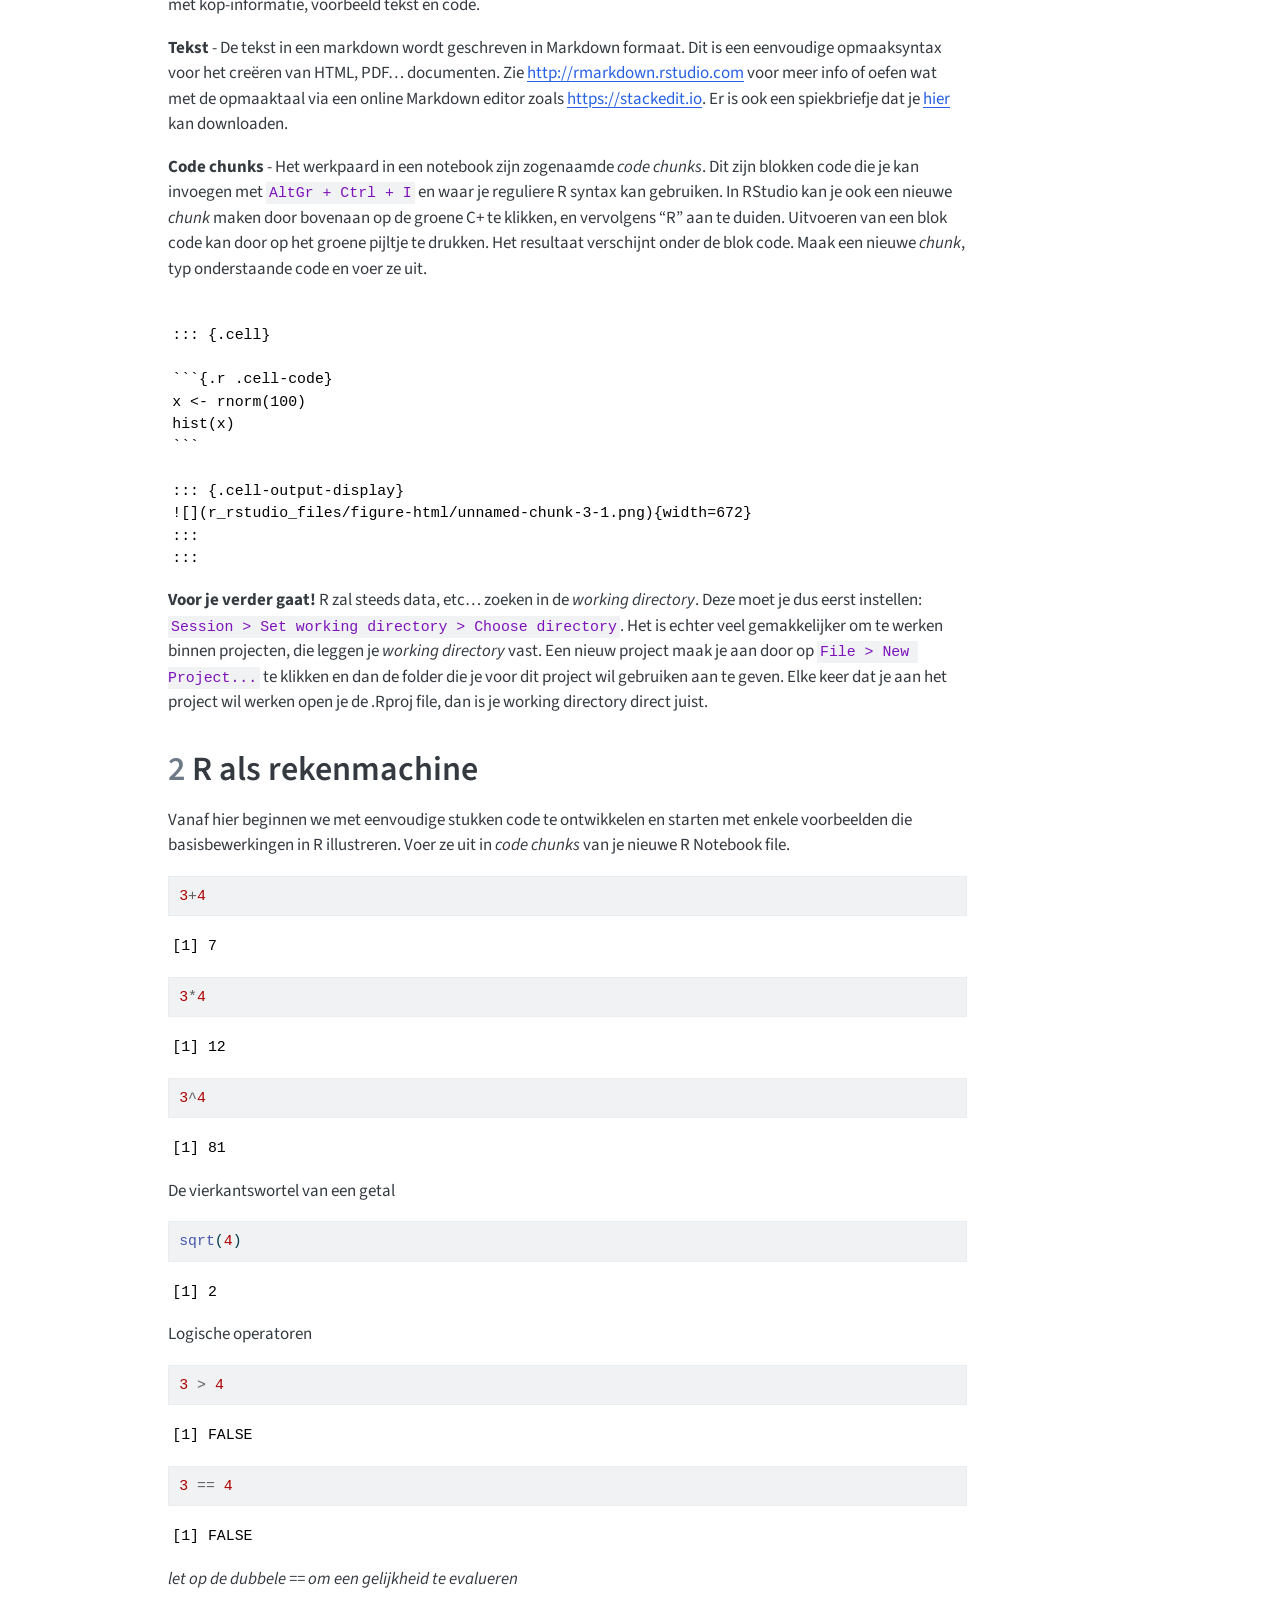
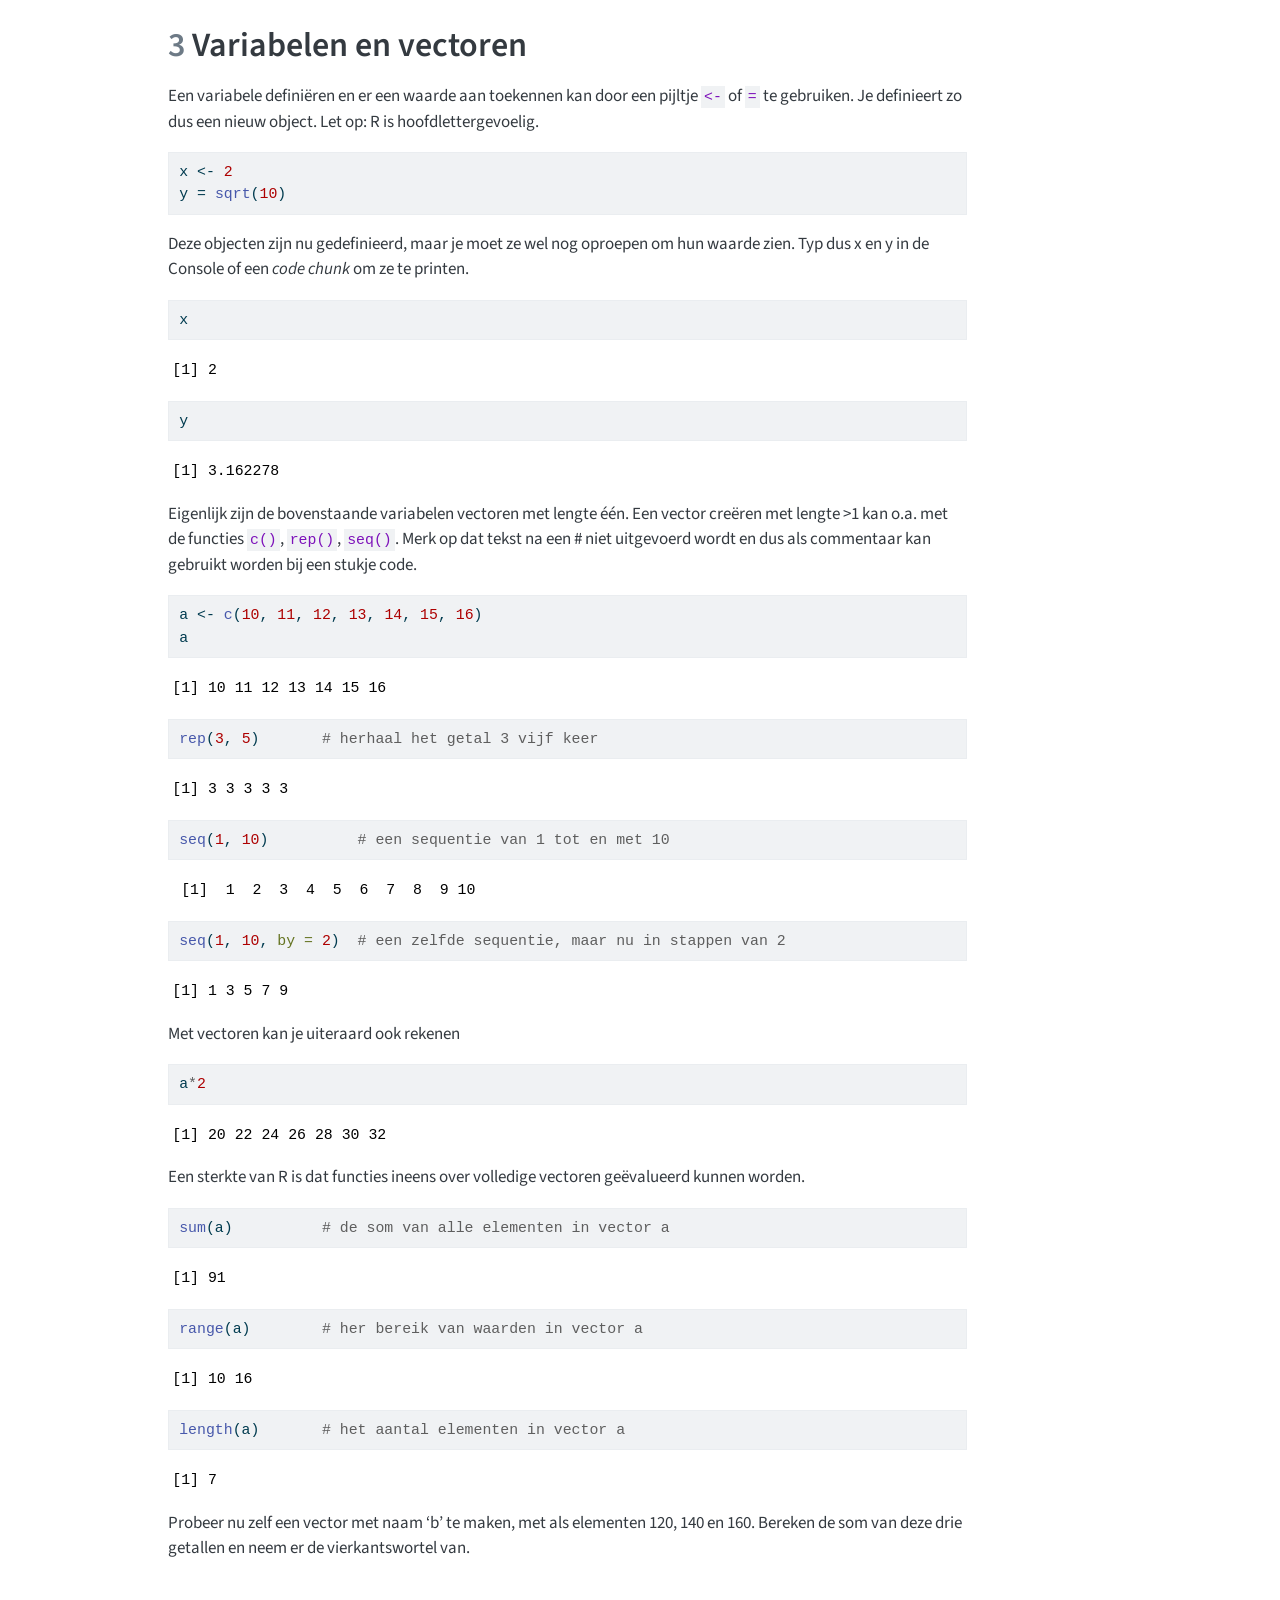
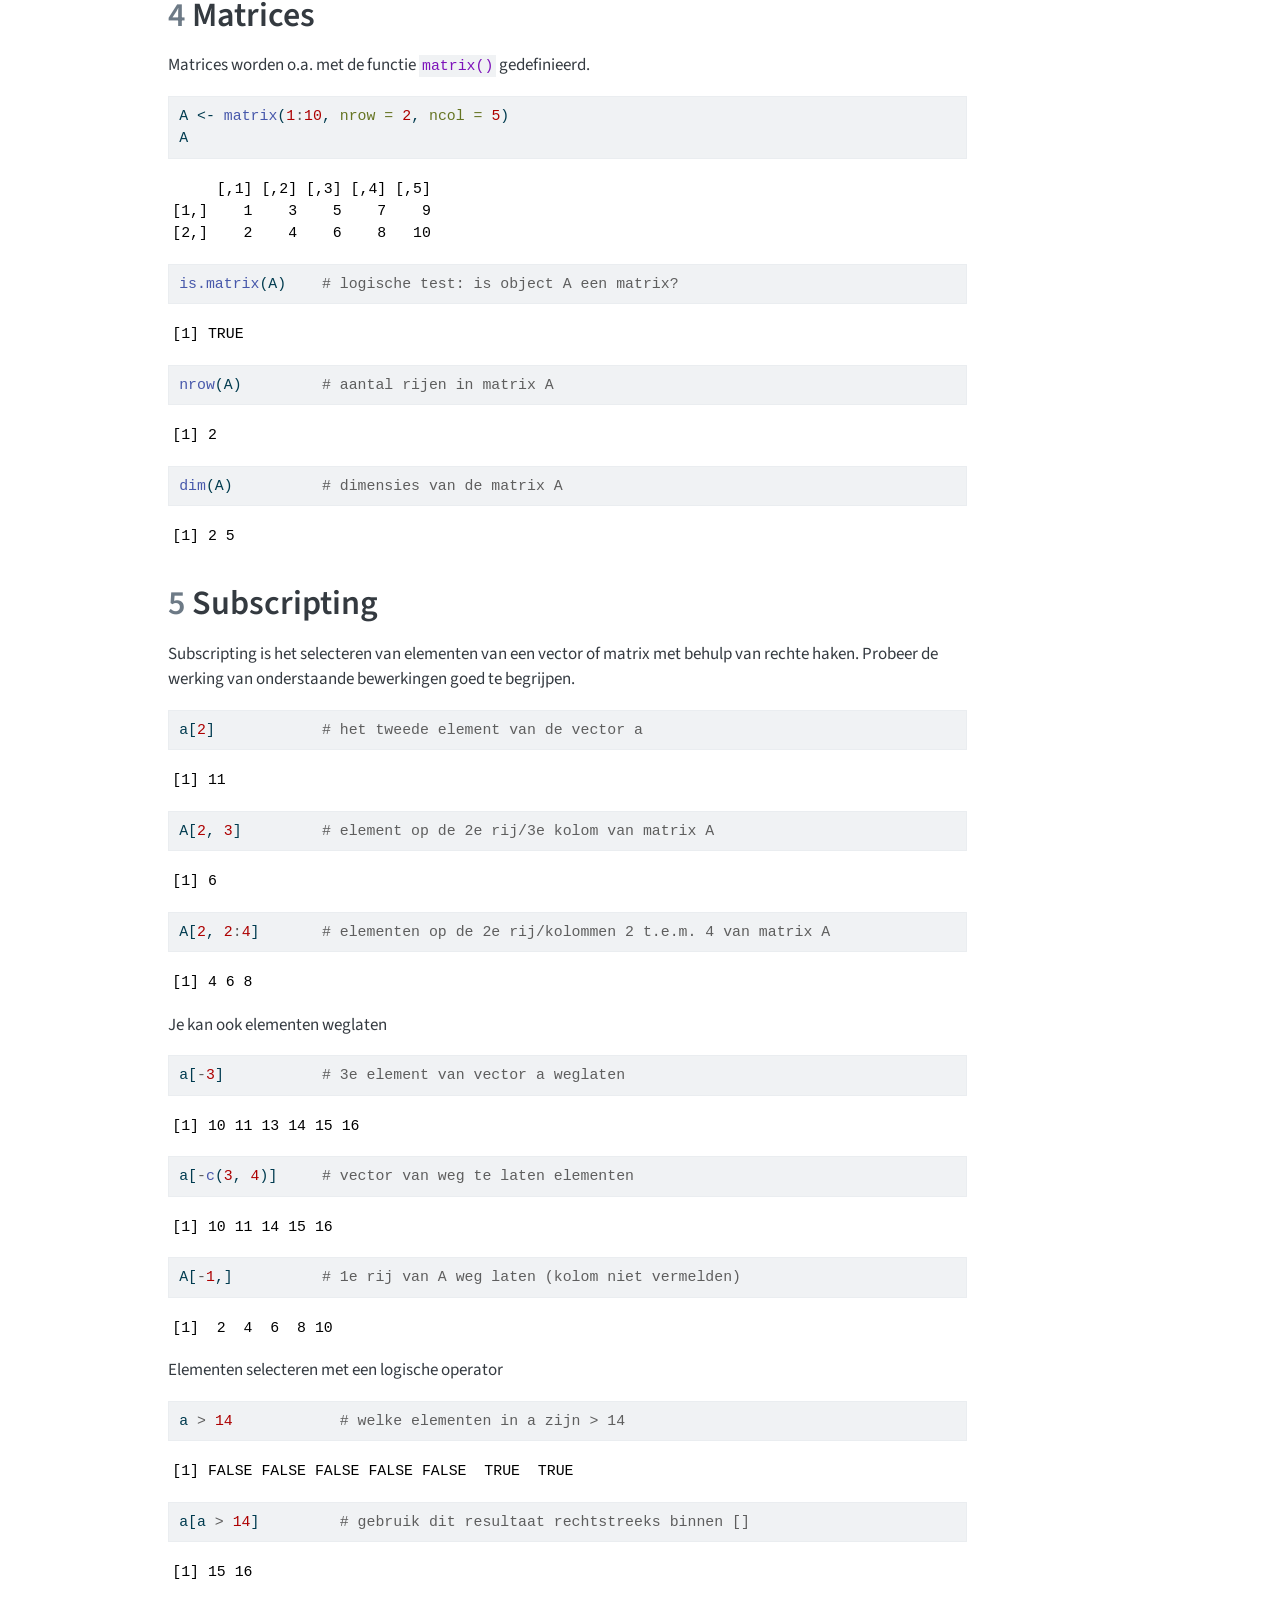
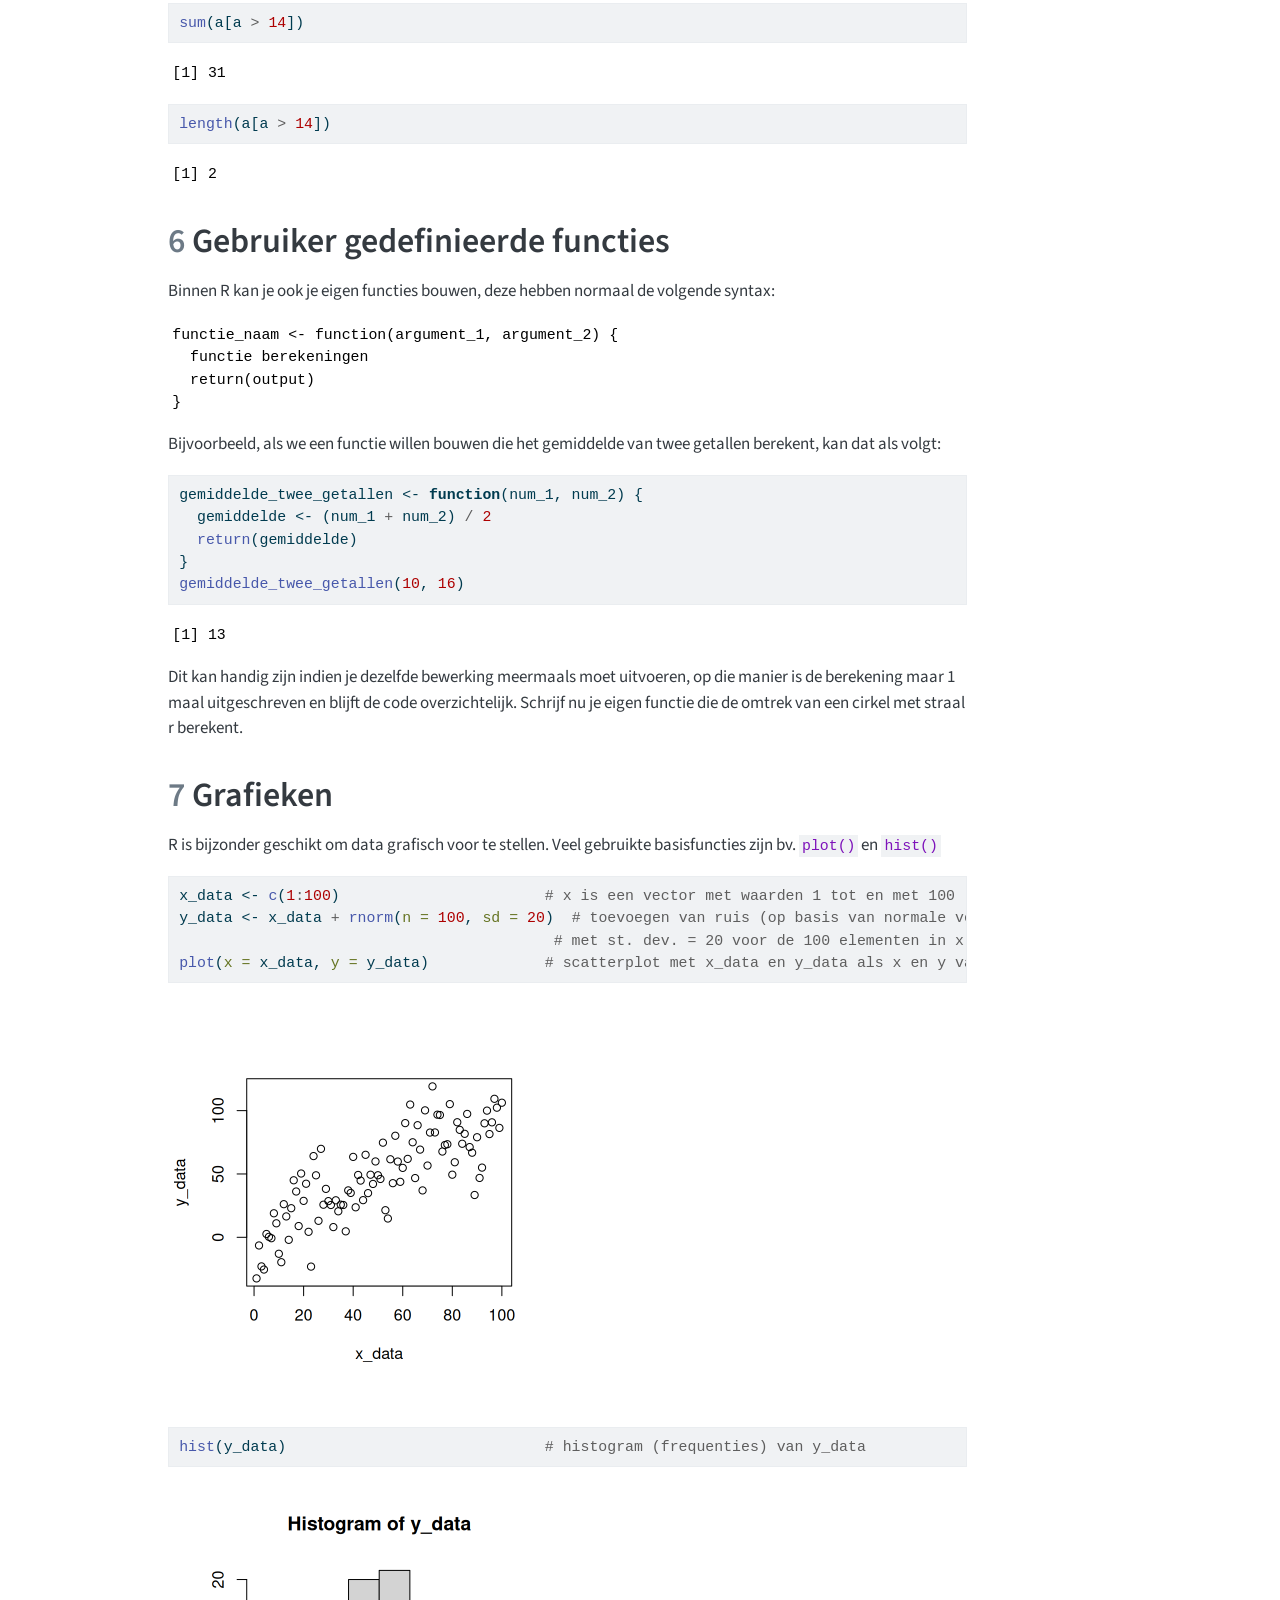
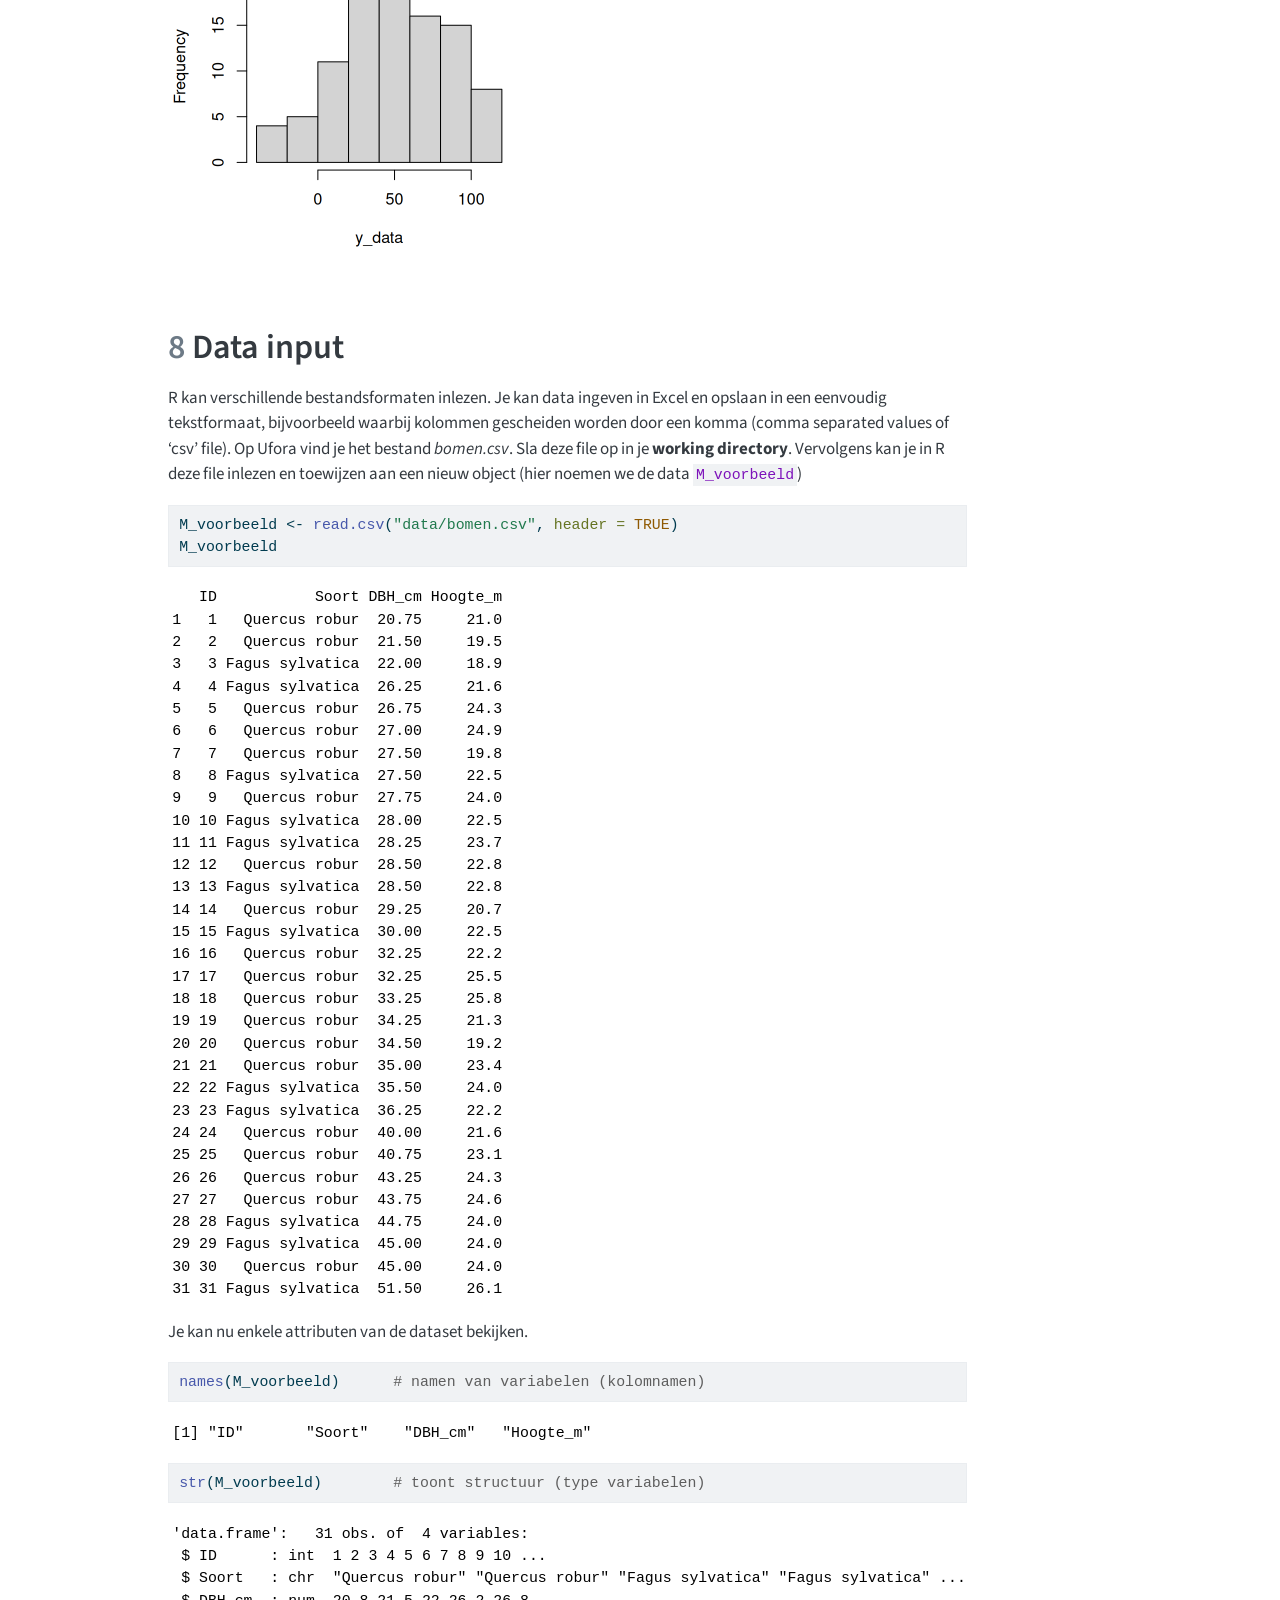
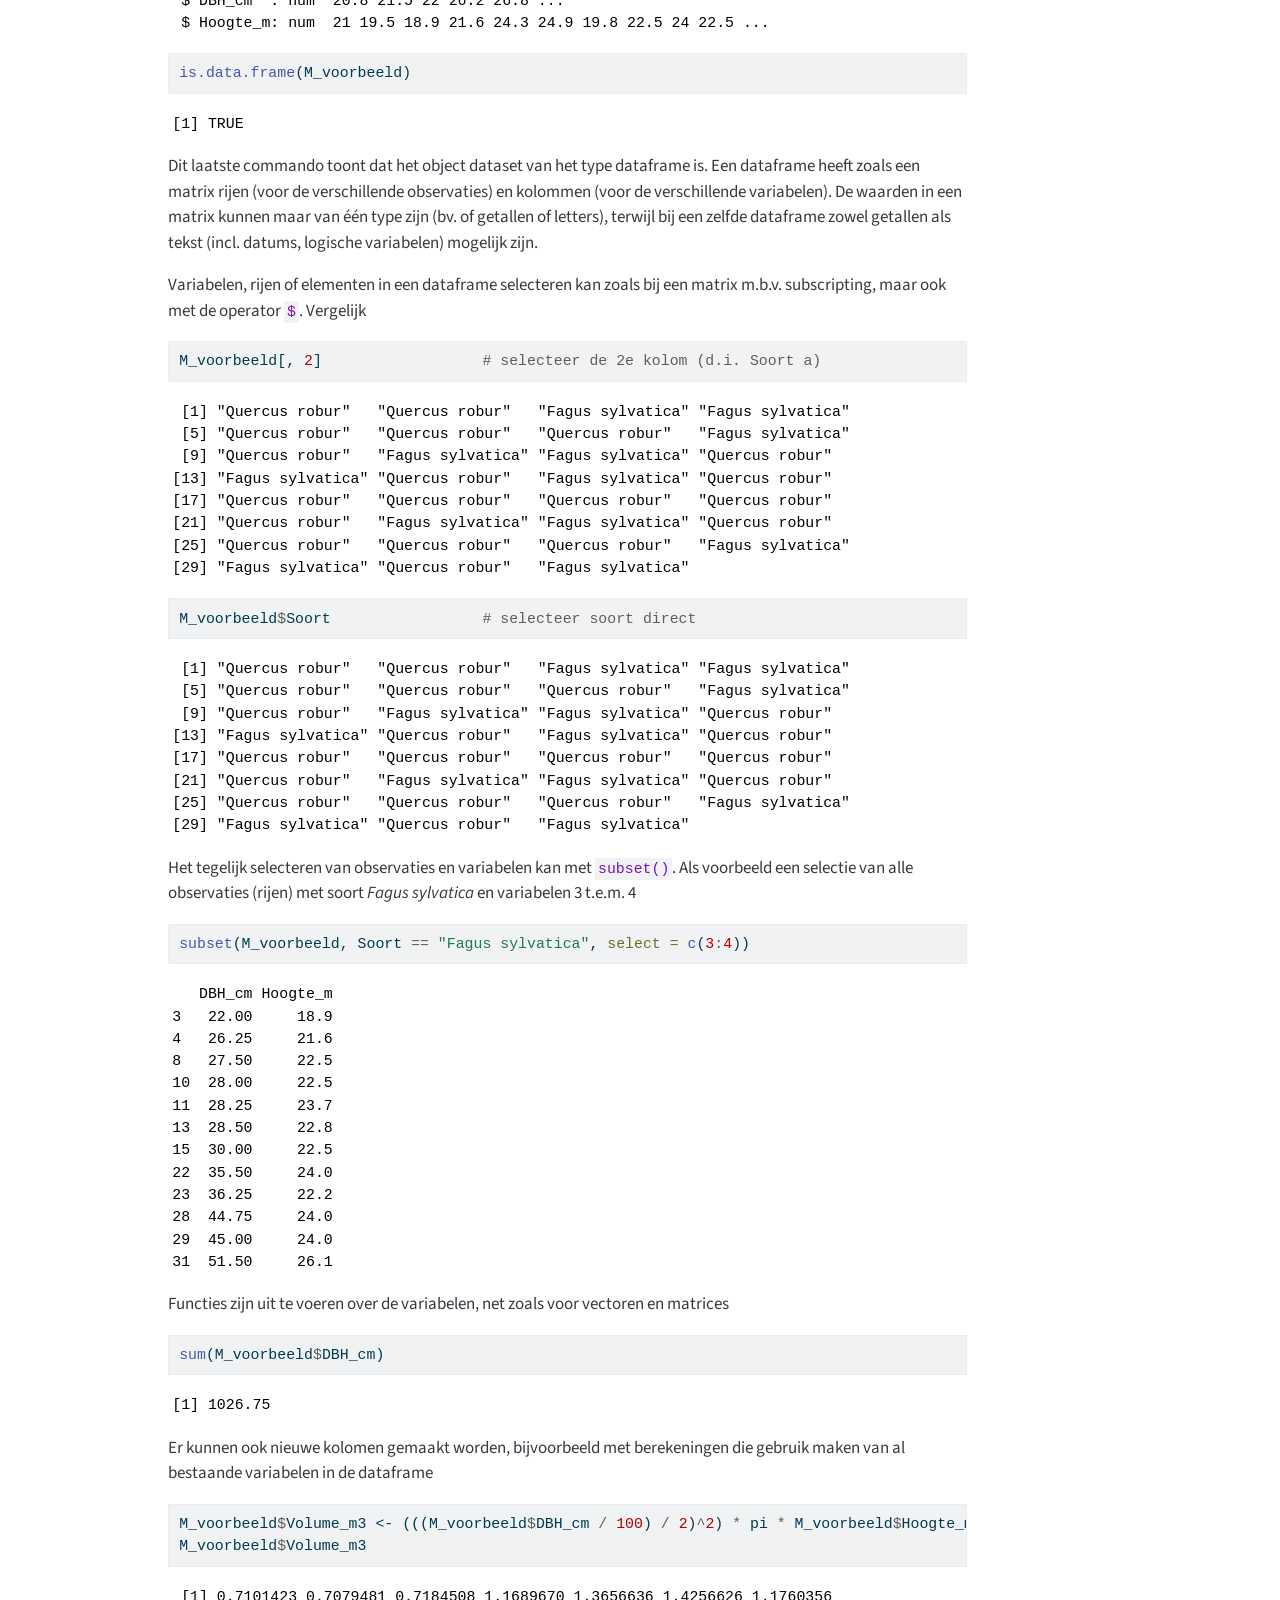
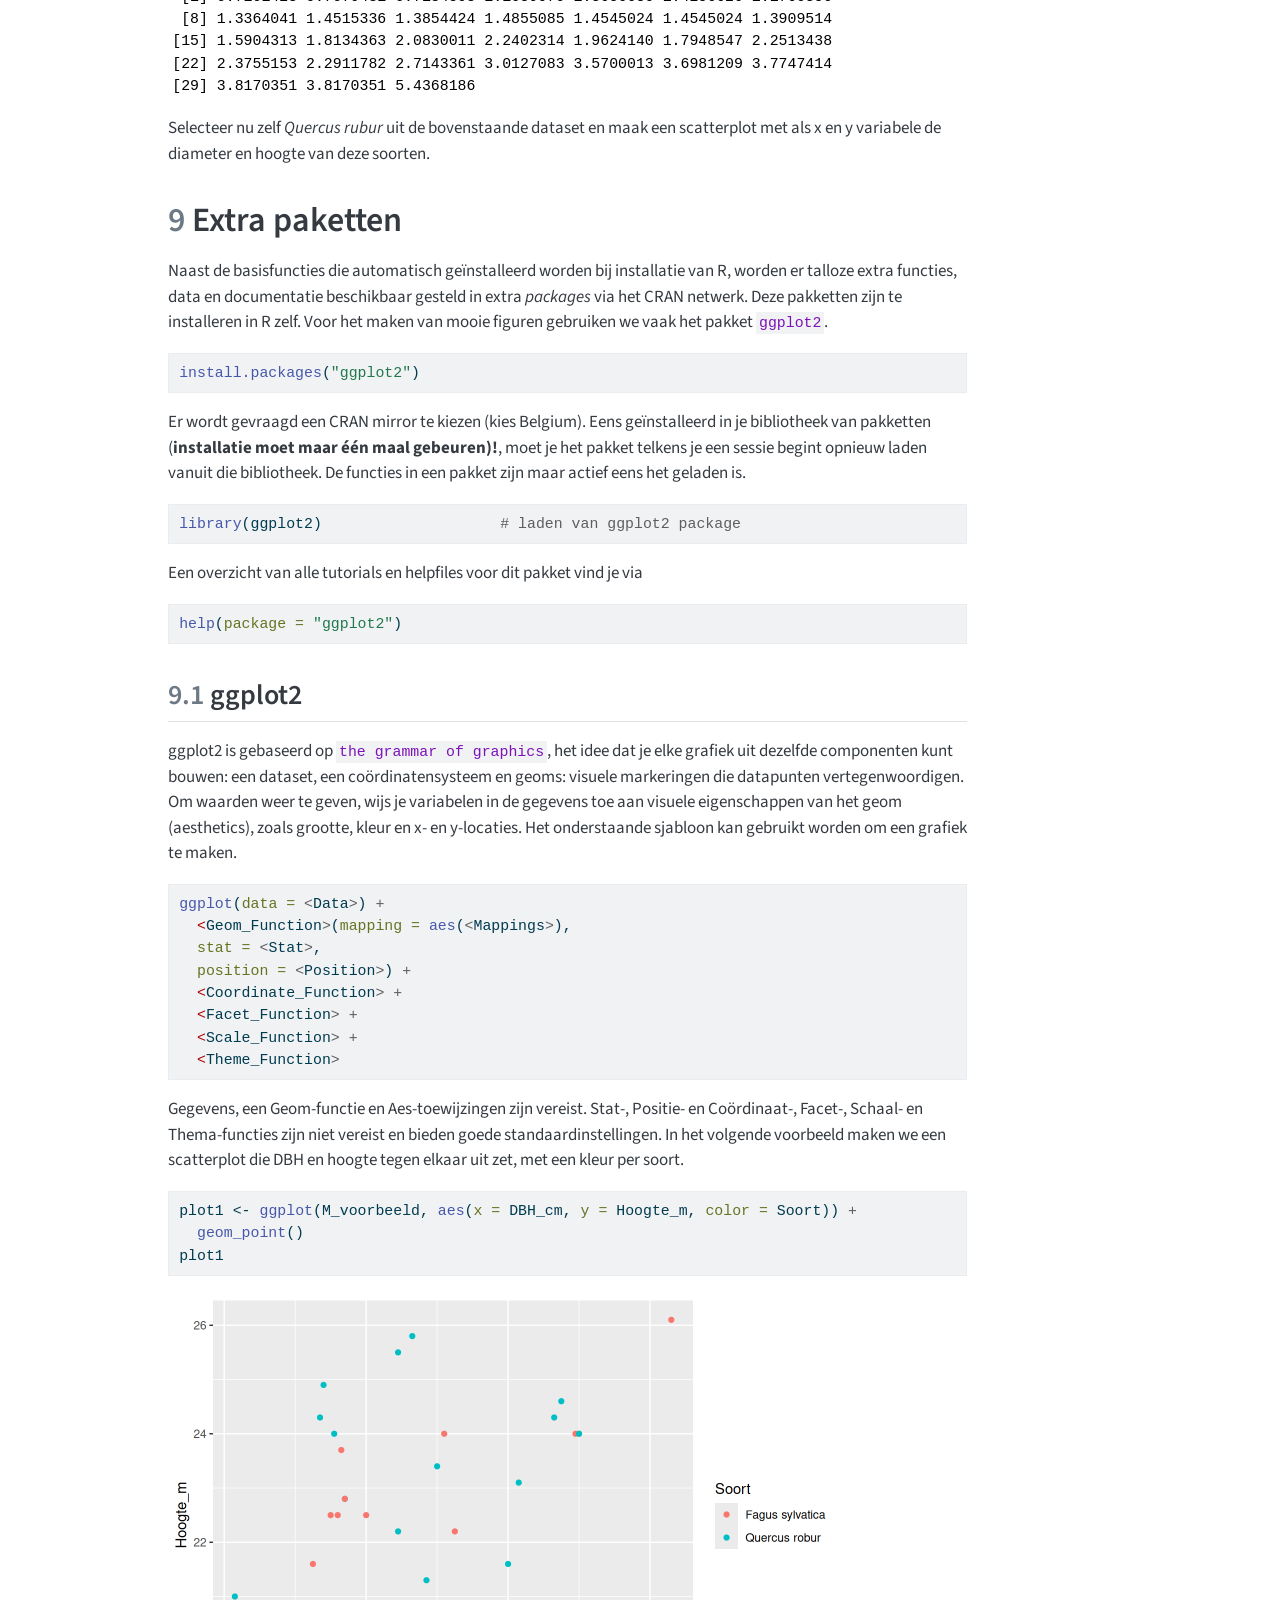
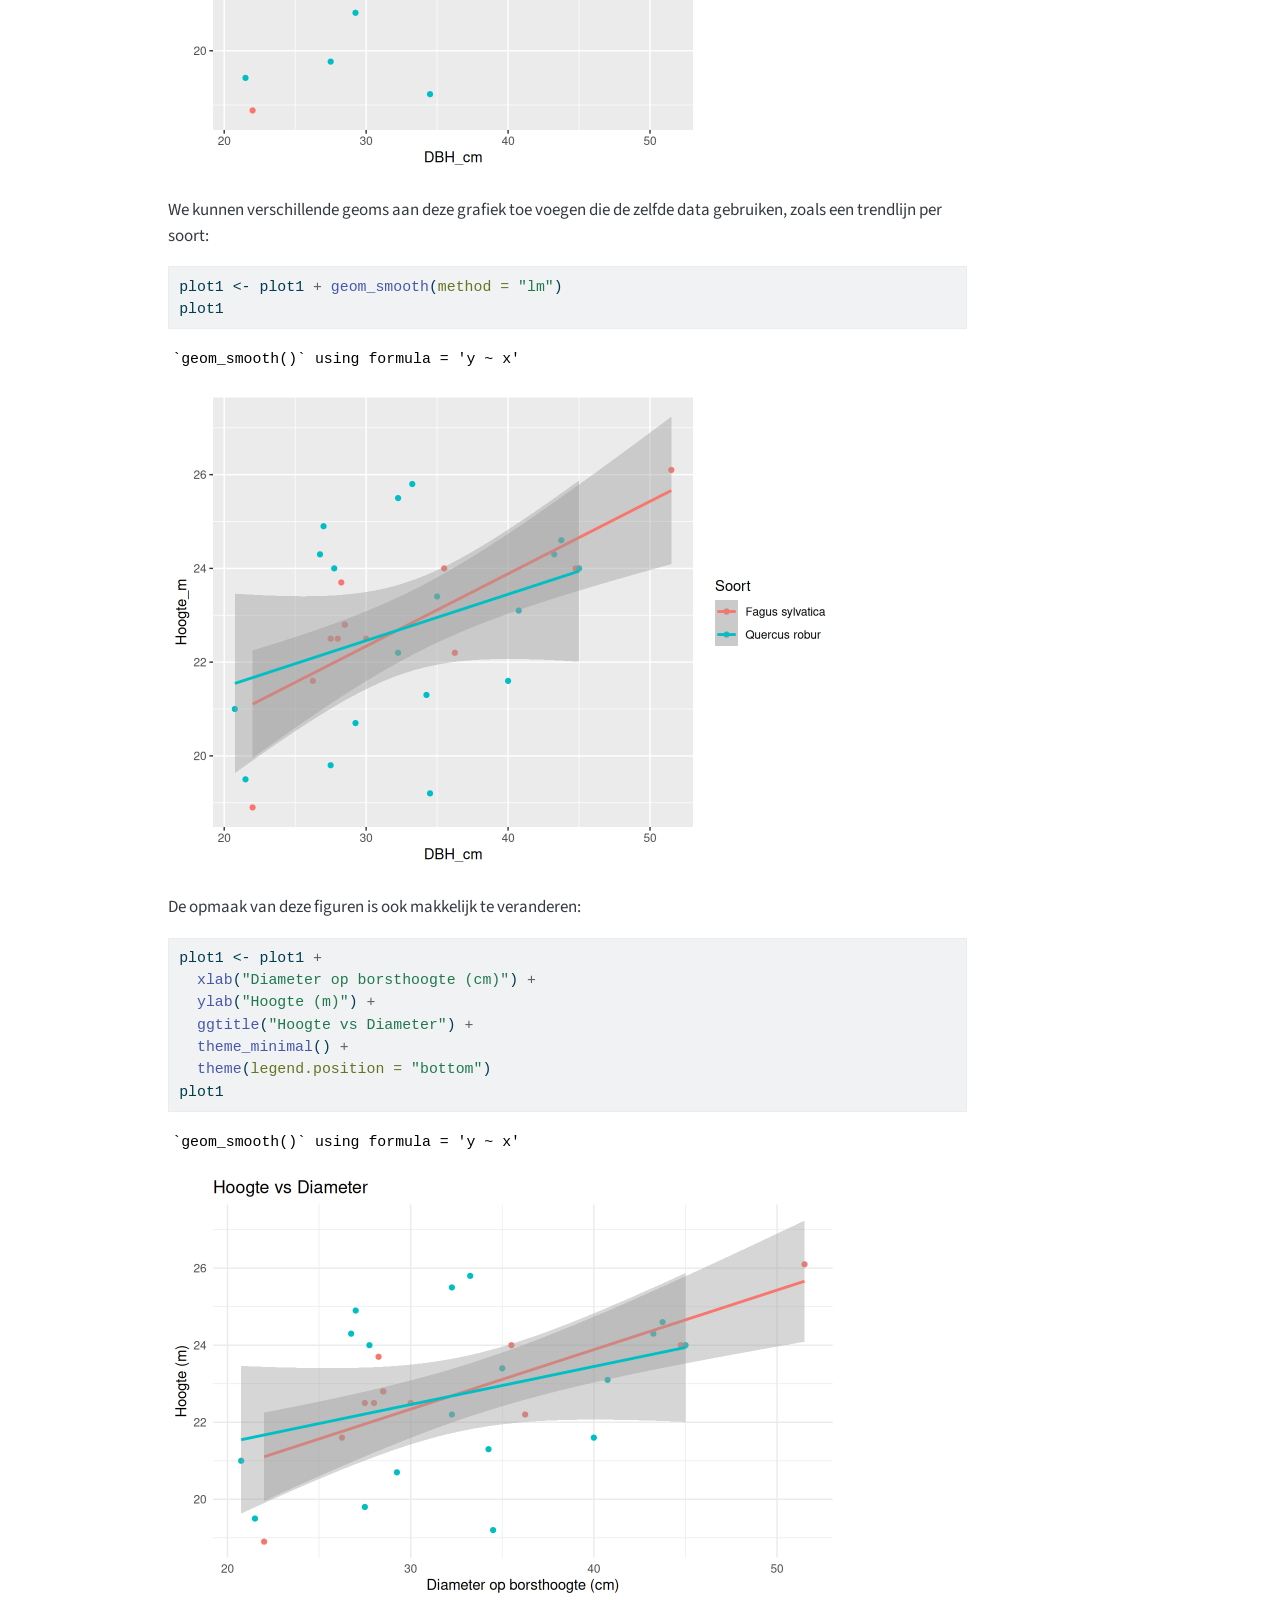
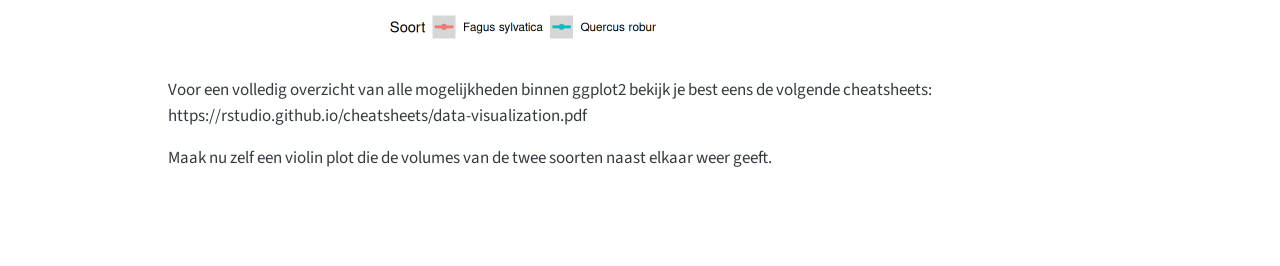
<file: r_rstudio.html>
<!DOCTYPE html>
<html xmlns="http://www.w3.org/1999/xhtml" lang="en" xml:lang="en"><head>

<meta charset="utf-8">
<meta name="generator" content="quarto-1.10.18">

<meta name="viewport" content="width=device-width, initial-scale=1.0, user-scalable=yes">

<meta name="author" content="Louis Verschuren, Lander Baeten">

<title>R and Rstudio – IMECOS software guide</title>
<style>
/* Default styles provided by pandoc.
** See https://pandoc.org/MANUAL.html#variables-for-html for config info.
*/
span.smallcaps{font-variant: small-caps;}
div.columns{display: flex; gap: 1.5em;}
div.column{flex: auto;}
@media screen {
div.columns{gap: min(4vw, 1.5em);}
div.column{overflow-x: auto;}
}
div.hanging-indent{margin-left: 1.5em; text-indent: -1.5em;}
ul.task-list{list-style: none;}
ul.task-list li input[type="checkbox"] {
  width: 0.8em;
  margin: 0 0.8em 0.2em -1em; /* quarto-specific, see https://github.com/quarto-dev/quarto-cli/issues/4556 */ 
  vertical-align: middle;
}
/* CSS for syntax highlighting */
html { -webkit-text-size-adjust: 100%; }
pre > code.sourceCode { white-space: pre; position: relative; }
pre > code.sourceCode > span { display: inline-block; line-height: 1.25; }
pre > code.sourceCode > span:empty { height: 1.2em; }
.sourceCode { overflow: visible; }
code.sourceCode > span { color: inherit; text-decoration: inherit; }
div.sourceCode { margin: 1em 0; }
pre.sourceCode { margin: 0; }
@media screen {
div.sourceCode { overflow: auto; }
}
@media print {
pre > code.sourceCode { white-space: pre-wrap; }
pre > code.sourceCode > span { text-indent: -5em; padding-left: 5em; }
}
pre.numberSource code
  { counter-reset: source-line 0; }
pre.numberSource code > span
  { position: relative; left: -4em; counter-increment: source-line; }
pre.numberSource code > span > a:first-child::before
  { content: counter(source-line);
    position: relative; left: -1em; text-align: right; vertical-align: baseline;
    border: none; display: inline-block;
    -webkit-touch-callout: none; -webkit-user-select: none;
    -khtml-user-select: none; -moz-user-select: none;
    -ms-user-select: none; user-select: none;
    padding: 0 4px; width: 4em;
  }
pre.numberSource { margin-left: 3em;  padding-left: 4px; }
div.sourceCode
  {   }
@media screen {
pre > code.sourceCode > span > a:first-child::before { text-decoration: underline; }
}
</style>


<script src="site_libs/quarto-nav/quarto-nav.js"></script>
<script src="site_libs/quarto-nav/headroom.min.js"></script>
<script src="site_libs/clipboard/clipboard.min.js"></script>
<script src="site_libs/quarto-search/autocomplete.umd.js"></script>
<script src="site_libs/quarto-search/fuse.min.js"></script>
<script src="site_libs/quarto-search/quarto-search.js"></script>
<meta name="quarto:offset" content="./">
<script src="site_libs/quarto-html/quarto.js" type="module"></script>
<script src="site_libs/quarto-html/tabsets/tabsets.js" type="module"></script>
<script src="site_libs/quarto-html/popper.min.js"></script>
<script src="site_libs/quarto-html/tippy.umd.min.js"></script>
<script src="site_libs/quarto-html/anchor.min.js"></script>
<link href="site_libs/quarto-html/tippy.css" rel="stylesheet">
<link href="site_libs/quarto-html/quarto-syntax-highlighting-64a204ab8560d761af7679ceaba22944.css" rel="stylesheet" id="quarto-text-highlighting-styles">
<script src="site_libs/bootstrap/bootstrap.min.js"></script>
<link href="site_libs/bootstrap/bootstrap-icons.css" rel="stylesheet">
<link href="site_libs/bootstrap/bootstrap-7d8f8980687bae4b33d568d349153310.min.css" rel="stylesheet" append-hash="true" id="quarto-bootstrap" data-mode="light">
<script id="quarto-search-options" type="application/json">{
  "location": "navbar",
  "copy-button": false,
  "collapse-after": 3,
  "panel-placement": "end",
  "type": "overlay",
  "limit": 50,
  "keyboard-shortcut": [
    "f",
    "/",
    "s"
  ],
  "show-item-context": false,
  "language": {
    "search-no-results-text": "No results",
    "search-matching-documents-text": "matching documents",
    "search-copy-link-title": "Copy link to search",
    "search-hide-matches-text": "Hide additional matches",
    "search-more-match-text": "more match in this document",
    "search-more-matches-text": "more matches in this document",
    "search-clear-button-title": "Clear",
    "search-text-placeholder": "",
    "search-detached-cancel-button-title": "Cancel",
    "search-submit-button-title": "Submit",
    "search-label": "Search"
  }
}</script>


<link rel="stylesheet" href="styles.css">
</head>

<body class="nav-fixed quarto-light">

<div id="quarto-search-results"></div>
  <header id="quarto-header" class="headroom fixed-top">
    <nav class="navbar navbar-expand-lg " data-bs-theme="dark">
      <div class="navbar-container container-fluid">
      <div class="navbar-brand-container mx-auto">
    <a class="navbar-brand" href="./index.html">
    <span class="navbar-title">IMECOS software guide</span>
    </a>
  </div>
            <div id="quarto-search" class="" title="Search"></div>
          <button class="navbar-toggler" type="button" data-bs-toggle="collapse" data-bs-target="#navbarCollapse" aria-controls="navbarCollapse" role="menu" aria-expanded="false" aria-label="Toggle navigation" onclick="if (window.quartoToggleHeadroom) { window.quartoToggleHeadroom(); }">
  <span class="navbar-toggler-icon"></span>
</button>
          <div class="collapse navbar-collapse" id="navbarCollapse">
            <ul class="navbar-nav navbar-nav-scroll me-auto">
  <li class="nav-item">
    <a class="nav-link" href="./index.html"> 
<span class="menu-text">Home</span></a>
  </li>  
  <li class="nav-item">
    <a class="nav-link" href="./python_vs_code.html"> 
<span class="menu-text">Python and VS Code</span></a>
  </li>  
  <li class="nav-item">
    <a class="nav-link active" href="./r_rstudio.html" aria-current="page"> 
<span class="menu-text">R and Rstudio</span></a>
  </li>  
  <li class="nav-item">
    <a class="nav-link" href="./quarto.html"> 
<span class="menu-text">Quarto</span></a>
  </li>  
  <li class="nav-item">
    <a class="nav-link" href="./genai.html"> 
<span class="menu-text">Generative AI</span></a>
  </li>  
</ul>
          </div> <!-- /navcollapse -->
            <div class="quarto-navbar-tools">
    <a href="https://github.com/olivierbonte/imecos_software_guide" title="" class="quarto-navigation-tool px-1" aria-label=""><i class="bi bi-github"></i></a>
</div>
      </div> <!-- /container-fluid -->
    </nav>
</header>
<!-- content -->
<div id="quarto-content" class="quarto-container page-columns page-rows-contents page-layout-article page-navbar">
<!-- sidebar -->
<!-- margin-sidebar -->
    <div id="quarto-margin-sidebar" class="sidebar margin-sidebar">
        <nav id="TOC" role="doc-toc" class="toc-active">
    <h2 id="toc-title">On this page</h2>
   
  <ul class="collapse">
  <li><a href="#de-interface" id="toc-de-interface" class="nav-link active" data-scroll-target="#de-interface"><span class="header-section-number">1</span> De interface</a>
  <ul class="collapse">
  <li><a href="#rstudio" id="toc-rstudio" class="nav-link" data-scroll-target="#rstudio"><span class="header-section-number">1.1</span> RStudio</a></li>
  <li><a href="#r-markdown" id="toc-r-markdown" class="nav-link" data-scroll-target="#r-markdown"><span class="header-section-number">1.2</span> R markdown</a></li>
  </ul></li>
  <li><a href="#r-als-rekenmachine" id="toc-r-als-rekenmachine" class="nav-link" data-scroll-target="#r-als-rekenmachine"><span class="header-section-number">2</span> R als rekenmachine</a></li>
  <li><a href="#variabelen-en-vectoren" id="toc-variabelen-en-vectoren" class="nav-link" data-scroll-target="#variabelen-en-vectoren"><span class="header-section-number">3</span> Variabelen en vectoren</a></li>
  <li><a href="#matrices" id="toc-matrices" class="nav-link" data-scroll-target="#matrices"><span class="header-section-number">4</span> Matrices</a></li>
  <li><a href="#subscripting" id="toc-subscripting" class="nav-link" data-scroll-target="#subscripting"><span class="header-section-number">5</span> Subscripting</a></li>
  <li><a href="#gebruiker-gedefinieerde-functies" id="toc-gebruiker-gedefinieerde-functies" class="nav-link" data-scroll-target="#gebruiker-gedefinieerde-functies"><span class="header-section-number">6</span> Gebruiker gedefinieerde functies</a></li>
  <li><a href="#grafieken" id="toc-grafieken" class="nav-link" data-scroll-target="#grafieken"><span class="header-section-number">7</span> Grafieken</a></li>
  <li><a href="#data-input" id="toc-data-input" class="nav-link" data-scroll-target="#data-input"><span class="header-section-number">8</span> Data input</a></li>
  <li><a href="#extra-paketten" id="toc-extra-paketten" class="nav-link" data-scroll-target="#extra-paketten"><span class="header-section-number">9</span> Extra paketten</a>
  <ul class="collapse">
  <li><a href="#ggplot2" id="toc-ggplot2" class="nav-link" data-scroll-target="#ggplot2"><span class="header-section-number">9.1</span> ggplot2</a></li>
  </ul></li>
  </ul>
</nav>
    </div>
<!-- main -->
<main class="content" id="quarto-document-content">

<header id="title-block-header" class="quarto-title-block default">
<div class="quarto-title">
<h1 class="title">R and Rstudio</h1>
</div>



<div class="quarto-title-meta">

    <div>
    <div class="quarto-title-meta-heading">Author</div>
    <div class="quarto-title-meta-contents">
             <p>Louis Verschuren, Lander Baeten </p>
          </div>
  </div>
    
  
    
  </div>
  


</header>


<p><em>Deze tutorial komt uit de cursus “Inventarisatie van bos en natuur” (IMBONA)</em></p>
<p>R is een programmeertaal en omgeving voor data analyse en grafische weergave. Het is een open source implementatie van de S taal, die o.a. de basis vormt voor de S-PLUS software. Een heel aantal statistische analysetechnieken wordt standaard in de basisomgeving van R aangeboden, maar de meeste worden beschikbaar gesteld als extra packages op het CRAN netwerk (<a href="http://cran.r-project.org/" class="uri">http://cran.r-project.org/</a>). Er is een belangrijk verschil in filosofie tussen R (en S) en andere software die courant gebruikt wordt voor data analyse. In R worden analyses uitgevoerd in opeenvolgende stappen waarbij intermediaire resultaten bewaard worden als objecten. Waar andere systemen zoals SAS en SPSS direct relatief veel output tonen in tabellen en figuren, zal R minimale output tonen en de resultaten opslaan in nieuwe objecten. Die objecten kunnen dan verder gebruik worden in andere R functies.</p>
<p>Deze introductie is zeer beknopt en gebaseerd op de veel uitgebreidere documentatie op het CRAN netwerk: <a href="http://cran.r-project.org/doc/manuals/R-intro.html" class="uri">http://cran.r-project.org/doc/manuals/R-intro.html</a></p>
<section id="de-interface" class="level1" data-number="1">
<h1 data-number="1"><span class="header-section-number">1</span> De interface</h1>
<section id="rstudio" class="level2" data-number="1.1">
<h2 data-number="1.1" class="anchored" data-anchor-id="rstudio"><span class="header-section-number">1.1</span> RStudio</h2>
<p>In deze cursus maken we gebruik van RStudio, een vrij beschikbare <em>integrated development environment (IDE)</em> voor R. Installeer een recente versie van RStudio op <a href="https://www.rstudio.com/" class="uri">https://www.rstudio.com/</a>.</p>
<p>Na openen van RStudio zie je in de <strong>R Console</strong> een koptekst met o.a. basisinfo over de gebruikte versie. Daarna volgt een blanco lijn voorafgegaan door het <code>&gt;</code> symbool. Dit symbool wordt een prompt genoemd en is R taal voor ‘Wat nu?’. Hier worden commando’s getypt, gevolgd door ENTER. Het kan gebeuren dat er links een <code>+</code> staat, wat betekent dat het commando dat getypt werd onvolledig is (bv. haakjes vergeten). Hulp bij functies is gemakkelijk online te vinden en kan ook direct opgeroepen worden in R via</p>
<div class="cell">
<div class="code-copy-outer-scaffold"><div class="sourceCode cell-code" id="cb1"><pre class="sourceCode r code-with-copy"><code class="sourceCode r"><span id="cb1-1"><a href="#cb1-1" aria-hidden="true" tabindex="-1"></a>?sum</span></code></pre></div><button title="Copy to Clipboard" class="code-copy-button"><i class="bi"></i></button></div>
</div>
<p>Dit commando geeft je info over de functie <code>sum</code>, een functie die de som geeft van alle elementen in een vector.</p>
<p>RStudio biedt ook een <strong>code editor</strong> met onder andere opmaak van je syntax en auto-complete van code. In deze editor kan je scripts ontwikkelen. Een script laat toe meerdere lijnen code ineens te typen en uit te voeren. Met het toevoegen van extra tekst maak je de code leesbaar voor jezelf en anderen. Groot voordeel van de editor t.o.v. de commandolijn is dat je scripts kan opslaan. Zo kan je er later terug mee aan de slag gaan of delen met anderen. Open een nieuw script <code>File &gt; New file &gt; R script</code> en typ onderstaande code. Om het script uit te voeren, selecteer je alle code en druk <code>Ctrl+Enter</code>. De lijnen worden naar de console getransfereerd en uitgevoerd.</p>
<div class="cell">
<div class="code-copy-outer-scaffold"><div class="sourceCode cell-code" id="cb2"><pre class="sourceCode r code-with-copy"><code class="sourceCode r"><span id="cb2-1"><a href="#cb2-1" aria-hidden="true" tabindex="-1"></a><span class="co"># Tekst na een hashtag wordt niet als code uitgevoerd</span></span>
<span id="cb2-2"><a href="#cb2-2" aria-hidden="true" tabindex="-1"></a>x <span class="ot">&lt;-</span> <span class="fu">c</span>(<span class="dv">3</span>, <span class="dv">5</span>, <span class="dv">7</span>)</span>
<span id="cb2-3"><a href="#cb2-3" aria-hidden="true" tabindex="-1"></a><span class="fu">mean</span>(x)</span></code></pre></div><button title="Copy to Clipboard" class="code-copy-button"><i class="bi"></i></button></div>
<div class="cell-output cell-output-stdout">
<pre><code>[1] 5</code></pre>
</div>
</div>
<p><em>Opmerking: de grijze box toont de code die je zelf typt na de prompt, de witte box toont de output die in de Console zal verschijnen</em></p>
</section>
<section id="r-markdown" class="level2" data-number="1.2">
<h2 data-number="1.2" class="anchored" data-anchor-id="r-markdown"><span class="header-section-number">1.2</span> R markdown</h2>
<p>In deze cursus maken we gebruik van <strong>R markdown</strong>. Deze markdowns laten toe tekst, code (<em>chunks</em>) en resultaten in een enkel document te ontwikkelen. Het verschil met een script is dat (1) de tekst opgemaakt kan worden (en niet enkel na een hashtag moet komen) en (2) de output van de analyse niet in de console of tab met figuren terechtkomt, maar rechstreeks tussen de tekst. Dit is erg nuttig voor het uitwerken van een wetenschappelijk verslag. Open een nieuwe markdown <code>File &gt; New file &gt; R markdown</code>. Dit opent een voorbeeld markdown, met kop-informatie, voorbeeld tekst en code.</p>
<p><strong>Tekst</strong> - De tekst in een markdown wordt geschreven in Markdown formaat. Dit is een eenvoudige opmaaksyntax voor het creëren van HTML, PDF… documenten. Zie <a href="http://rmarkdown.rstudio.com" class="uri">http://rmarkdown.rstudio.com</a> voor meer info of oefen wat met de opmaaktaal via een online Markdown editor zoals <a href="https://stackedit.io" class="uri">https://stackedit.io</a>. Er is ook een spiekbriefje dat je <a href="http://rmarkdown.rstudio.com/lesson-15.html">hier</a> kan downloaden.</p>
<p><strong>Code chunks</strong> - Het werkpaard in een notebook zijn zogenaamde <em>code chunks</em>. Dit zijn blokken code die je kan invoegen met <code>AltGr + Ctrl + I</code> en waar je reguliere R syntax kan gebruiken. In RStudio kan je ook een nieuwe <em>chunk</em> maken door bovenaan op de groene C+ te klikken, en vervolgens “R” aan te duiden. Uitvoeren van een blok code kan door op het groene pijltje te drukken. Het resultaat verschijnt onder de blok code. Maak een nieuwe <em>chunk</em>, typ onderstaande code en voer ze uit.</p>
<pre><code>
::: {.cell}

```{.r .cell-code}
x &lt;- rnorm(100)
hist(x)
```

::: {.cell-output-display}
![](r_rstudio_files/figure-html/unnamed-chunk-3-1.png){width=672}
:::
:::
</code></pre>
<p><strong>Voor je verder gaat!</strong> R zal steeds data, etc… zoeken in de <em>working directory</em>. Deze moet je dus eerst instellen: <code>Session &gt; Set working directory &gt; Choose directory</code>. Het is echter veel gemakkelijker om te werken binnen projecten, die leggen je <em>working directory</em> vast. Een nieuw project maak je aan door op <code>File &gt; New Project...</code> te klikken en dan de folder die je voor dit project wil gebruiken aan te geven. Elke keer dat je aan het project wil werken open je de .Rproj file, dan is je working directory direct juist.</p>
</section>
</section>
<section id="r-als-rekenmachine" class="level1" data-number="2">
<h1 data-number="2"><span class="header-section-number">2</span> R als rekenmachine</h1>
<p>Vanaf hier beginnen we met eenvoudige stukken code te ontwikkelen en starten met enkele voorbeelden die basisbewerkingen in R illustreren. Voer ze uit in <em>code chunks</em> van je nieuwe R Notebook file.</p>
<div class="cell">
<div class="code-copy-outer-scaffold"><div class="sourceCode cell-code" id="cb5"><pre class="sourceCode r code-with-copy"><code class="sourceCode r"><span id="cb5-1"><a href="#cb5-1" aria-hidden="true" tabindex="-1"></a><span class="dv">3</span><span class="sc">+</span><span class="dv">4</span></span></code></pre></div><button title="Copy to Clipboard" class="code-copy-button"><i class="bi"></i></button></div>
<div class="cell-output cell-output-stdout">
<pre><code>[1] 7</code></pre>
</div>
<div class="code-copy-outer-scaffold"><div class="sourceCode cell-code" id="cb7"><pre class="sourceCode r code-with-copy"><code class="sourceCode r"><span id="cb7-1"><a href="#cb7-1" aria-hidden="true" tabindex="-1"></a><span class="dv">3</span><span class="sc">*</span><span class="dv">4</span></span></code></pre></div><button title="Copy to Clipboard" class="code-copy-button"><i class="bi"></i></button></div>
<div class="cell-output cell-output-stdout">
<pre><code>[1] 12</code></pre>
</div>
<div class="code-copy-outer-scaffold"><div class="sourceCode cell-code" id="cb9"><pre class="sourceCode r code-with-copy"><code class="sourceCode r"><span id="cb9-1"><a href="#cb9-1" aria-hidden="true" tabindex="-1"></a><span class="dv">3</span><span class="sc">^</span><span class="dv">4</span></span></code></pre></div><button title="Copy to Clipboard" class="code-copy-button"><i class="bi"></i></button></div>
<div class="cell-output cell-output-stdout">
<pre><code>[1] 81</code></pre>
</div>
</div>
<p>De vierkantswortel van een getal</p>
<div class="cell">
<div class="code-copy-outer-scaffold"><div class="sourceCode cell-code" id="cb11"><pre class="sourceCode r code-with-copy"><code class="sourceCode r"><span id="cb11-1"><a href="#cb11-1" aria-hidden="true" tabindex="-1"></a><span class="fu">sqrt</span>(<span class="dv">4</span>)</span></code></pre></div><button title="Copy to Clipboard" class="code-copy-button"><i class="bi"></i></button></div>
<div class="cell-output cell-output-stdout">
<pre><code>[1] 2</code></pre>
</div>
</div>
<p>Logische operatoren</p>
<div class="cell">
<div class="code-copy-outer-scaffold"><div class="sourceCode cell-code" id="cb13"><pre class="sourceCode r code-with-copy"><code class="sourceCode r"><span id="cb13-1"><a href="#cb13-1" aria-hidden="true" tabindex="-1"></a><span class="dv">3</span> <span class="sc">&gt;</span> <span class="dv">4</span></span></code></pre></div><button title="Copy to Clipboard" class="code-copy-button"><i class="bi"></i></button></div>
<div class="cell-output cell-output-stdout">
<pre><code>[1] FALSE</code></pre>
</div>
<div class="code-copy-outer-scaffold"><div class="sourceCode cell-code" id="cb15"><pre class="sourceCode r code-with-copy"><code class="sourceCode r"><span id="cb15-1"><a href="#cb15-1" aria-hidden="true" tabindex="-1"></a><span class="dv">3</span> <span class="sc">==</span> <span class="dv">4</span></span></code></pre></div><button title="Copy to Clipboard" class="code-copy-button"><i class="bi"></i></button></div>
<div class="cell-output cell-output-stdout">
<pre><code>[1] FALSE</code></pre>
</div>
</div>
<p><em>let op de dubbele == om een gelijkheid te evalueren</em></p>
</section>
<section id="variabelen-en-vectoren" class="level1" data-number="3">
<h1 data-number="3"><span class="header-section-number">3</span> Variabelen en vectoren</h1>
<p>Een variabele definiëren en er een waarde aan toekennen kan door een pijltje <code>&lt;-</code> of <code>=</code> te gebruiken. Je definieert zo dus een nieuw object. Let op: R is hoofdlettergevoelig.</p>
<div class="cell">
<div class="code-copy-outer-scaffold"><div class="sourceCode cell-code" id="cb17"><pre class="sourceCode r code-with-copy"><code class="sourceCode r"><span id="cb17-1"><a href="#cb17-1" aria-hidden="true" tabindex="-1"></a>x <span class="ot">&lt;-</span> <span class="dv">2</span></span>
<span id="cb17-2"><a href="#cb17-2" aria-hidden="true" tabindex="-1"></a>y <span class="ot">=</span> <span class="fu">sqrt</span>(<span class="dv">10</span>)</span></code></pre></div><button title="Copy to Clipboard" class="code-copy-button"><i class="bi"></i></button></div>
</div>
<p>Deze objecten zijn nu gedefinieerd, maar je moet ze wel nog oproepen om hun waarde zien. Typ dus x en y in de Console of een <em>code chunk</em> om ze te printen.</p>
<div class="cell">
<div class="code-copy-outer-scaffold"><div class="sourceCode cell-code" id="cb18"><pre class="sourceCode r code-with-copy"><code class="sourceCode r"><span id="cb18-1"><a href="#cb18-1" aria-hidden="true" tabindex="-1"></a>x</span></code></pre></div><button title="Copy to Clipboard" class="code-copy-button"><i class="bi"></i></button></div>
<div class="cell-output cell-output-stdout">
<pre><code>[1] 2</code></pre>
</div>
<div class="code-copy-outer-scaffold"><div class="sourceCode cell-code" id="cb20"><pre class="sourceCode r code-with-copy"><code class="sourceCode r"><span id="cb20-1"><a href="#cb20-1" aria-hidden="true" tabindex="-1"></a>y</span></code></pre></div><button title="Copy to Clipboard" class="code-copy-button"><i class="bi"></i></button></div>
<div class="cell-output cell-output-stdout">
<pre><code>[1] 3.162278</code></pre>
</div>
</div>
<p>Eigenlijk zijn de bovenstaande variabelen vectoren met lengte één. Een vector creëren met lengte &gt;1 kan o.a. met de functies <code>c()</code>, <code>rep()</code>, <code>seq()</code>. Merk op dat tekst na een # niet uitgevoerd wordt en dus als commentaar kan gebruikt worden bij een stukje code.</p>
<div class="cell">
<div class="code-copy-outer-scaffold"><div class="sourceCode cell-code" id="cb22"><pre class="sourceCode r code-with-copy"><code class="sourceCode r"><span id="cb22-1"><a href="#cb22-1" aria-hidden="true" tabindex="-1"></a>a <span class="ot">&lt;-</span> <span class="fu">c</span>(<span class="dv">10</span>, <span class="dv">11</span>, <span class="dv">12</span>, <span class="dv">13</span>, <span class="dv">14</span>, <span class="dv">15</span>, <span class="dv">16</span>)</span>
<span id="cb22-2"><a href="#cb22-2" aria-hidden="true" tabindex="-1"></a>a</span></code></pre></div><button title="Copy to Clipboard" class="code-copy-button"><i class="bi"></i></button></div>
<div class="cell-output cell-output-stdout">
<pre><code>[1] 10 11 12 13 14 15 16</code></pre>
</div>
<div class="code-copy-outer-scaffold"><div class="sourceCode cell-code" id="cb24"><pre class="sourceCode r code-with-copy"><code class="sourceCode r"><span id="cb24-1"><a href="#cb24-1" aria-hidden="true" tabindex="-1"></a><span class="fu">rep</span>(<span class="dv">3</span>, <span class="dv">5</span>)       <span class="co"># herhaal het getal 3 vijf keer</span></span></code></pre></div><button title="Copy to Clipboard" class="code-copy-button"><i class="bi"></i></button></div>
<div class="cell-output cell-output-stdout">
<pre><code>[1] 3 3 3 3 3</code></pre>
</div>
<div class="code-copy-outer-scaffold"><div class="sourceCode cell-code" id="cb26"><pre class="sourceCode r code-with-copy"><code class="sourceCode r"><span id="cb26-1"><a href="#cb26-1" aria-hidden="true" tabindex="-1"></a><span class="fu">seq</span>(<span class="dv">1</span>, <span class="dv">10</span>)          <span class="co"># een sequentie van 1 tot en met 10</span></span></code></pre></div><button title="Copy to Clipboard" class="code-copy-button"><i class="bi"></i></button></div>
<div class="cell-output cell-output-stdout">
<pre><code> [1]  1  2  3  4  5  6  7  8  9 10</code></pre>
</div>
<div class="code-copy-outer-scaffold"><div class="sourceCode cell-code" id="cb28"><pre class="sourceCode r code-with-copy"><code class="sourceCode r"><span id="cb28-1"><a href="#cb28-1" aria-hidden="true" tabindex="-1"></a><span class="fu">seq</span>(<span class="dv">1</span>, <span class="dv">10</span>, <span class="at">by =</span> <span class="dv">2</span>)  <span class="co"># een zelfde sequentie, maar nu in stappen van 2</span></span></code></pre></div><button title="Copy to Clipboard" class="code-copy-button"><i class="bi"></i></button></div>
<div class="cell-output cell-output-stdout">
<pre><code>[1] 1 3 5 7 9</code></pre>
</div>
</div>
<p>Met vectoren kan je uiteraard ook rekenen</p>
<div class="cell">
<div class="code-copy-outer-scaffold"><div class="sourceCode cell-code" id="cb30"><pre class="sourceCode r code-with-copy"><code class="sourceCode r"><span id="cb30-1"><a href="#cb30-1" aria-hidden="true" tabindex="-1"></a>a<span class="sc">*</span><span class="dv">2</span></span></code></pre></div><button title="Copy to Clipboard" class="code-copy-button"><i class="bi"></i></button></div>
<div class="cell-output cell-output-stdout">
<pre><code>[1] 20 22 24 26 28 30 32</code></pre>
</div>
</div>
<p>Een sterkte van R is dat functies ineens over volledige vectoren geëvalueerd kunnen worden.</p>
<div class="cell">
<div class="code-copy-outer-scaffold"><div class="sourceCode cell-code" id="cb32"><pre class="sourceCode r code-with-copy"><code class="sourceCode r"><span id="cb32-1"><a href="#cb32-1" aria-hidden="true" tabindex="-1"></a><span class="fu">sum</span>(a)          <span class="co"># de som van alle elementen in vector a</span></span></code></pre></div><button title="Copy to Clipboard" class="code-copy-button"><i class="bi"></i></button></div>
<div class="cell-output cell-output-stdout">
<pre><code>[1] 91</code></pre>
</div>
<div class="code-copy-outer-scaffold"><div class="sourceCode cell-code" id="cb34"><pre class="sourceCode r code-with-copy"><code class="sourceCode r"><span id="cb34-1"><a href="#cb34-1" aria-hidden="true" tabindex="-1"></a><span class="fu">range</span>(a)        <span class="co"># her bereik van waarden in vector a</span></span></code></pre></div><button title="Copy to Clipboard" class="code-copy-button"><i class="bi"></i></button></div>
<div class="cell-output cell-output-stdout">
<pre><code>[1] 10 16</code></pre>
</div>
<div class="code-copy-outer-scaffold"><div class="sourceCode cell-code" id="cb36"><pre class="sourceCode r code-with-copy"><code class="sourceCode r"><span id="cb36-1"><a href="#cb36-1" aria-hidden="true" tabindex="-1"></a><span class="fu">length</span>(a)       <span class="co"># het aantal elementen in vector a</span></span></code></pre></div><button title="Copy to Clipboard" class="code-copy-button"><i class="bi"></i></button></div>
<div class="cell-output cell-output-stdout">
<pre><code>[1] 7</code></pre>
</div>
</div>
<p>Probeer nu zelf een vector met naam ‘b’ te maken, met als elementen 120, 140 en 160. Bereken de som van deze drie getallen en neem er de vierkantswortel van.</p>
</section>
<section id="matrices" class="level1" data-number="4">
<h1 data-number="4"><span class="header-section-number">4</span> Matrices</h1>
<p>Matrices worden o.a. met de functie <code>matrix()</code> gedefinieerd.</p>
<div class="cell">
<div class="code-copy-outer-scaffold"><div class="sourceCode cell-code" id="cb38"><pre class="sourceCode r code-with-copy"><code class="sourceCode r"><span id="cb38-1"><a href="#cb38-1" aria-hidden="true" tabindex="-1"></a>A <span class="ot">&lt;-</span> <span class="fu">matrix</span>(<span class="dv">1</span><span class="sc">:</span><span class="dv">10</span>, <span class="at">nrow =</span> <span class="dv">2</span>, <span class="at">ncol =</span> <span class="dv">5</span>)</span>
<span id="cb38-2"><a href="#cb38-2" aria-hidden="true" tabindex="-1"></a>A</span></code></pre></div><button title="Copy to Clipboard" class="code-copy-button"><i class="bi"></i></button></div>
<div class="cell-output cell-output-stdout">
<pre><code>     [,1] [,2] [,3] [,4] [,5]
[1,]    1    3    5    7    9
[2,]    2    4    6    8   10</code></pre>
</div>
<div class="code-copy-outer-scaffold"><div class="sourceCode cell-code" id="cb40"><pre class="sourceCode r code-with-copy"><code class="sourceCode r"><span id="cb40-1"><a href="#cb40-1" aria-hidden="true" tabindex="-1"></a><span class="fu">is.matrix</span>(A)    <span class="co"># logische test: is object A een matrix?</span></span></code></pre></div><button title="Copy to Clipboard" class="code-copy-button"><i class="bi"></i></button></div>
<div class="cell-output cell-output-stdout">
<pre><code>[1] TRUE</code></pre>
</div>
<div class="code-copy-outer-scaffold"><div class="sourceCode cell-code" id="cb42"><pre class="sourceCode r code-with-copy"><code class="sourceCode r"><span id="cb42-1"><a href="#cb42-1" aria-hidden="true" tabindex="-1"></a><span class="fu">nrow</span>(A)         <span class="co"># aantal rijen in matrix A</span></span></code></pre></div><button title="Copy to Clipboard" class="code-copy-button"><i class="bi"></i></button></div>
<div class="cell-output cell-output-stdout">
<pre><code>[1] 2</code></pre>
</div>
<div class="code-copy-outer-scaffold"><div class="sourceCode cell-code" id="cb44"><pre class="sourceCode r code-with-copy"><code class="sourceCode r"><span id="cb44-1"><a href="#cb44-1" aria-hidden="true" tabindex="-1"></a><span class="fu">dim</span>(A)          <span class="co"># dimensies van de matrix A</span></span></code></pre></div><button title="Copy to Clipboard" class="code-copy-button"><i class="bi"></i></button></div>
<div class="cell-output cell-output-stdout">
<pre><code>[1] 2 5</code></pre>
</div>
</div>
</section>
<section id="subscripting" class="level1" data-number="5">
<h1 data-number="5"><span class="header-section-number">5</span> Subscripting</h1>
<p>Subscripting is het selecteren van elementen van een vector of matrix met behulp van rechte haken. Probeer de werking van onderstaande bewerkingen goed te begrijpen.</p>
<div class="cell">
<div class="code-copy-outer-scaffold"><div class="sourceCode cell-code" id="cb46"><pre class="sourceCode r code-with-copy"><code class="sourceCode r"><span id="cb46-1"><a href="#cb46-1" aria-hidden="true" tabindex="-1"></a>a[<span class="dv">2</span>]            <span class="co"># het tweede element van de vector a</span></span></code></pre></div><button title="Copy to Clipboard" class="code-copy-button"><i class="bi"></i></button></div>
<div class="cell-output cell-output-stdout">
<pre><code>[1] 11</code></pre>
</div>
<div class="code-copy-outer-scaffold"><div class="sourceCode cell-code" id="cb48"><pre class="sourceCode r code-with-copy"><code class="sourceCode r"><span id="cb48-1"><a href="#cb48-1" aria-hidden="true" tabindex="-1"></a>A[<span class="dv">2</span>, <span class="dv">3</span>]         <span class="co"># element op de 2e rij/3e kolom van matrix A</span></span></code></pre></div><button title="Copy to Clipboard" class="code-copy-button"><i class="bi"></i></button></div>
<div class="cell-output cell-output-stdout">
<pre><code>[1] 6</code></pre>
</div>
<div class="code-copy-outer-scaffold"><div class="sourceCode cell-code" id="cb50"><pre class="sourceCode r code-with-copy"><code class="sourceCode r"><span id="cb50-1"><a href="#cb50-1" aria-hidden="true" tabindex="-1"></a>A[<span class="dv">2</span>, <span class="dv">2</span><span class="sc">:</span><span class="dv">4</span>]       <span class="co"># elementen op de 2e rij/kolommen 2 t.e.m. 4 van matrix A</span></span></code></pre></div><button title="Copy to Clipboard" class="code-copy-button"><i class="bi"></i></button></div>
<div class="cell-output cell-output-stdout">
<pre><code>[1] 4 6 8</code></pre>
</div>
</div>
<p>Je kan ook elementen weglaten</p>
<div class="cell">
<div class="code-copy-outer-scaffold"><div class="sourceCode cell-code" id="cb52"><pre class="sourceCode r code-with-copy"><code class="sourceCode r"><span id="cb52-1"><a href="#cb52-1" aria-hidden="true" tabindex="-1"></a>a[<span class="sc">-</span><span class="dv">3</span>]           <span class="co"># 3e element van vector a weglaten</span></span></code></pre></div><button title="Copy to Clipboard" class="code-copy-button"><i class="bi"></i></button></div>
<div class="cell-output cell-output-stdout">
<pre><code>[1] 10 11 13 14 15 16</code></pre>
</div>
<div class="code-copy-outer-scaffold"><div class="sourceCode cell-code" id="cb54"><pre class="sourceCode r code-with-copy"><code class="sourceCode r"><span id="cb54-1"><a href="#cb54-1" aria-hidden="true" tabindex="-1"></a>a[<span class="sc">-</span><span class="fu">c</span>(<span class="dv">3</span>, <span class="dv">4</span>)]     <span class="co"># vector van weg te laten elementen</span></span></code></pre></div><button title="Copy to Clipboard" class="code-copy-button"><i class="bi"></i></button></div>
<div class="cell-output cell-output-stdout">
<pre><code>[1] 10 11 14 15 16</code></pre>
</div>
<div class="code-copy-outer-scaffold"><div class="sourceCode cell-code" id="cb56"><pre class="sourceCode r code-with-copy"><code class="sourceCode r"><span id="cb56-1"><a href="#cb56-1" aria-hidden="true" tabindex="-1"></a>A[<span class="sc">-</span><span class="dv">1</span>,]          <span class="co"># 1e rij van A weg laten (kolom niet vermelden)</span></span></code></pre></div><button title="Copy to Clipboard" class="code-copy-button"><i class="bi"></i></button></div>
<div class="cell-output cell-output-stdout">
<pre><code>[1]  2  4  6  8 10</code></pre>
</div>
</div>
<p>Elementen selecteren met een logische operator</p>
<div class="cell">
<div class="code-copy-outer-scaffold"><div class="sourceCode cell-code" id="cb58"><pre class="sourceCode r code-with-copy"><code class="sourceCode r"><span id="cb58-1"><a href="#cb58-1" aria-hidden="true" tabindex="-1"></a>a <span class="sc">&gt;</span> <span class="dv">14</span>            <span class="co"># welke elementen in a zijn &gt; 14</span></span></code></pre></div><button title="Copy to Clipboard" class="code-copy-button"><i class="bi"></i></button></div>
<div class="cell-output cell-output-stdout">
<pre><code>[1] FALSE FALSE FALSE FALSE FALSE  TRUE  TRUE</code></pre>
</div>
<div class="code-copy-outer-scaffold"><div class="sourceCode cell-code" id="cb60"><pre class="sourceCode r code-with-copy"><code class="sourceCode r"><span id="cb60-1"><a href="#cb60-1" aria-hidden="true" tabindex="-1"></a>a[a <span class="sc">&gt;</span> <span class="dv">14</span>]         <span class="co"># gebruik dit resultaat rechtstreeks binnen []</span></span></code></pre></div><button title="Copy to Clipboard" class="code-copy-button"><i class="bi"></i></button></div>
<div class="cell-output cell-output-stdout">
<pre><code>[1] 15 16</code></pre>
</div>
<div class="code-copy-outer-scaffold"><div class="sourceCode cell-code" id="cb62"><pre class="sourceCode r code-with-copy"><code class="sourceCode r"><span id="cb62-1"><a href="#cb62-1" aria-hidden="true" tabindex="-1"></a><span class="fu">sum</span>(a[a <span class="sc">&gt;</span> <span class="dv">14</span>])</span></code></pre></div><button title="Copy to Clipboard" class="code-copy-button"><i class="bi"></i></button></div>
<div class="cell-output cell-output-stdout">
<pre><code>[1] 31</code></pre>
</div>
<div class="code-copy-outer-scaffold"><div class="sourceCode cell-code" id="cb64"><pre class="sourceCode r code-with-copy"><code class="sourceCode r"><span id="cb64-1"><a href="#cb64-1" aria-hidden="true" tabindex="-1"></a><span class="fu">length</span>(a[a <span class="sc">&gt;</span> <span class="dv">14</span>])</span></code></pre></div><button title="Copy to Clipboard" class="code-copy-button"><i class="bi"></i></button></div>
<div class="cell-output cell-output-stdout">
<pre><code>[1] 2</code></pre>
</div>
</div>
</section>
<section id="gebruiker-gedefinieerde-functies" class="level1" data-number="6">
<h1 data-number="6"><span class="header-section-number">6</span> Gebruiker gedefinieerde functies</h1>
<p>Binnen R kan je ook je eigen functies bouwen, deze hebben normaal de volgende syntax:</p>
<pre><code>functie_naam &lt;- function(argument_1, argument_2) {
  functie berekeningen
  return(output)
}</code></pre>
<p>Bijvoorbeeld, als we een functie willen bouwen die het gemiddelde van twee getallen berekent, kan dat als volgt:</p>
<div class="cell">
<div class="code-copy-outer-scaffold"><div class="sourceCode cell-code" id="cb67"><pre class="sourceCode r code-with-copy"><code class="sourceCode r"><span id="cb67-1"><a href="#cb67-1" aria-hidden="true" tabindex="-1"></a>gemiddelde_twee_getallen <span class="ot">&lt;-</span> <span class="cf">function</span>(num_1, num_2) {</span>
<span id="cb67-2"><a href="#cb67-2" aria-hidden="true" tabindex="-1"></a>  gemiddelde <span class="ot">&lt;-</span> (num_1 <span class="sc">+</span> num_2) <span class="sc">/</span> <span class="dv">2</span></span>
<span id="cb67-3"><a href="#cb67-3" aria-hidden="true" tabindex="-1"></a>  <span class="fu">return</span>(gemiddelde)</span>
<span id="cb67-4"><a href="#cb67-4" aria-hidden="true" tabindex="-1"></a>}</span>
<span id="cb67-5"><a href="#cb67-5" aria-hidden="true" tabindex="-1"></a><span class="fu">gemiddelde_twee_getallen</span>(<span class="dv">10</span>, <span class="dv">16</span>)</span></code></pre></div><button title="Copy to Clipboard" class="code-copy-button"><i class="bi"></i></button></div>
<div class="cell-output cell-output-stdout">
<pre><code>[1] 13</code></pre>
</div>
</div>
<p>Dit kan handig zijn indien je dezelfde bewerking meermaals moet uitvoeren, op die manier is de berekening maar 1 maal uitgeschreven en blijft de code overzichtelijk. Schrijf nu je eigen functie die de omtrek van een cirkel met straal r berekent.</p>
</section>
<section id="grafieken" class="level1" data-number="7">
<h1 data-number="7"><span class="header-section-number">7</span> Grafieken</h1>
<p>R is bijzonder geschikt om data grafisch voor te stellen. Veel gebruikte basisfuncties zijn bv. <code>plot()</code> en <code>hist()</code></p>
<div class="cell">
<div class="code-copy-outer-scaffold"><div class="sourceCode cell-code" id="cb69"><pre class="sourceCode r code-with-copy"><code class="sourceCode r"><span id="cb69-1"><a href="#cb69-1" aria-hidden="true" tabindex="-1"></a>x_data <span class="ot">&lt;-</span> <span class="fu">c</span>(<span class="dv">1</span><span class="sc">:</span><span class="dv">100</span>)                       <span class="co"># x is een vector met waarden 1 tot en met 100</span></span>
<span id="cb69-2"><a href="#cb69-2" aria-hidden="true" tabindex="-1"></a>y_data <span class="ot">&lt;-</span> x_data <span class="sc">+</span> <span class="fu">rnorm</span>(<span class="at">n =</span> <span class="dv">100</span>, <span class="at">sd =</span> <span class="dv">20</span>)  <span class="co"># toevoegen van ruis (op basis van normale verdeling)</span></span>
<span id="cb69-3"><a href="#cb69-3" aria-hidden="true" tabindex="-1"></a>                                          <span class="co"># met st. dev. = 20 voor de 100 elementen in x</span></span>
<span id="cb69-4"><a href="#cb69-4" aria-hidden="true" tabindex="-1"></a><span class="fu">plot</span>(<span class="at">x =</span> x_data, <span class="at">y =</span> y_data)             <span class="co"># scatterplot met x_data en y_data als x en y variabele</span></span></code></pre></div><button title="Copy to Clipboard" class="code-copy-button"><i class="bi"></i></button></div>
<div class="cell-output-display">
<div>
<figure class="figure">
<p><img src="r_rstudio_files/figure-html/unnamed-chunk-17-1.png" class="img-fluid figure-img" width="384"></p>
</figure>
</div>
</div>
<div class="code-copy-outer-scaffold"><div class="sourceCode cell-code" id="cb70"><pre class="sourceCode r code-with-copy"><code class="sourceCode r"><span id="cb70-1"><a href="#cb70-1" aria-hidden="true" tabindex="-1"></a><span class="fu">hist</span>(y_data)                             <span class="co"># histogram (frequenties) van y_data</span></span></code></pre></div><button title="Copy to Clipboard" class="code-copy-button"><i class="bi"></i></button></div>
<div class="cell-output-display">
<div>
<figure class="figure">
<p><img src="r_rstudio_files/figure-html/unnamed-chunk-17-2.png" class="img-fluid figure-img" width="384"></p>
</figure>
</div>
</div>
</div>
</section>
<section id="data-input" class="level1" data-number="8">
<h1 data-number="8"><span class="header-section-number">8</span> Data input</h1>
<p>R kan verschillende bestandsformaten inlezen. Je kan data ingeven in Excel en opslaan in een eenvoudig tekstformaat, bijvoorbeeld waarbij kolommen gescheiden worden door een komma (comma separated values of ‘csv’ file). Op Ufora vind je het bestand <em>bomen.csv</em>. Sla deze file op in je <strong>working directory</strong>. Vervolgens kan je in R deze file inlezen en toewijzen aan een nieuw object (hier noemen we de data <code>M_voorbeeld</code>)</p>
<div class="cell">
<div class="code-copy-outer-scaffold"><div class="sourceCode cell-code" id="cb71"><pre class="sourceCode r code-with-copy"><code class="sourceCode r"><span id="cb71-1"><a href="#cb71-1" aria-hidden="true" tabindex="-1"></a>M_voorbeeld <span class="ot">&lt;-</span> <span class="fu">read.csv</span>(<span class="st">"data/bomen.csv"</span>, <span class="at">header =</span> <span class="cn">TRUE</span>)</span>
<span id="cb71-2"><a href="#cb71-2" aria-hidden="true" tabindex="-1"></a>M_voorbeeld</span></code></pre></div><button title="Copy to Clipboard" class="code-copy-button"><i class="bi"></i></button></div>
<div class="cell-output cell-output-stdout">
<pre><code>   ID           Soort DBH_cm Hoogte_m
1   1   Quercus robur  20.75     21.0
2   2   Quercus robur  21.50     19.5
3   3 Fagus sylvatica  22.00     18.9
4   4 Fagus sylvatica  26.25     21.6
5   5   Quercus robur  26.75     24.3
6   6   Quercus robur  27.00     24.9
7   7   Quercus robur  27.50     19.8
8   8 Fagus sylvatica  27.50     22.5
9   9   Quercus robur  27.75     24.0
10 10 Fagus sylvatica  28.00     22.5
11 11 Fagus sylvatica  28.25     23.7
12 12   Quercus robur  28.50     22.8
13 13 Fagus sylvatica  28.50     22.8
14 14   Quercus robur  29.25     20.7
15 15 Fagus sylvatica  30.00     22.5
16 16   Quercus robur  32.25     22.2
17 17   Quercus robur  32.25     25.5
18 18   Quercus robur  33.25     25.8
19 19   Quercus robur  34.25     21.3
20 20   Quercus robur  34.50     19.2
21 21   Quercus robur  35.00     23.4
22 22 Fagus sylvatica  35.50     24.0
23 23 Fagus sylvatica  36.25     22.2
24 24   Quercus robur  40.00     21.6
25 25   Quercus robur  40.75     23.1
26 26   Quercus robur  43.25     24.3
27 27   Quercus robur  43.75     24.6
28 28 Fagus sylvatica  44.75     24.0
29 29 Fagus sylvatica  45.00     24.0
30 30   Quercus robur  45.00     24.0
31 31 Fagus sylvatica  51.50     26.1</code></pre>
</div>
</div>
<p>Je kan nu enkele attributen van de dataset bekijken.</p>
<div class="cell">
<div class="code-copy-outer-scaffold"><div class="sourceCode cell-code" id="cb73"><pre class="sourceCode r code-with-copy"><code class="sourceCode r"><span id="cb73-1"><a href="#cb73-1" aria-hidden="true" tabindex="-1"></a><span class="fu">names</span>(M_voorbeeld)      <span class="co"># namen van variabelen (kolomnamen)</span></span></code></pre></div><button title="Copy to Clipboard" class="code-copy-button"><i class="bi"></i></button></div>
<div class="cell-output cell-output-stdout">
<pre><code>[1] "ID"       "Soort"    "DBH_cm"   "Hoogte_m"</code></pre>
</div>
<div class="code-copy-outer-scaffold"><div class="sourceCode cell-code" id="cb75"><pre class="sourceCode r code-with-copy"><code class="sourceCode r"><span id="cb75-1"><a href="#cb75-1" aria-hidden="true" tabindex="-1"></a><span class="fu">str</span>(M_voorbeeld)        <span class="co"># toont structuur (type variabelen)</span></span></code></pre></div><button title="Copy to Clipboard" class="code-copy-button"><i class="bi"></i></button></div>
<div class="cell-output cell-output-stdout">
<pre><code>'data.frame':   31 obs. of  4 variables:
 $ ID      : int  1 2 3 4 5 6 7 8 9 10 ...
 $ Soort   : chr  "Quercus robur" "Quercus robur" "Fagus sylvatica" "Fagus sylvatica" ...
 $ DBH_cm  : num  20.8 21.5 22 26.2 26.8 ...
 $ Hoogte_m: num  21 19.5 18.9 21.6 24.3 24.9 19.8 22.5 24 22.5 ...</code></pre>
</div>
<div class="code-copy-outer-scaffold"><div class="sourceCode cell-code" id="cb77"><pre class="sourceCode r code-with-copy"><code class="sourceCode r"><span id="cb77-1"><a href="#cb77-1" aria-hidden="true" tabindex="-1"></a><span class="fu">is.data.frame</span>(M_voorbeeld)</span></code></pre></div><button title="Copy to Clipboard" class="code-copy-button"><i class="bi"></i></button></div>
<div class="cell-output cell-output-stdout">
<pre><code>[1] TRUE</code></pre>
</div>
</div>
<p>Dit laatste commando toont dat het object dataset van het type dataframe is. Een dataframe heeft zoals een matrix rijen (voor de verschillende observaties) en kolommen (voor de verschillende variabelen). De waarden in een matrix kunnen maar van één type zijn (bv. of getallen of letters), terwijl bij een zelfde dataframe zowel getallen als tekst (incl.&nbsp;datums, logische variabelen) mogelijk zijn.</p>
<p>Variabelen, rijen of elementen in een dataframe selecteren kan zoals bij een matrix m.b.v. subscripting, maar ook met de operator <code>$</code>. Vergelijk</p>
<div class="cell">
<div class="code-copy-outer-scaffold"><div class="sourceCode cell-code" id="cb79"><pre class="sourceCode r code-with-copy"><code class="sourceCode r"><span id="cb79-1"><a href="#cb79-1" aria-hidden="true" tabindex="-1"></a>M_voorbeeld[, <span class="dv">2</span>]                  <span class="co"># selecteer de 2e kolom (d.i. Soort a)</span></span></code></pre></div><button title="Copy to Clipboard" class="code-copy-button"><i class="bi"></i></button></div>
<div class="cell-output cell-output-stdout">
<pre><code> [1] "Quercus robur"   "Quercus robur"   "Fagus sylvatica" "Fagus sylvatica"
 [5] "Quercus robur"   "Quercus robur"   "Quercus robur"   "Fagus sylvatica"
 [9] "Quercus robur"   "Fagus sylvatica" "Fagus sylvatica" "Quercus robur"  
[13] "Fagus sylvatica" "Quercus robur"   "Fagus sylvatica" "Quercus robur"  
[17] "Quercus robur"   "Quercus robur"   "Quercus robur"   "Quercus robur"  
[21] "Quercus robur"   "Fagus sylvatica" "Fagus sylvatica" "Quercus robur"  
[25] "Quercus robur"   "Quercus robur"   "Quercus robur"   "Fagus sylvatica"
[29] "Fagus sylvatica" "Quercus robur"   "Fagus sylvatica"</code></pre>
</div>
<div class="code-copy-outer-scaffold"><div class="sourceCode cell-code" id="cb81"><pre class="sourceCode r code-with-copy"><code class="sourceCode r"><span id="cb81-1"><a href="#cb81-1" aria-hidden="true" tabindex="-1"></a>M_voorbeeld<span class="sc">$</span>Soort                 <span class="co"># selecteer soort direct</span></span></code></pre></div><button title="Copy to Clipboard" class="code-copy-button"><i class="bi"></i></button></div>
<div class="cell-output cell-output-stdout">
<pre><code> [1] "Quercus robur"   "Quercus robur"   "Fagus sylvatica" "Fagus sylvatica"
 [5] "Quercus robur"   "Quercus robur"   "Quercus robur"   "Fagus sylvatica"
 [9] "Quercus robur"   "Fagus sylvatica" "Fagus sylvatica" "Quercus robur"  
[13] "Fagus sylvatica" "Quercus robur"   "Fagus sylvatica" "Quercus robur"  
[17] "Quercus robur"   "Quercus robur"   "Quercus robur"   "Quercus robur"  
[21] "Quercus robur"   "Fagus sylvatica" "Fagus sylvatica" "Quercus robur"  
[25] "Quercus robur"   "Quercus robur"   "Quercus robur"   "Fagus sylvatica"
[29] "Fagus sylvatica" "Quercus robur"   "Fagus sylvatica"</code></pre>
</div>
</div>
<p>Het tegelijk selecteren van observaties en variabelen kan met <code>subset()</code>. Als voorbeeld een selectie van alle observaties (rijen) met soort <em>Fagus sylvatica</em> en variabelen 3 t.e.m. 4</p>
<div class="cell">
<div class="code-copy-outer-scaffold"><div class="sourceCode cell-code" id="cb83"><pre class="sourceCode r code-with-copy"><code class="sourceCode r"><span id="cb83-1"><a href="#cb83-1" aria-hidden="true" tabindex="-1"></a><span class="fu">subset</span>(M_voorbeeld, Soort <span class="sc">==</span> <span class="st">"Fagus sylvatica"</span>, <span class="at">select =</span> <span class="fu">c</span>(<span class="dv">3</span><span class="sc">:</span><span class="dv">4</span>))</span></code></pre></div><button title="Copy to Clipboard" class="code-copy-button"><i class="bi"></i></button></div>
<div class="cell-output cell-output-stdout">
<pre><code>   DBH_cm Hoogte_m
3   22.00     18.9
4   26.25     21.6
8   27.50     22.5
10  28.00     22.5
11  28.25     23.7
13  28.50     22.8
15  30.00     22.5
22  35.50     24.0
23  36.25     22.2
28  44.75     24.0
29  45.00     24.0
31  51.50     26.1</code></pre>
</div>
</div>
<p>Functies zijn uit te voeren over de variabelen, net zoals voor vectoren en matrices</p>
<div class="cell">
<div class="code-copy-outer-scaffold"><div class="sourceCode cell-code" id="cb85"><pre class="sourceCode r code-with-copy"><code class="sourceCode r"><span id="cb85-1"><a href="#cb85-1" aria-hidden="true" tabindex="-1"></a><span class="fu">sum</span>(M_voorbeeld<span class="sc">$</span>DBH_cm)</span></code></pre></div><button title="Copy to Clipboard" class="code-copy-button"><i class="bi"></i></button></div>
<div class="cell-output cell-output-stdout">
<pre><code>[1] 1026.75</code></pre>
</div>
</div>
<p>Er kunnen ook nieuwe kolomen gemaakt worden, bijvoorbeeld met berekeningen die gebruik maken van al bestaande variabelen in de dataframe</p>
<div class="cell">
<div class="code-copy-outer-scaffold"><div class="sourceCode cell-code" id="cb87"><pre class="sourceCode r code-with-copy"><code class="sourceCode r"><span id="cb87-1"><a href="#cb87-1" aria-hidden="true" tabindex="-1"></a>M_voorbeeld<span class="sc">$</span>Volume_m3 <span class="ot">&lt;-</span> (((M_voorbeeld<span class="sc">$</span>DBH_cm <span class="sc">/</span> <span class="dv">100</span>) <span class="sc">/</span> <span class="dv">2</span>)<span class="sc">^</span><span class="dv">2</span>) <span class="sc">*</span> pi <span class="sc">*</span> M_voorbeeld<span class="sc">$</span>Hoogte_m  <span class="co"># volume van een cilinder</span></span>
<span id="cb87-2"><a href="#cb87-2" aria-hidden="true" tabindex="-1"></a>M_voorbeeld<span class="sc">$</span>Volume_m3</span></code></pre></div><button title="Copy to Clipboard" class="code-copy-button"><i class="bi"></i></button></div>
<div class="cell-output cell-output-stdout">
<pre><code> [1] 0.7101423 0.7079481 0.7184508 1.1689670 1.3656636 1.4256626 1.1760356
 [8] 1.3364041 1.4515336 1.3854424 1.4855085 1.4545024 1.4545024 1.3909514
[15] 1.5904313 1.8134363 2.0830011 2.2402314 1.9624140 1.7948547 2.2513438
[22] 2.3755153 2.2911782 2.7143361 3.0127083 3.5700013 3.6981209 3.7747414
[29] 3.8170351 3.8170351 5.4368186</code></pre>
</div>
</div>
<p>Selecteer nu zelf <em>Quercus rubur</em> uit de bovenstaande dataset en maak een scatterplot met als x en y variabele de diameter en hoogte van deze soorten.</p>
</section>
<section id="extra-paketten" class="level1" data-number="9">
<h1 data-number="9"><span class="header-section-number">9</span> Extra paketten</h1>
<p>Naast de basisfuncties die automatisch geïnstalleerd worden bij installatie van R, worden er talloze extra functies, data en documentatie beschikbaar gesteld in extra <em>packages</em> via het CRAN netwerk. Deze pakketten zijn te installeren in R zelf. Voor het maken van mooie figuren gebruiken we vaak het pakket <code>ggplot2</code>.</p>
<div class="cell">
<div class="code-copy-outer-scaffold"><div class="sourceCode cell-code" id="cb89"><pre class="sourceCode r code-with-copy"><code class="sourceCode r"><span id="cb89-1"><a href="#cb89-1" aria-hidden="true" tabindex="-1"></a><span class="fu">install.packages</span>(<span class="st">"ggplot2"</span>)</span></code></pre></div><button title="Copy to Clipboard" class="code-copy-button"><i class="bi"></i></button></div>
</div>
<p>Er wordt gevraagd een CRAN mirror te kiezen (kies Belgium). Eens geïnstalleerd in je bibliotheek van pakketten (<strong>installatie moet maar één maal gebeuren)!</strong>, moet je het pakket telkens je een sessie begint opnieuw laden vanuit die bibliotheek. De functies in een pakket zijn maar actief eens het geladen is.</p>
<div class="cell">
<div class="code-copy-outer-scaffold"><div class="sourceCode cell-code" id="cb90"><pre class="sourceCode r code-with-copy"><code class="sourceCode r"><span id="cb90-1"><a href="#cb90-1" aria-hidden="true" tabindex="-1"></a><span class="fu">library</span>(ggplot2)                    <span class="co"># laden van ggplot2 package</span></span></code></pre></div><button title="Copy to Clipboard" class="code-copy-button"><i class="bi"></i></button></div>
</div>
<p>Een overzicht van alle tutorials en helpfiles voor dit pakket vind je via</p>
<div class="cell">
<div class="code-copy-outer-scaffold"><div class="sourceCode cell-code" id="cb91"><pre class="sourceCode r code-with-copy"><code class="sourceCode r"><span id="cb91-1"><a href="#cb91-1" aria-hidden="true" tabindex="-1"></a><span class="fu">help</span>(<span class="at">package =</span> <span class="st">"ggplot2"</span>)</span></code></pre></div><button title="Copy to Clipboard" class="code-copy-button"><i class="bi"></i></button></div>
</div>
<section id="ggplot2" class="level2" data-number="9.1">
<h2 data-number="9.1" class="anchored" data-anchor-id="ggplot2"><span class="header-section-number">9.1</span> ggplot2</h2>
<p>ggplot2 is gebaseerd op <code>the grammar of graphics</code>, het idee dat je elke grafiek uit dezelfde componenten kunt bouwen: een dataset, een coördinatensysteem en geoms: visuele markeringen die datapunten vertegenwoordigen. Om waarden weer te geven, wijs je variabelen in de gegevens toe aan visuele eigenschappen van het geom (aesthetics), zoals grootte, kleur en x- en y-locaties. Het onderstaande sjabloon kan gebruikt worden om een grafiek te maken.</p>
<div class="code-copy-outer-scaffold"><div class="sourceCode" id="cb92"><pre class="sourceCode r code-with-copy"><code class="sourceCode r"><span id="cb92-1"><a href="#cb92-1" aria-hidden="true" tabindex="-1"></a><span class="fu">ggplot</span>(<span class="at">data =</span> <span class="sc">&lt;</span>Data<span class="sc">&gt;</span>) <span class="sc">+</span></span>
<span id="cb92-2"><a href="#cb92-2" aria-hidden="true" tabindex="-1"></a>  <span class="er">&lt;</span>Geom_Function<span class="sc">&gt;</span>(<span class="at">mapping =</span> <span class="fu">aes</span>(<span class="sc">&lt;</span>Mappings<span class="sc">&gt;</span>),</span>
<span id="cb92-3"><a href="#cb92-3" aria-hidden="true" tabindex="-1"></a>  <span class="at">stat =</span> <span class="sc">&lt;</span>Stat<span class="sc">&gt;</span>,</span>
<span id="cb92-4"><a href="#cb92-4" aria-hidden="true" tabindex="-1"></a>  <span class="at">position =</span> <span class="sc">&lt;</span>Position<span class="sc">&gt;</span>) <span class="sc">+</span></span>
<span id="cb92-5"><a href="#cb92-5" aria-hidden="true" tabindex="-1"></a>  <span class="er">&lt;</span>Coordinate_Function<span class="sc">&gt;</span> <span class="sc">+</span></span>
<span id="cb92-6"><a href="#cb92-6" aria-hidden="true" tabindex="-1"></a>  <span class="er">&lt;</span>Facet_Function<span class="sc">&gt;</span> <span class="sc">+</span></span>
<span id="cb92-7"><a href="#cb92-7" aria-hidden="true" tabindex="-1"></a>  <span class="er">&lt;</span>Scale_Function<span class="sc">&gt;</span> <span class="sc">+</span></span>
<span id="cb92-8"><a href="#cb92-8" aria-hidden="true" tabindex="-1"></a>  <span class="er">&lt;</span>Theme_Function<span class="sc">&gt;</span></span></code></pre></div><button title="Copy to Clipboard" class="code-copy-button"><i class="bi"></i></button></div>
<p>Gegevens, een Geom-functie en Aes-toewijzingen zijn vereist. Stat-, Positie- en Coördinaat-, Facet-, Schaal- en Thema-functies zijn niet vereist en bieden goede standaardinstellingen. In het volgende voorbeeld maken we een scatterplot die DBH en hoogte tegen elkaar uit zet, met een kleur per soort.</p>
<div class="cell">
<div class="code-copy-outer-scaffold"><div class="sourceCode cell-code" id="cb93"><pre class="sourceCode r code-with-copy"><code class="sourceCode r"><span id="cb93-1"><a href="#cb93-1" aria-hidden="true" tabindex="-1"></a>plot1 <span class="ot">&lt;-</span> <span class="fu">ggplot</span>(M_voorbeeld, <span class="fu">aes</span>(<span class="at">x =</span> DBH_cm, <span class="at">y =</span> Hoogte_m, <span class="at">color =</span> Soort)) <span class="sc">+</span></span>
<span id="cb93-2"><a href="#cb93-2" aria-hidden="true" tabindex="-1"></a>  <span class="fu">geom_point</span>()</span>
<span id="cb93-3"><a href="#cb93-3" aria-hidden="true" tabindex="-1"></a>plot1</span></code></pre></div><button title="Copy to Clipboard" class="code-copy-button"><i class="bi"></i></button></div>
<div class="cell-output-display">
<div>
<figure class="figure">
<p><img src="r_rstudio_files/figure-html/unnamed-chunk-27-1.png" class="img-fluid figure-img" width="672"></p>
</figure>
</div>
</div>
</div>
<p>We kunnen verschillende geoms aan deze grafiek toe voegen die de zelfde data gebruiken, zoals een trendlijn per soort:</p>
<div class="cell">
<div class="code-copy-outer-scaffold"><div class="sourceCode cell-code" id="cb94"><pre class="sourceCode r code-with-copy"><code class="sourceCode r"><span id="cb94-1"><a href="#cb94-1" aria-hidden="true" tabindex="-1"></a>plot1 <span class="ot">&lt;-</span> plot1 <span class="sc">+</span> <span class="fu">geom_smooth</span>(<span class="at">method =</span> <span class="st">"lm"</span>)</span>
<span id="cb94-2"><a href="#cb94-2" aria-hidden="true" tabindex="-1"></a>plot1</span></code></pre></div><button title="Copy to Clipboard" class="code-copy-button"><i class="bi"></i></button></div>
<div class="cell-output cell-output-stderr">
<pre><code>`geom_smooth()` using formula = 'y ~ x'</code></pre>
</div>
<div class="cell-output-display">
<div>
<figure class="figure">
<p><img src="r_rstudio_files/figure-html/unnamed-chunk-28-1.png" class="img-fluid figure-img" width="672"></p>
</figure>
</div>
</div>
</div>
<p>De opmaak van deze figuren is ook makkelijk te veranderen:</p>
<div class="cell">
<div class="code-copy-outer-scaffold"><div class="sourceCode cell-code" id="cb96"><pre class="sourceCode r code-with-copy"><code class="sourceCode r"><span id="cb96-1"><a href="#cb96-1" aria-hidden="true" tabindex="-1"></a>plot1 <span class="ot">&lt;-</span> plot1 <span class="sc">+</span> </span>
<span id="cb96-2"><a href="#cb96-2" aria-hidden="true" tabindex="-1"></a>  <span class="fu">xlab</span>(<span class="st">"Diameter op borsthoogte (cm)"</span>) <span class="sc">+</span></span>
<span id="cb96-3"><a href="#cb96-3" aria-hidden="true" tabindex="-1"></a>  <span class="fu">ylab</span>(<span class="st">"Hoogte (m)"</span>) <span class="sc">+</span></span>
<span id="cb96-4"><a href="#cb96-4" aria-hidden="true" tabindex="-1"></a>  <span class="fu">ggtitle</span>(<span class="st">"Hoogte vs Diameter"</span>) <span class="sc">+</span></span>
<span id="cb96-5"><a href="#cb96-5" aria-hidden="true" tabindex="-1"></a>  <span class="fu">theme_minimal</span>() <span class="sc">+</span></span>
<span id="cb96-6"><a href="#cb96-6" aria-hidden="true" tabindex="-1"></a>  <span class="fu">theme</span>(<span class="at">legend.position =</span> <span class="st">"bottom"</span>)</span>
<span id="cb96-7"><a href="#cb96-7" aria-hidden="true" tabindex="-1"></a>plot1</span></code></pre></div><button title="Copy to Clipboard" class="code-copy-button"><i class="bi"></i></button></div>
<div class="cell-output cell-output-stderr">
<pre><code>`geom_smooth()` using formula = 'y ~ x'</code></pre>
</div>
<div class="cell-output-display">
<div>
<figure class="figure">
<p><img src="r_rstudio_files/figure-html/unnamed-chunk-29-1.png" class="img-fluid figure-img" width="672"></p>
</figure>
</div>
</div>
</div>
<p>Voor een volledig overzicht van alle mogelijkheden binnen ggplot2 bekijk je best eens de volgende cheatsheets: https://rstudio.github.io/cheatsheets/data-visualization.pdf</p>
<p>Maak nu zelf een violin plot die de volumes van de twee soorten naast elkaar weer geeft.</p>


</section>
</section>

</main> <!-- /main -->
<script id="quarto-html-after-body" type="application/javascript">
  window.document.addEventListener("DOMContentLoaded", function (event) {
    const icon = "";
    const anchorJS = new window.AnchorJS();
    anchorJS.options = {
      placement: 'right',
      icon: icon
    };
    anchorJS.add('.anchored');
    const isCodeAnnotation = (el) => {
      for (const clz of el.classList) {
        if (clz.startsWith('code-annotation-')) {                     
          return true;
        }
      }
      return false;
    }
    const onCopySuccess = function(e) {
      // button target
      const button = e.trigger;
      // don't keep focus
      button.blur();
      // flash "checked"
      button.classList.add('code-copy-button-checked');
      var currentTitle = button.getAttribute("title");
      button.setAttribute("title", "Copied!");
      let tooltip;
      if (window.bootstrap) {
        button.setAttribute("data-bs-toggle", "tooltip");
        button.setAttribute("data-bs-placement", "left");
        button.setAttribute("data-bs-title", "Copied!");
        tooltip = new bootstrap.Tooltip(button, 
          { trigger: "manual", 
            customClass: "code-copy-button-tooltip",
            offset: [0, -8]});
        tooltip.show();    
      }
      setTimeout(function() {
        if (tooltip) {
          tooltip.hide();
          button.removeAttribute("data-bs-title");
          button.removeAttribute("data-bs-toggle");
          button.removeAttribute("data-bs-placement");
        }
        button.setAttribute("title", currentTitle);
        button.classList.remove('code-copy-button-checked');
      }, 1000);
      // clear code selection
      e.clearSelection();
    }
    const getTextToCopy = function(trigger) {
      const outerScaffold = trigger.parentElement.cloneNode(true);
      const codeEl = outerScaffold.querySelector('code');
      for (const childEl of codeEl.children) {
        if (isCodeAnnotation(childEl)) {
          childEl.remove();
        }
      }
      return codeEl.innerText;
    }
    const clipboard = new window.ClipboardJS('.code-copy-button:not([data-in-quarto-modal])', {
      text: getTextToCopy
    });
    clipboard.on('success', onCopySuccess);
    if (window.document.getElementById('quarto-embedded-source-code-modal')) {
      const clipboardModal = new window.ClipboardJS('.code-copy-button[data-in-quarto-modal]', {
        text: getTextToCopy,
        container: window.document.getElementById('quarto-embedded-source-code-modal')
      });
      clipboardModal.on('success', onCopySuccess);
    }
      var localhostRegex = new RegExp(/^(?:http|https):\/\/localhost\:?[0-9]*\//);
      var mailtoRegex = new RegExp(/^mailto:/);
        var filterRegex = new RegExp("https:\/\/olivierbonte\.github\.io\/imecos_software_guide\/");
      var isInternal = (href) => {
          return filterRegex.test(href) || localhostRegex.test(href) || mailtoRegex.test(href);
      }
      // Inspect non-navigation links and adorn them if external
     var links = window.document.querySelectorAll('a[href]:not(.nav-link):not(.navbar-brand):not(.toc-action):not(.sidebar-link):not(.sidebar-item-toggle):not(.pagination-link):not(.no-external):not([aria-hidden]):not(.dropdown-item):not(.quarto-navigation-tool):not(.about-link)');
      for (var i=0; i<links.length; i++) {
        const link = links[i];
        if (!isInternal(link.href)) {
          // undo the damage that might have been done by quarto-nav.js in the case of
          // links that we want to consider external
          if (link.dataset.originalHref !== undefined) {
            link.href = link.dataset.originalHref;
          }
        }
      }
    function tippyHover(el, contentFn, onTriggerFn, onUntriggerFn) {
      const config = {
        allowHTML: true,
        maxWidth: 500,
        delay: 100,
        arrow: false,
        appendTo: function(el) {
            return el.parentElement;
        },
        interactive: true,
        interactiveBorder: 10,
        theme: 'quarto',
        placement: 'bottom-start',
      };
      if (contentFn) {
        config.content = contentFn;
      }
      if (onTriggerFn) {
        config.onTrigger = onTriggerFn;
      }
      if (onUntriggerFn) {
        config.onUntrigger = onUntriggerFn;
      }
      window.tippy(el, config); 
    }
    const noterefs = window.document.querySelectorAll('a[role="doc-noteref"]');
    for (var i=0; i<noterefs.length; i++) {
      const ref = noterefs[i];
      tippyHover(ref, function() {
        // use id or data attribute instead here
        let href = ref.getAttribute('data-footnote-href') || ref.getAttribute('href');
        try { href = new URL(href).hash; } catch {}
        const id = href.replace(/^#\/?/, "");
        const note = window.document.getElementById(id);
        if (note) {
          return note.innerHTML;
        } else {
          return "";
        }
      });
    }
    const xrefs = window.document.querySelectorAll('a.quarto-xref');
    const processXRef = (id, note) => {
      // Strip column container classes
      const stripColumnClz = (el) => {
        el.classList.remove("page-full", "page-columns");
        if (el.children) {
          for (const child of el.children) {
            stripColumnClz(child);
          }
        }
      }
      stripColumnClz(note)
      if (id === null || id.startsWith('sec-')) {
        // Special case sections, only their first couple elements
        const container = document.createElement("div");
        if (note.children && note.children.length > 2) {
          container.appendChild(note.children[0].cloneNode(true));
          for (let i = 1; i < note.children.length; i++) {
            const child = note.children[i];
            if (child.tagName === "P" && child.innerText === "") {
              continue;
            } else {
              container.appendChild(child.cloneNode(true));
              break;
            }
          }
          if (window.Quarto?.typesetMath) {
            window.Quarto.typesetMath(container);
          }
          return container.innerHTML
        } else {
          if (window.Quarto?.typesetMath) {
            window.Quarto.typesetMath(note);
          }
          return note.innerHTML;
        }
      } else {
        // Remove any anchor links if they are present
        const anchorLink = note.querySelector('a.anchorjs-link');
        if (anchorLink) {
          anchorLink.remove();
        }
        if (window.Quarto?.typesetMath) {
          window.Quarto.typesetMath(note);
        }
        if (note.classList.contains("callout")) {
          return note.outerHTML;
        } else {
          return note.innerHTML;
        }
      }
    }
    for (var i=0; i<xrefs.length; i++) {
      const xref = xrefs[i];
      tippyHover(xref, undefined, function(instance) {
        instance.disable();
        let url = xref.getAttribute('href');
        let hash = undefined; 
        if (url.startsWith('#')) {
          hash = url;
        } else {
          try { hash = new URL(url).hash; } catch {}
        }
        if (hash) {
          const id = hash.replace(/^#\/?/, "");
          const note = window.document.getElementById(id);
          if (note !== null) {
            try {
              const html = processXRef(id, note.cloneNode(true));
              instance.setContent(html);
            } finally {
              instance.enable();
              instance.show();
            }
          } else {
            // See if we can fetch this
            fetch(url.split('#')[0])
            .then(res => res.text())
            .then(html => {
              const parser = new DOMParser();
              const htmlDoc = parser.parseFromString(html, "text/html");
              const note = htmlDoc.getElementById(id);
              if (note !== null) {
                const html = processXRef(id, note);
                instance.setContent(html);
              } 
            }).finally(() => {
              instance.enable();
              instance.show();
            });
          }
        } else {
          // See if we can fetch a full url (with no hash to target)
          // This is a special case and we should probably do some content thinning / targeting
          fetch(url)
          .then(res => res.text())
          .then(html => {
            const parser = new DOMParser();
            const htmlDoc = parser.parseFromString(html, "text/html");
            const note = htmlDoc.querySelector('main.content');
            if (note !== null) {
              // This should only happen for chapter cross references
              // (since there is no id in the URL)
              // remove the first header
              if (note.children.length > 0 && note.children[0].tagName === "HEADER") {
                note.children[0].remove();
              }
              const html = processXRef(null, note);
              instance.setContent(html);
            } 
          }).finally(() => {
            instance.enable();
            instance.show();
          });
        }
      }, function(instance) {
      });
    }
        let selectedAnnoteEl;
        const selectorForAnnotation = ( cell, annotation) => {
          let cellAttr = 'data-code-cell="' + cell + '"';
          let lineAttr = 'data-code-annotation="' +  annotation + '"';
          const selector = 'span[' + cellAttr + '][' + lineAttr + ']';
          return selector;
        }
        const selectCodeLines = (annoteEl) => {
          const doc = window.document;
          const targetCell = annoteEl.getAttribute("data-target-cell");
          const targetAnnotation = annoteEl.getAttribute("data-target-annotation");
          const annoteSpan = window.document.querySelector(selectorForAnnotation(targetCell, targetAnnotation));
          const lines = annoteSpan.getAttribute("data-code-lines").split(",");
          const lineIds = lines.map((line) => {
            return targetCell + "-" + line;
          })
          let top = null;
          let height = null;
          let parent = null;
          if (lineIds.length > 0) {
              //compute the position of the single el (top and bottom and make a div)
              const el = window.document.getElementById(lineIds[0]);
              top = el.offsetTop;
              height = el.offsetHeight;
              parent = el.parentElement.parentElement;
            if (lineIds.length > 1) {
              const lastEl = window.document.getElementById(lineIds[lineIds.length - 1]);
              const bottom = lastEl.offsetTop + lastEl.offsetHeight;
              height = bottom - top;
            }
            if (top !== null && height !== null && parent !== null) {
              // cook up a div (if necessary) and position it 
              let div = window.document.getElementById("code-annotation-line-highlight");
              if (div === null) {
                div = window.document.createElement("div");
                div.setAttribute("id", "code-annotation-line-highlight");
                div.style.position = 'absolute';
                parent.appendChild(div);
              }
              div.style.top = top - 2 + "px";
              div.style.height = height + 4 + "px";
              div.style.left = 0;
              let gutterDiv = window.document.getElementById("code-annotation-line-highlight-gutter");
              if (gutterDiv === null) {
                gutterDiv = window.document.createElement("div");
                gutterDiv.setAttribute("id", "code-annotation-line-highlight-gutter");
                gutterDiv.style.position = 'absolute';
                const codeCell = window.document.getElementById(targetCell);
                const gutter = codeCell.querySelector('.code-annotation-gutter');
                gutter.appendChild(gutterDiv);
              }
              gutterDiv.style.top = top - 2 + "px";
              gutterDiv.style.height = height + 4 + "px";
            }
            selectedAnnoteEl = annoteEl;
          }
        };
        const unselectCodeLines = () => {
          const elementsIds = ["code-annotation-line-highlight", "code-annotation-line-highlight-gutter"];
          elementsIds.forEach((elId) => {
            const div = window.document.getElementById(elId);
            if (div) {
              div.remove();
            }
          });
          selectedAnnoteEl = undefined;
        };
          // Handle positioning of the toggle
      window.addEventListener(
        "resize",
        throttle(() => {
          elRect = undefined;
          if (selectedAnnoteEl) {
            selectCodeLines(selectedAnnoteEl);
          }
        }, 10)
      );
      function throttle(fn, ms) {
      let throttle = false;
      let timer;
        return (...args) => {
          if(!throttle) { // first call gets through
              fn.apply(this, args);
              throttle = true;
          } else { // all the others get throttled
              if(timer) clearTimeout(timer); // cancel #2
              timer = setTimeout(() => {
                fn.apply(this, args);
                timer = throttle = false;
              }, ms);
          }
        };
      }
        // Attach click handler to the DT
        const annoteDls = window.document.querySelectorAll('dt[data-target-cell]');
        for (const annoteDlNode of annoteDls) {
          annoteDlNode.addEventListener('click', (event) => {
            const clickedEl = event.target;
            if (clickedEl !== selectedAnnoteEl) {
              unselectCodeLines();
              const activeEl = window.document.querySelector('dt[data-target-cell].code-annotation-active');
              if (activeEl) {
                activeEl.classList.remove('code-annotation-active');
              }
              selectCodeLines(clickedEl);
              clickedEl.classList.add('code-annotation-active');
            } else {
              // Unselect the line
              unselectCodeLines();
              clickedEl.classList.remove('code-annotation-active');
            }
          });
        }
    const findCites = (el) => {
      const parentEl = el.parentElement;
      if (parentEl) {
        const cites = parentEl.dataset.cites;
        if (cites) {
          return {
            el,
            cites: cites.split(' ')
          };
        } else {
          return findCites(el.parentElement)
        }
      } else {
        return undefined;
      }
    };
    var bibliorefs = window.document.querySelectorAll('a[role="doc-biblioref"]');
    for (var i=0; i<bibliorefs.length; i++) {
      const ref = bibliorefs[i];
      const citeInfo = findCites(ref);
      if (citeInfo) {
        tippyHover(citeInfo.el, function() {
          var popup = window.document.createElement('div');
          citeInfo.cites.forEach(function(cite) {
            var citeDiv = window.document.createElement('div');
            citeDiv.classList.add('hanging-indent');
            citeDiv.classList.add('csl-entry');
            var biblioDiv = window.document.getElementById('ref-' + cite);
            if (biblioDiv) {
              citeDiv.innerHTML = biblioDiv.innerHTML;
            }
            popup.appendChild(citeDiv);
          });
          return popup.innerHTML;
        });
      }
    }
  });
  </script>
</div> <!-- /content -->




</body></html>
</file>
<file: site_libs/quarto-html/tippy.css>
.tippy-box[data-animation=fade][data-state=hidden]{opacity:0}[data-tippy-root]{max-width:calc(100vw - 10px)}.tippy-box{position:relative;background-color:#333;color:#fff;border-radius:4px;font-size:14px;line-height:1.4;white-space:normal;outline:0;transition-property:transform,visibility,opacity}.tippy-box[data-placement^=top]>.tippy-arrow{bottom:0}.tippy-box[data-placement^=top]>.tippy-arrow:before{bottom:-7px;left:0;border-width:8px 8px 0;border-top-color:initial;transform-origin:center top}.tippy-box[data-placement^=bottom]>.tippy-arrow{top:0}.tippy-box[data-placement^=bottom]>.tippy-arrow:before{top:-7px;left:0;border-width:0 8px 8px;border-bottom-color:initial;transform-origin:center bottom}.tippy-box[data-placement^=left]>.tippy-arrow{right:0}.tippy-box[data-placement^=left]>.tippy-arrow:before{border-width:8px 0 8px 8px;border-left-color:initial;right:-7px;transform-origin:center left}.tippy-box[data-placement^=right]>.tippy-arrow{left:0}.tippy-box[data-placement^=right]>.tippy-arrow:before{left:-7px;border-width:8px 8px 8px 0;border-right-color:initial;transform-origin:center right}.tippy-box[data-inertia][data-state=visible]{transition-timing-function:cubic-bezier(.54,1.5,.38,1.11)}.tippy-arrow{width:16px;height:16px;color:#333}.tippy-arrow:before{content:"";position:absolute;border-color:transparent;border-style:solid}.tippy-content{position:relative;padding:5px 9px;z-index:1}
</file>
<file: site_libs/quarto-html/quarto-syntax-highlighting-64a204ab8560d761af7679ceaba22944.css>
/* quarto syntax highlight colors */
:root {
  --quarto-hl-ot-color: #003B4F;
  --quarto-hl-at-color: #657422;
  --quarto-hl-ss-color: #20794D;
  --quarto-hl-an-color: #5E5E5E;
  --quarto-hl-fu-color: #4758AB;
  --quarto-hl-st-color: #20794D;
  --quarto-hl-cf-color: #003B4F;
  --quarto-hl-op-color: #5E5E5E;
  --quarto-hl-er-color: #AD0000;
  --quarto-hl-bn-color: #AD0000;
  --quarto-hl-al-color: #AD0000;
  --quarto-hl-va-color: #111111;
  --quarto-hl-bu-color: inherit;
  --quarto-hl-ex-color: inherit;
  --quarto-hl-pp-color: #AD0000;
  --quarto-hl-in-color: #5E5E5E;
  --quarto-hl-vs-color: #20794D;
  --quarto-hl-wa-color: #5E5E5E;
  --quarto-hl-do-color: #5E5E5E;
  --quarto-hl-im-color: #00769E;
  --quarto-hl-ch-color: #20794D;
  --quarto-hl-dt-color: #AD0000;
  --quarto-hl-fl-color: #AD0000;
  --quarto-hl-co-color: #5E5E5E;
  --quarto-hl-cv-color: #5E5E5E;
  --quarto-hl-cn-color: #8f5902;
  --quarto-hl-sc-color: #5E5E5E;
  --quarto-hl-dv-color: #AD0000;
  --quarto-hl-kw-color: #003B4F;
}

/* other quarto variables */
:root {
  --quarto-font-monospace: SFMono-Regular, Menlo, Monaco, Consolas, "Liberation Mono", "Courier New", monospace;
}

/* syntax highlight based on Pandoc's rules */
pre > code.sourceCode > span {
  color: #003B4F;
}

code.sourceCode > span {
  color: #003B4F;
}

div.sourceCode,
div.sourceCode pre.sourceCode {
  color: #003B4F;
}

/* Normal */
code span {
  color: #003B4F;
}

/* Alert */
code span.al {
  color: #AD0000;
  font-style: inherit;
}

/* Annotation */
code span.an {
  color: #5E5E5E;
  font-style: inherit;
}

/* Attribute */
code span.at {
  color: #657422;
  font-style: inherit;
}

/* BaseN */
code span.bn {
  color: #AD0000;
  font-style: inherit;
}

/* BuiltIn */
code span.bu {
  font-style: inherit;
}

/* ControlFlow */
code span.cf {
  color: #003B4F;
  font-weight: bold;
  font-style: inherit;
}

/* Char */
code span.ch {
  color: #20794D;
  font-style: inherit;
}

/* Constant */
code span.cn {
  color: #8f5902;
  font-style: inherit;
}

/* Comment */
code span.co {
  color: #5E5E5E;
  font-style: inherit;
}

/* CommentVar */
code span.cv {
  color: #5E5E5E;
  font-style: italic;
}

/* Documentation */
code span.do {
  color: #5E5E5E;
  font-style: italic;
}

/* DataType */
code span.dt {
  color: #AD0000;
  font-style: inherit;
}

/* DecVal */
code span.dv {
  color: #AD0000;
  font-style: inherit;
}

/* Error */
code span.er {
  color: #AD0000;
  font-style: inherit;
}

/* Extension */
code span.ex {
  font-style: inherit;
}

/* Float */
code span.fl {
  color: #AD0000;
  font-style: inherit;
}

/* Function */
code span.fu {
  color: #4758AB;
  font-style: inherit;
}

/* Import */
code span.im {
  color: #00769E;
  font-style: inherit;
}

/* Information */
code span.in {
  color: #5E5E5E;
  font-style: inherit;
}

/* Keyword */
code span.kw {
  color: #003B4F;
  font-weight: bold;
  font-style: inherit;
}

/* Operator */
code span.op {
  color: #5E5E5E;
  font-style: inherit;
}

/* Other */
code span.ot {
  color: #003B4F;
  font-style: inherit;
}

/* Preprocessor */
code span.pp {
  color: #AD0000;
  font-style: inherit;
}

/* SpecialChar */
code span.sc {
  color: #5E5E5E;
  font-style: inherit;
}

/* SpecialString */
code span.ss {
  color: #20794D;
  font-style: inherit;
}

/* String */
code span.st {
  color: #20794D;
  font-style: inherit;
}

/* Variable */
code span.va {
  color: #111111;
  font-style: inherit;
}

/* VerbatimString */
code span.vs {
  color: #20794D;
  font-style: inherit;
}

/* Warning */
code span.wa {
  color: #5E5E5E;
  font-style: italic;
}

.prevent-inlining {
  content: "</";
}

/*# sourceMappingURL=9d8d5bb603a83b8298b89080a598c93b.css.map */
</file>
<file: styles.css>
/* css styles */
</file>
